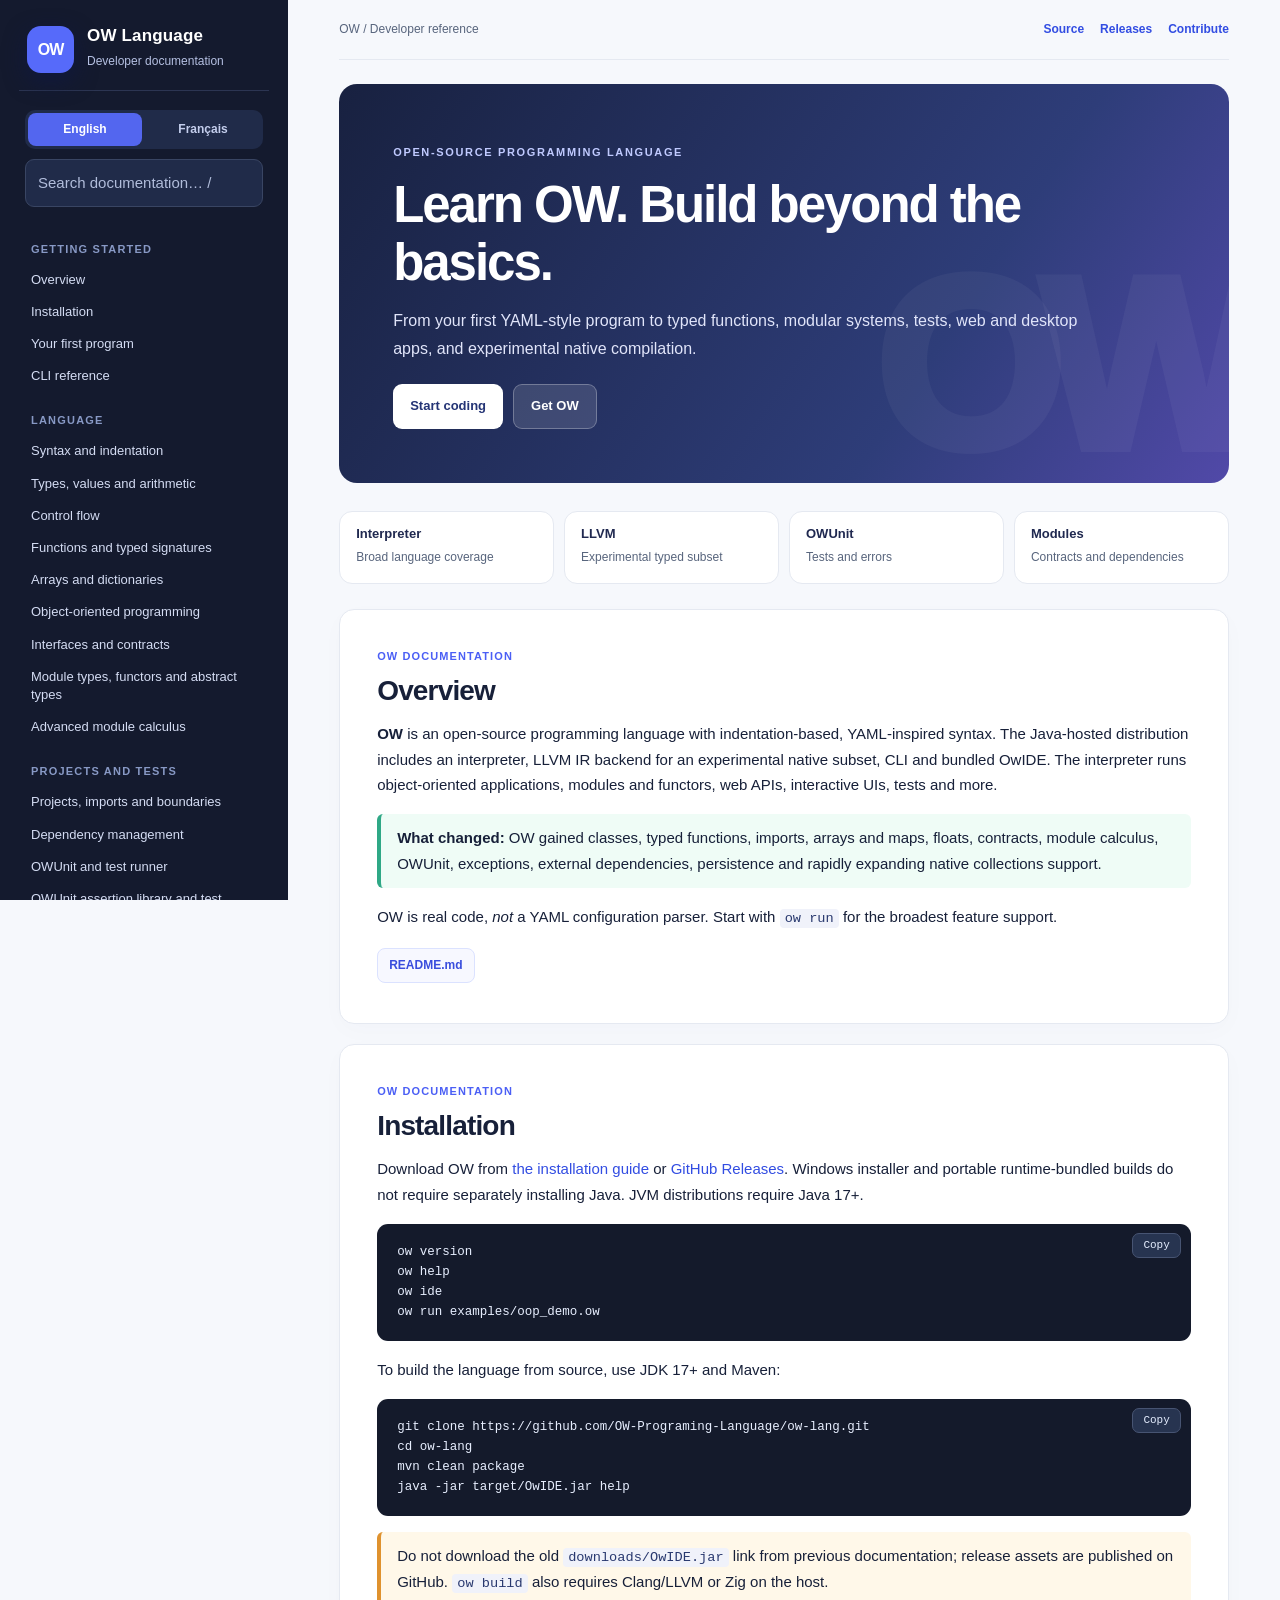
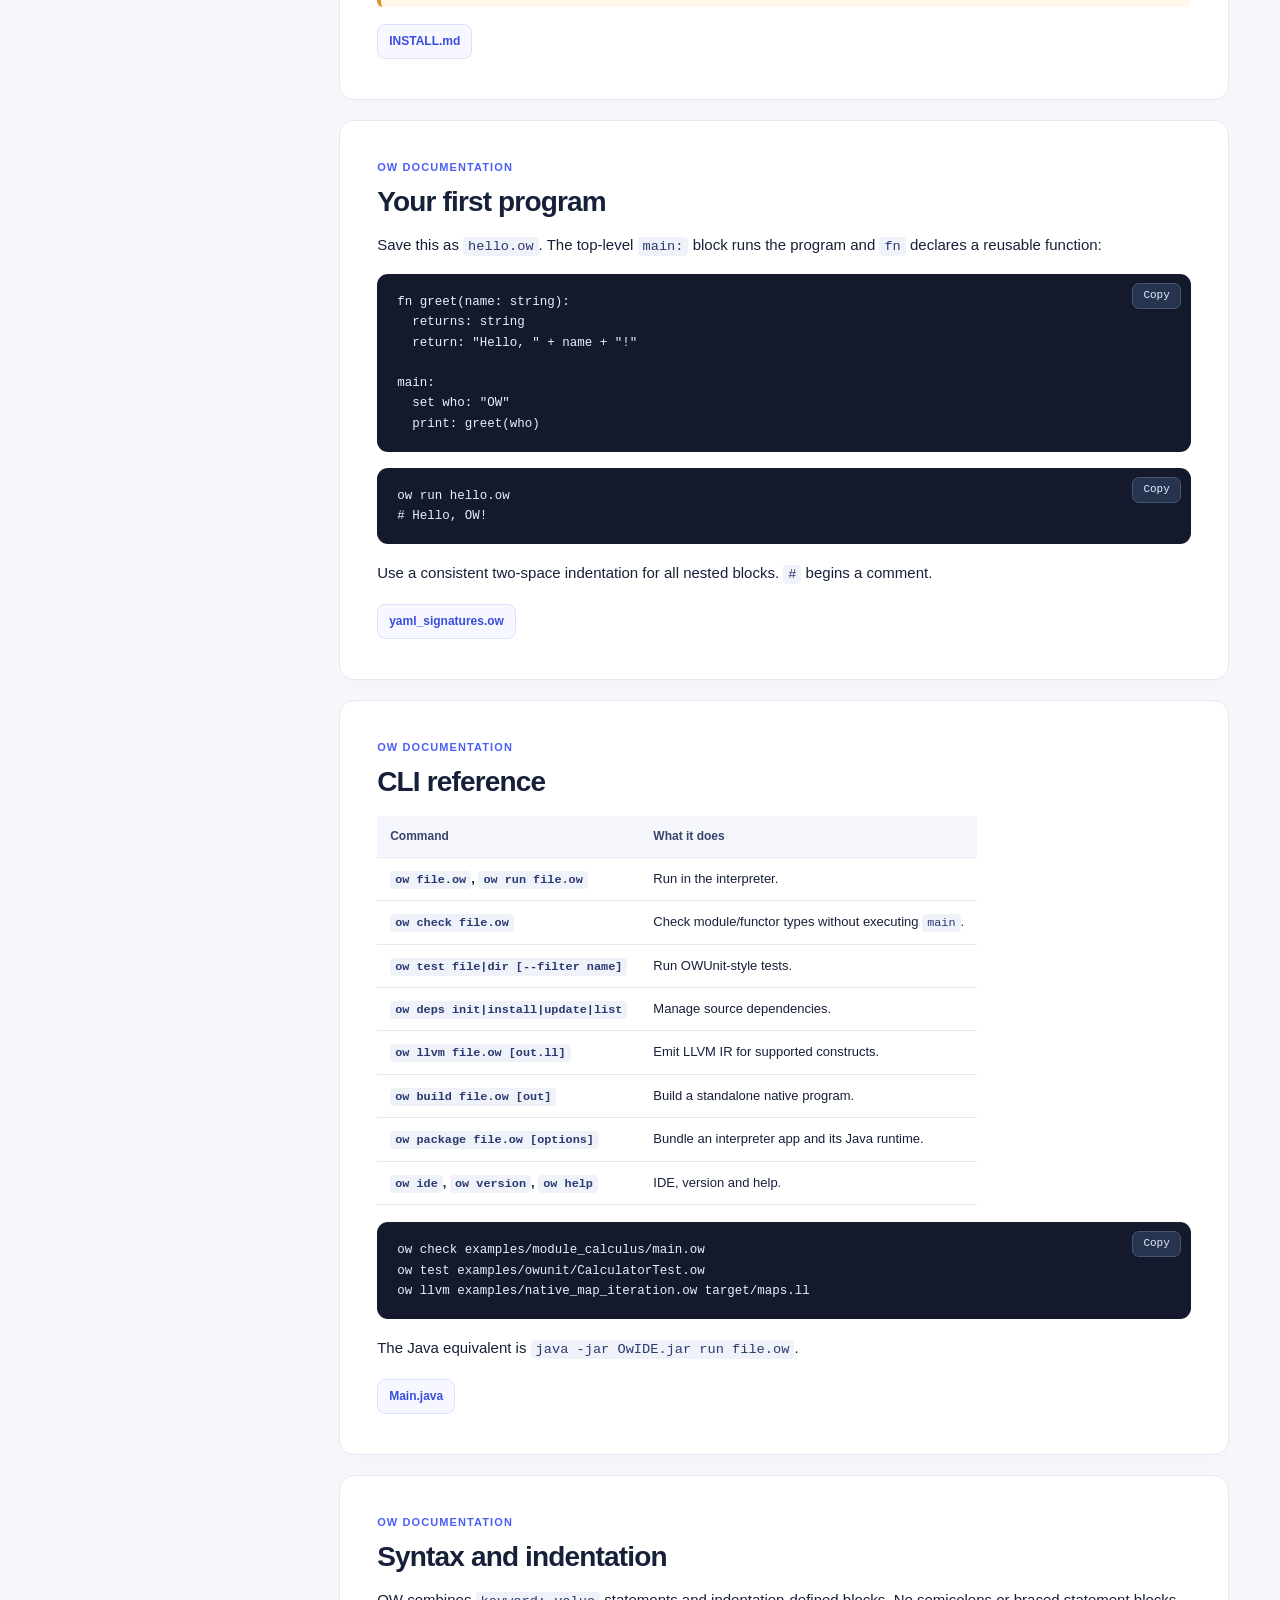
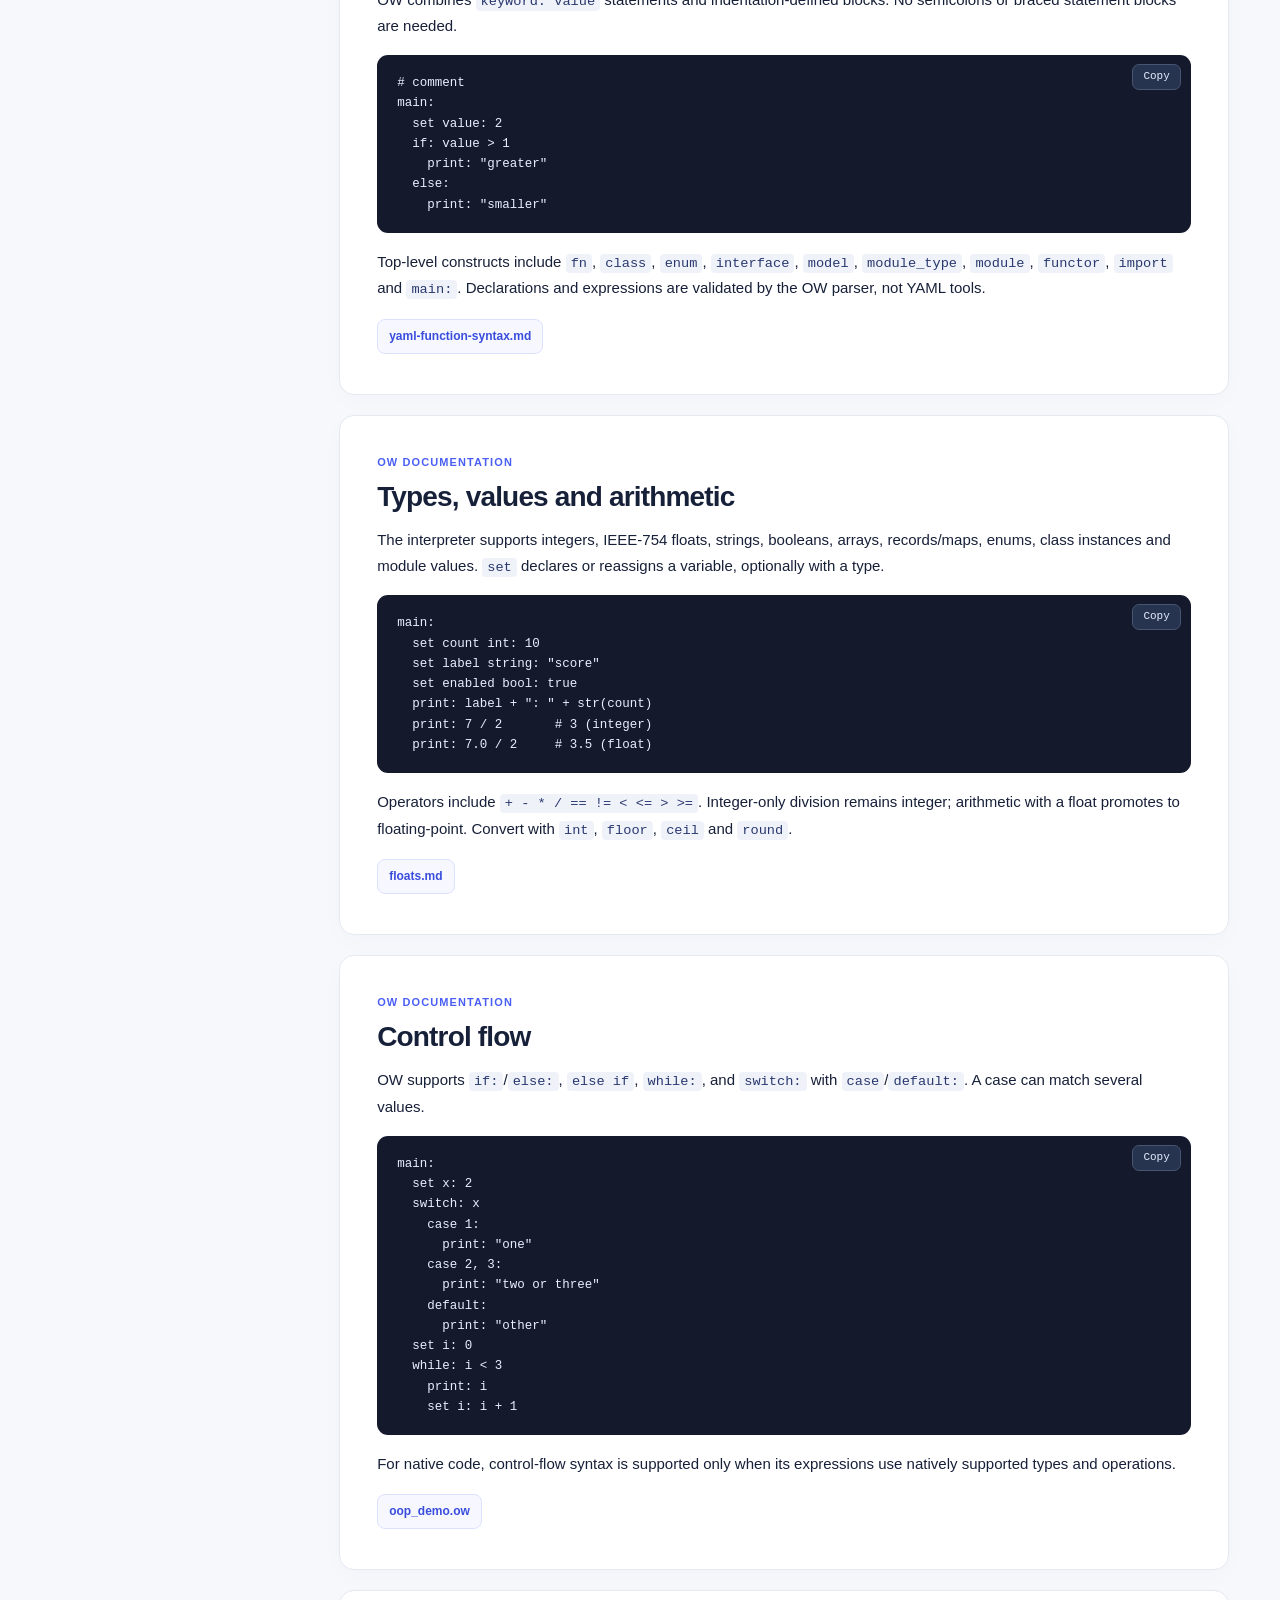
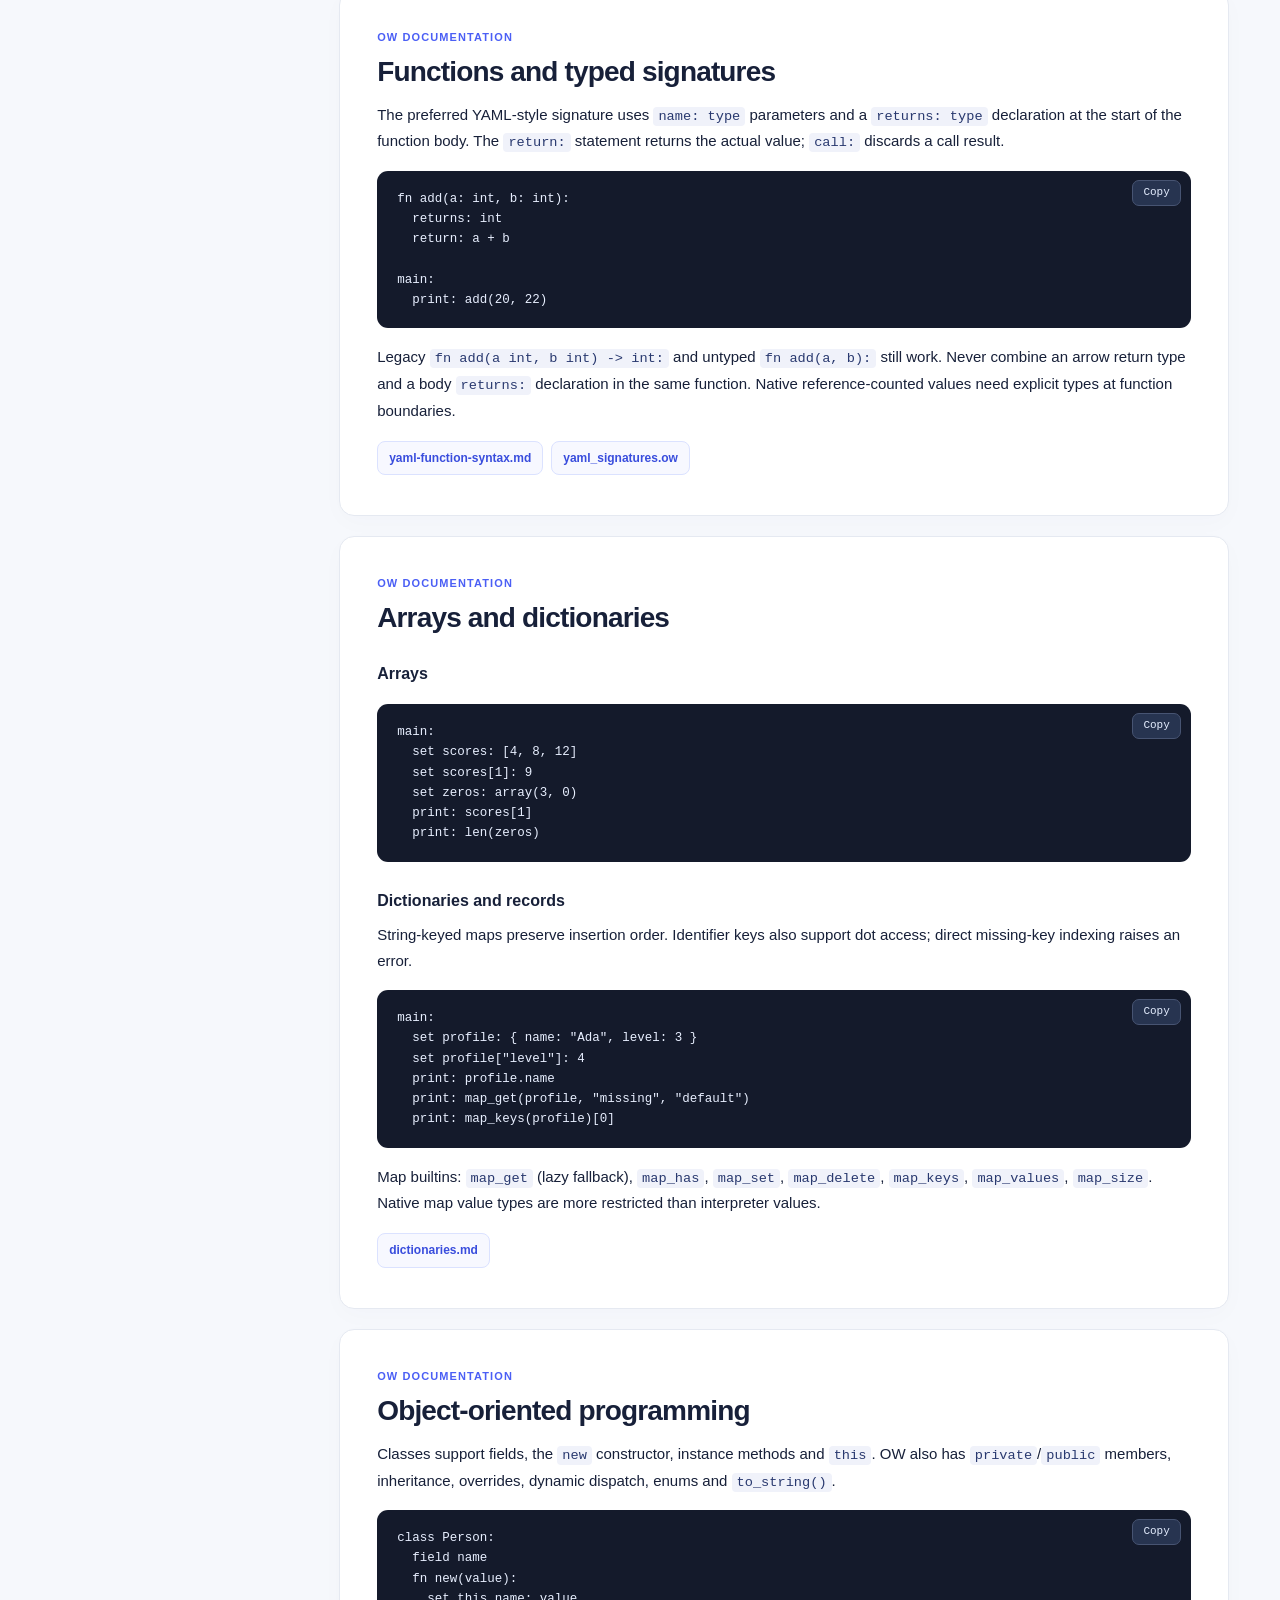
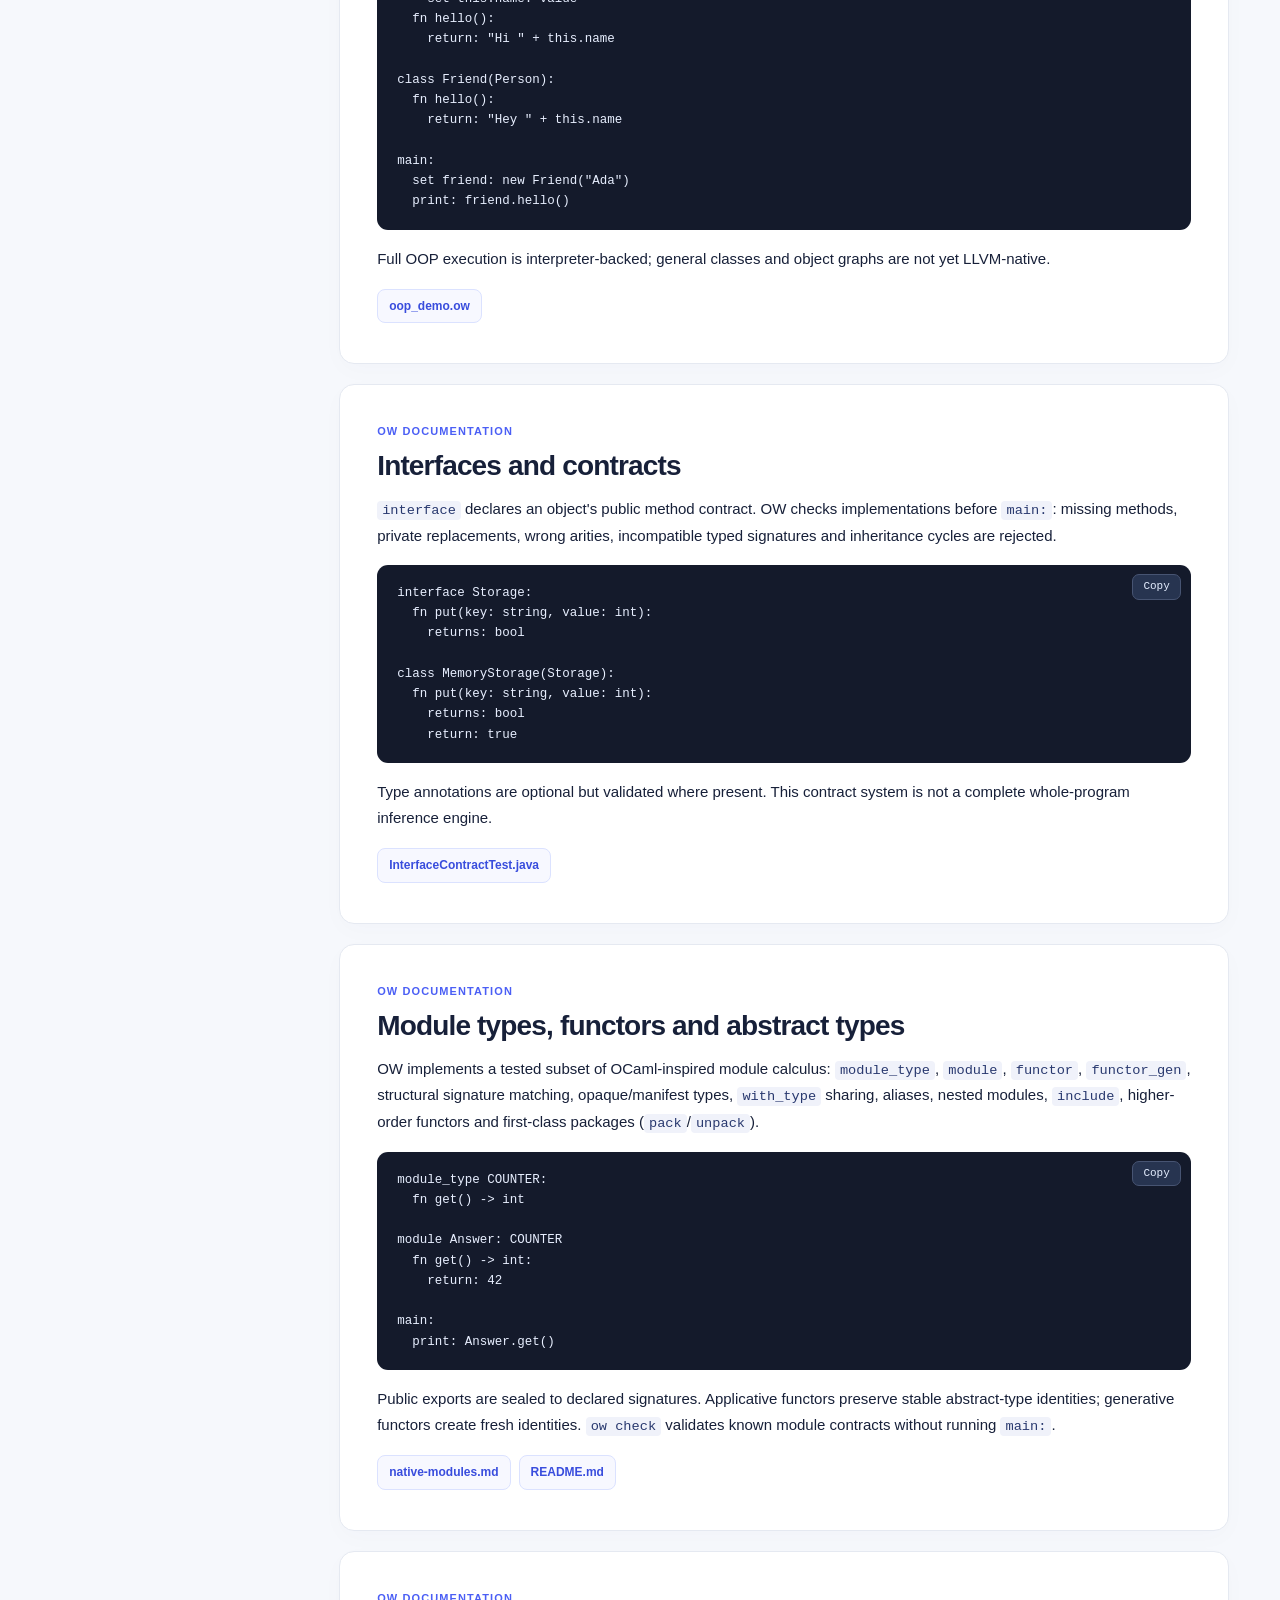
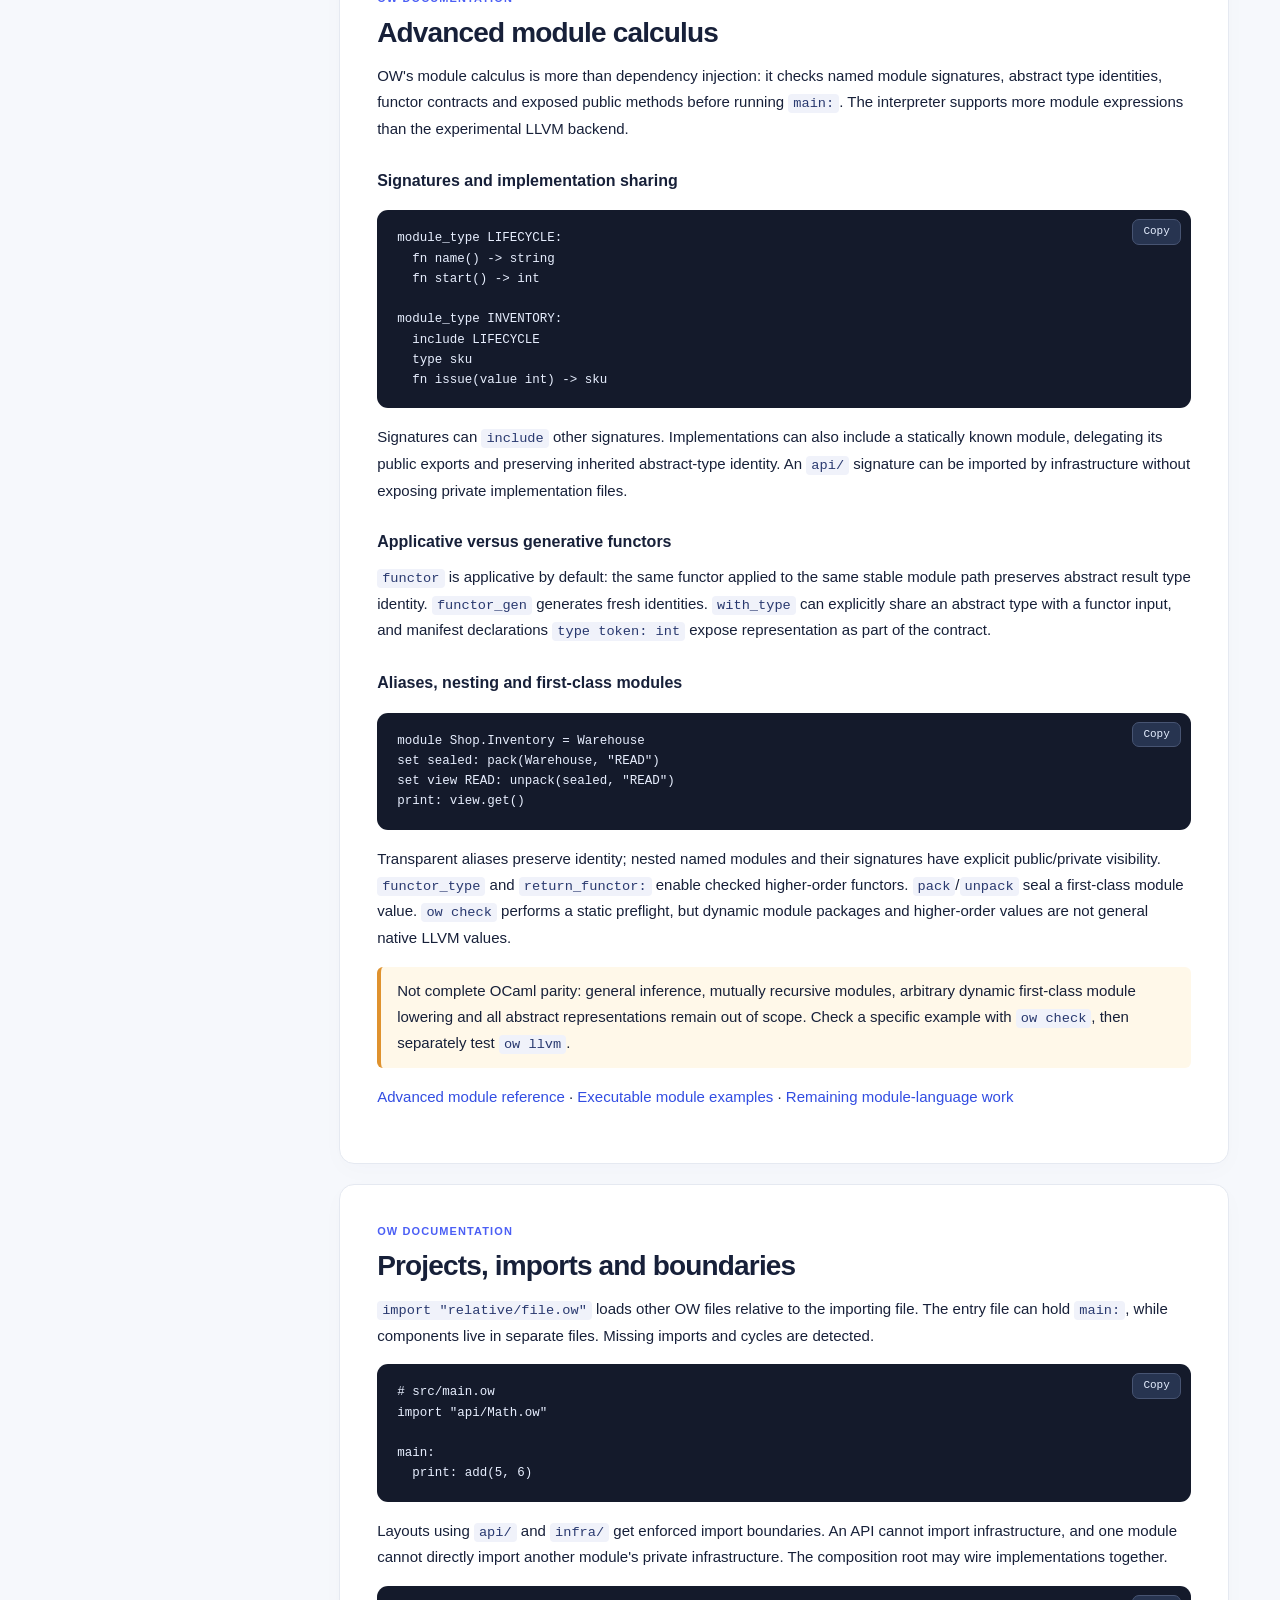
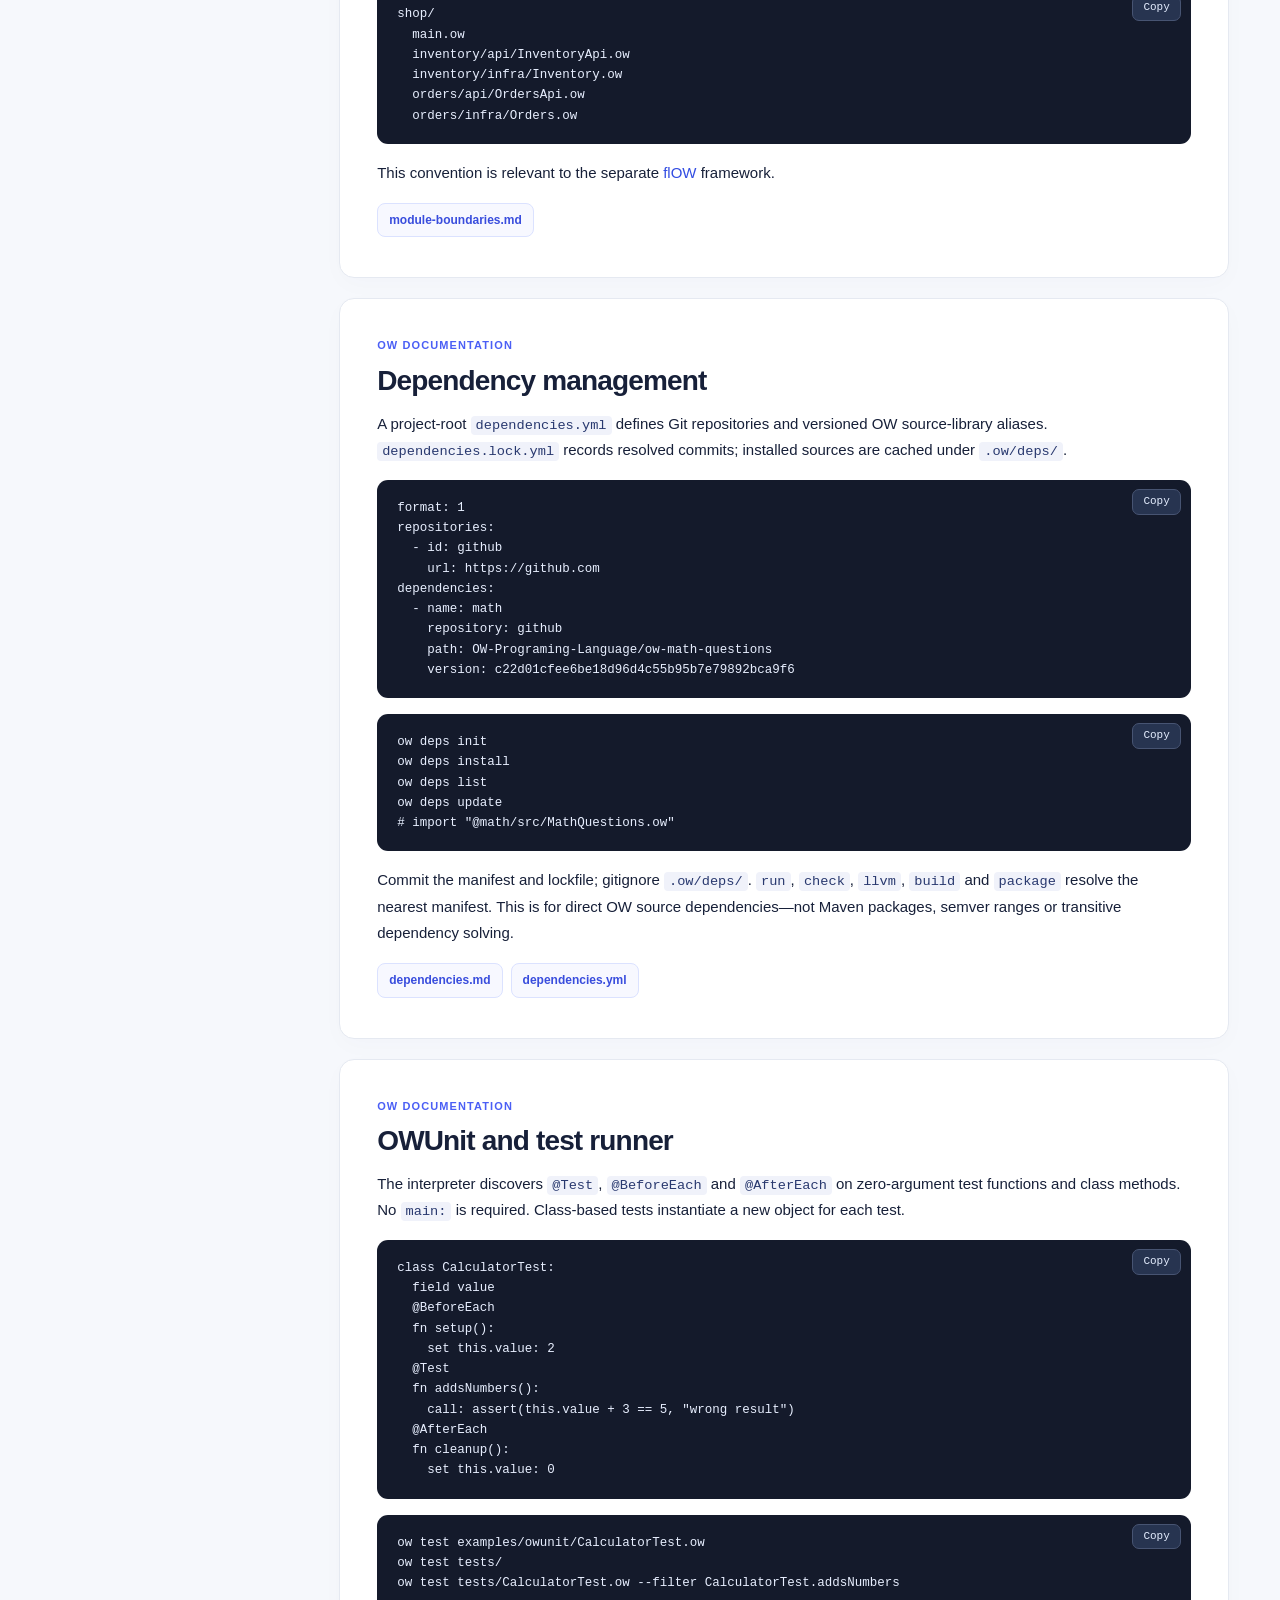
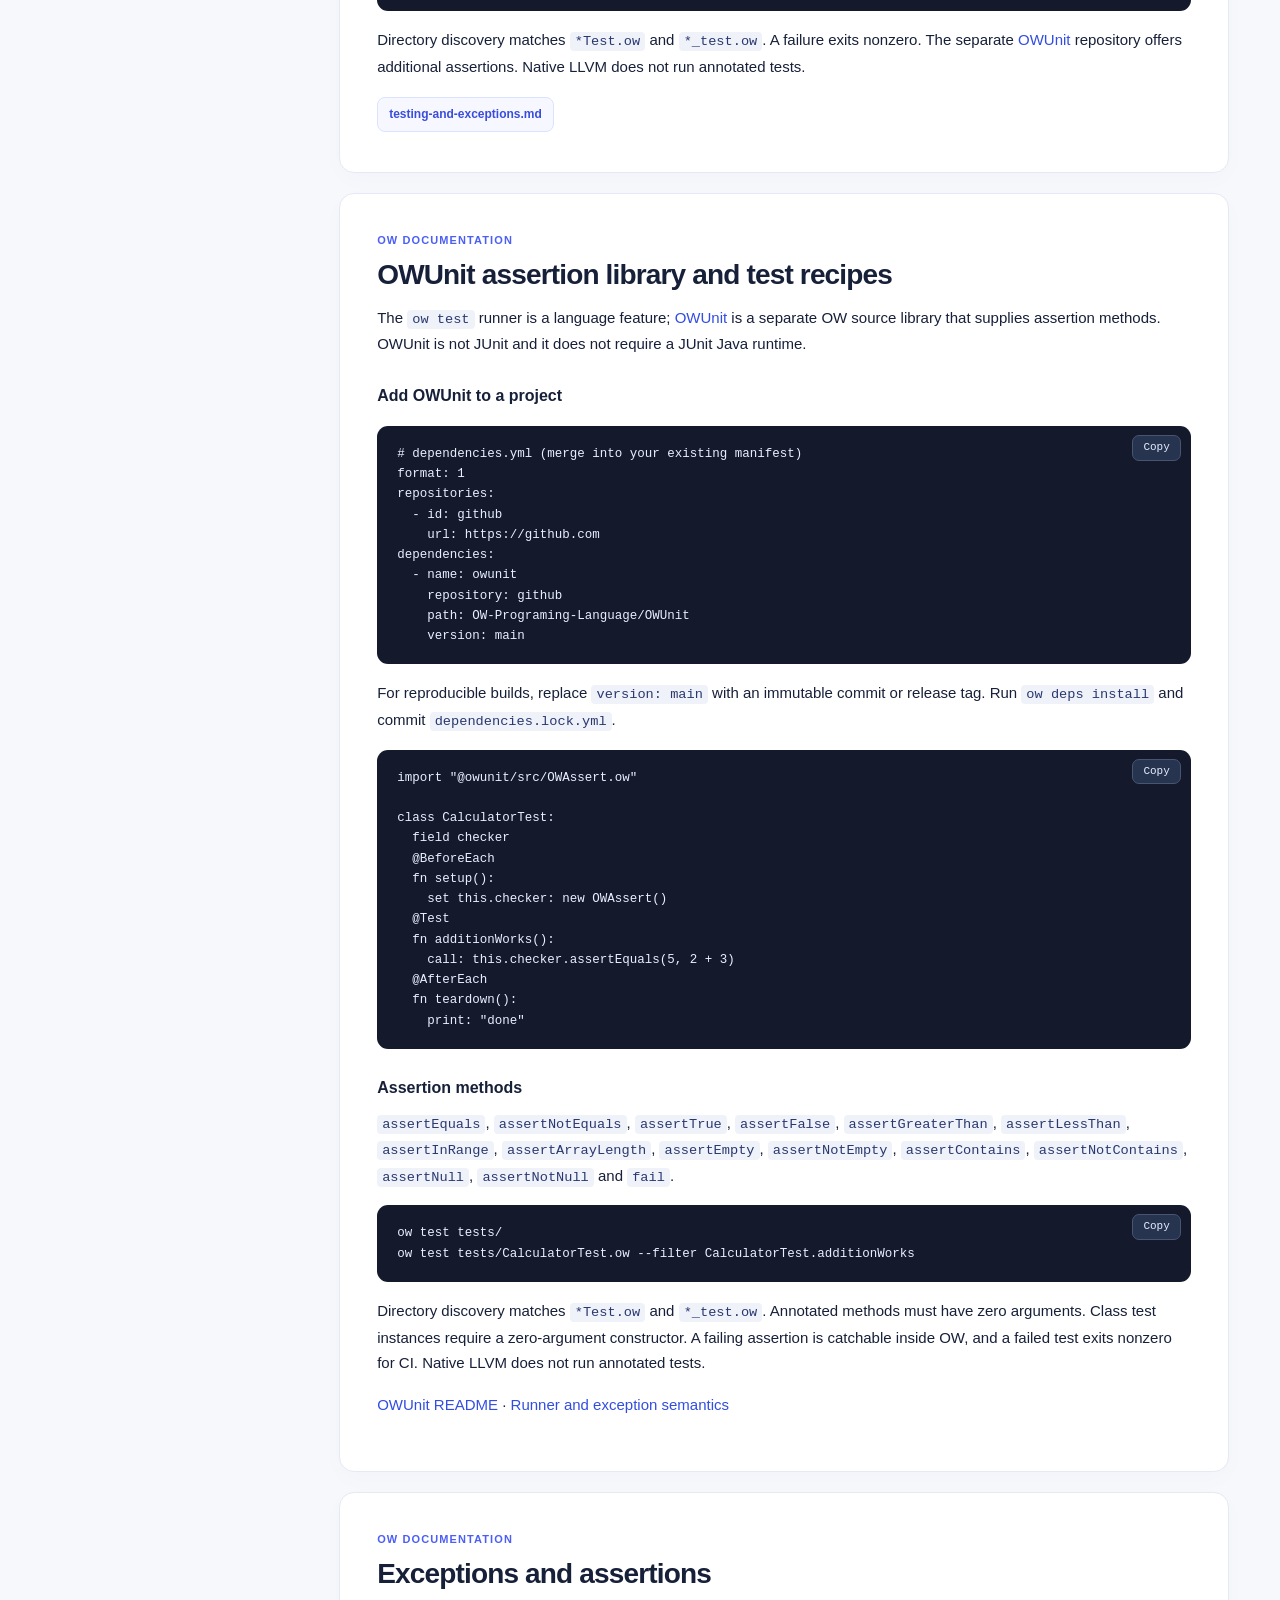
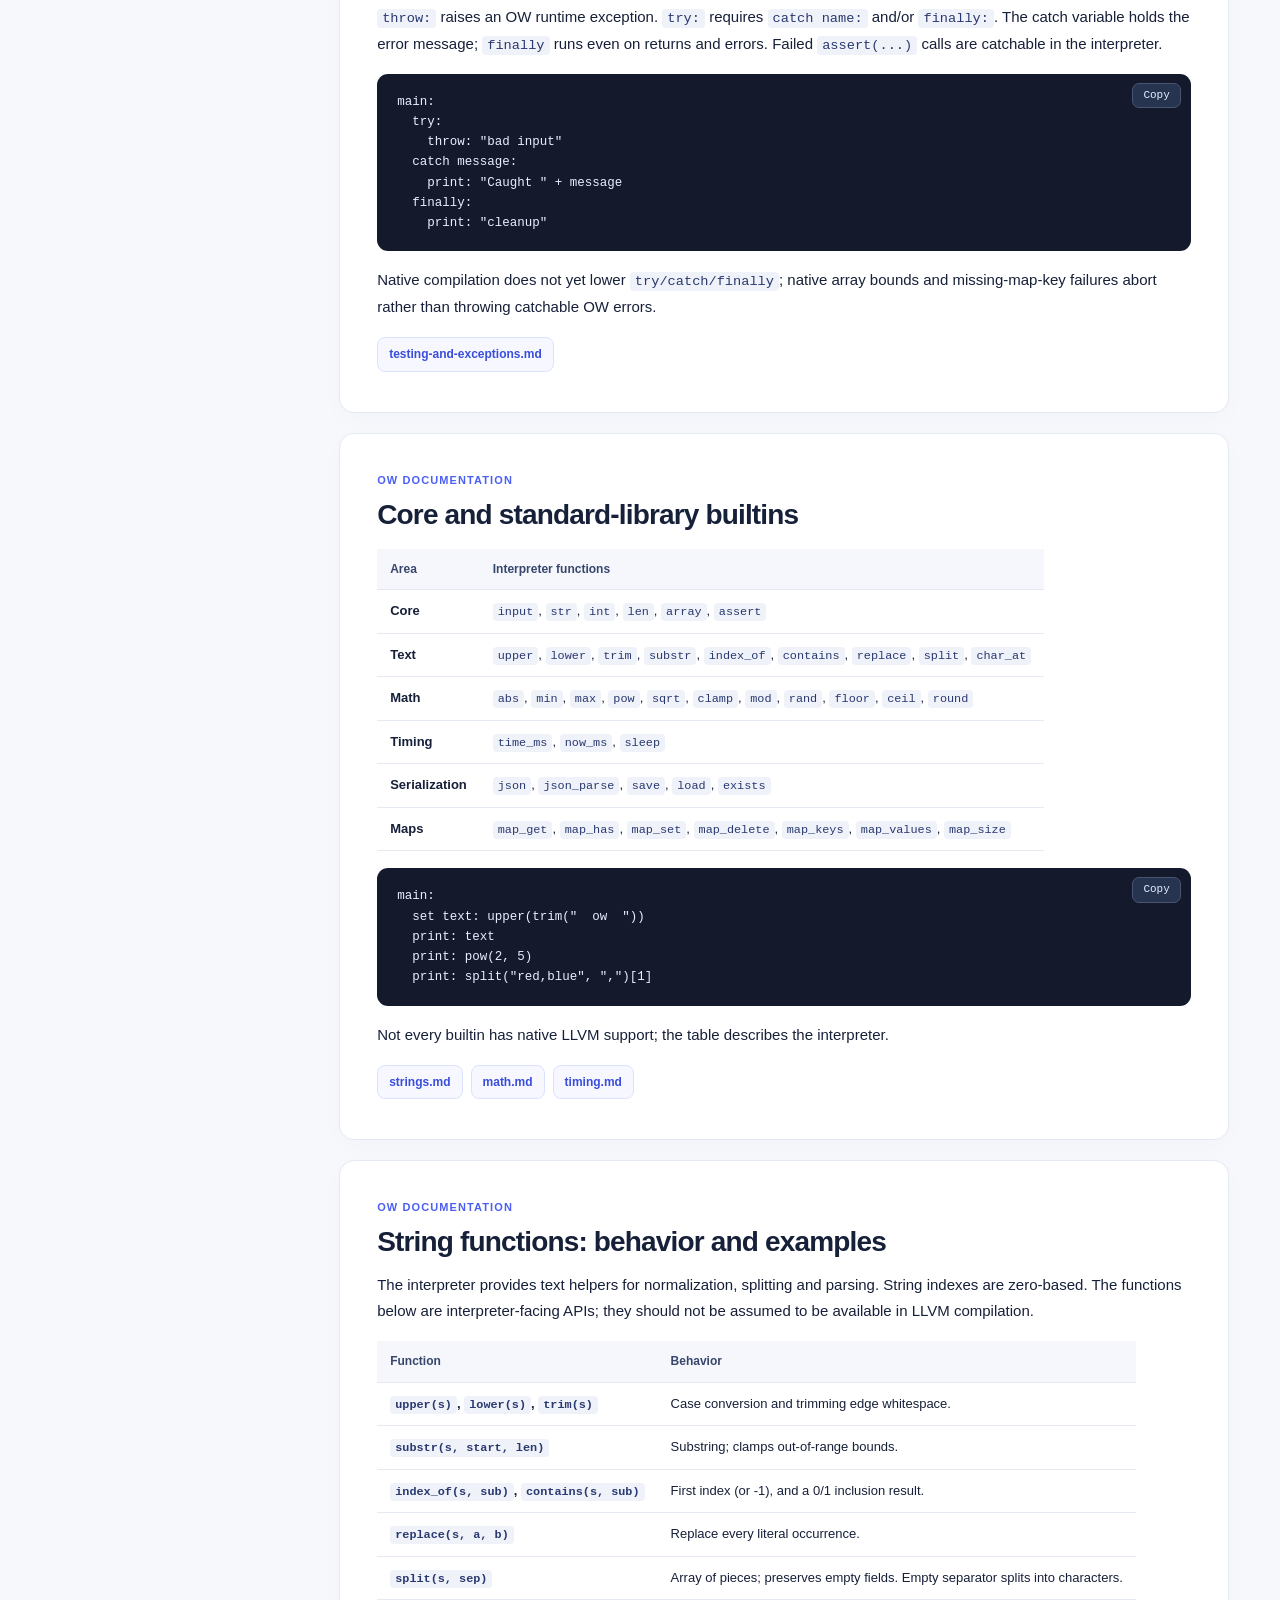
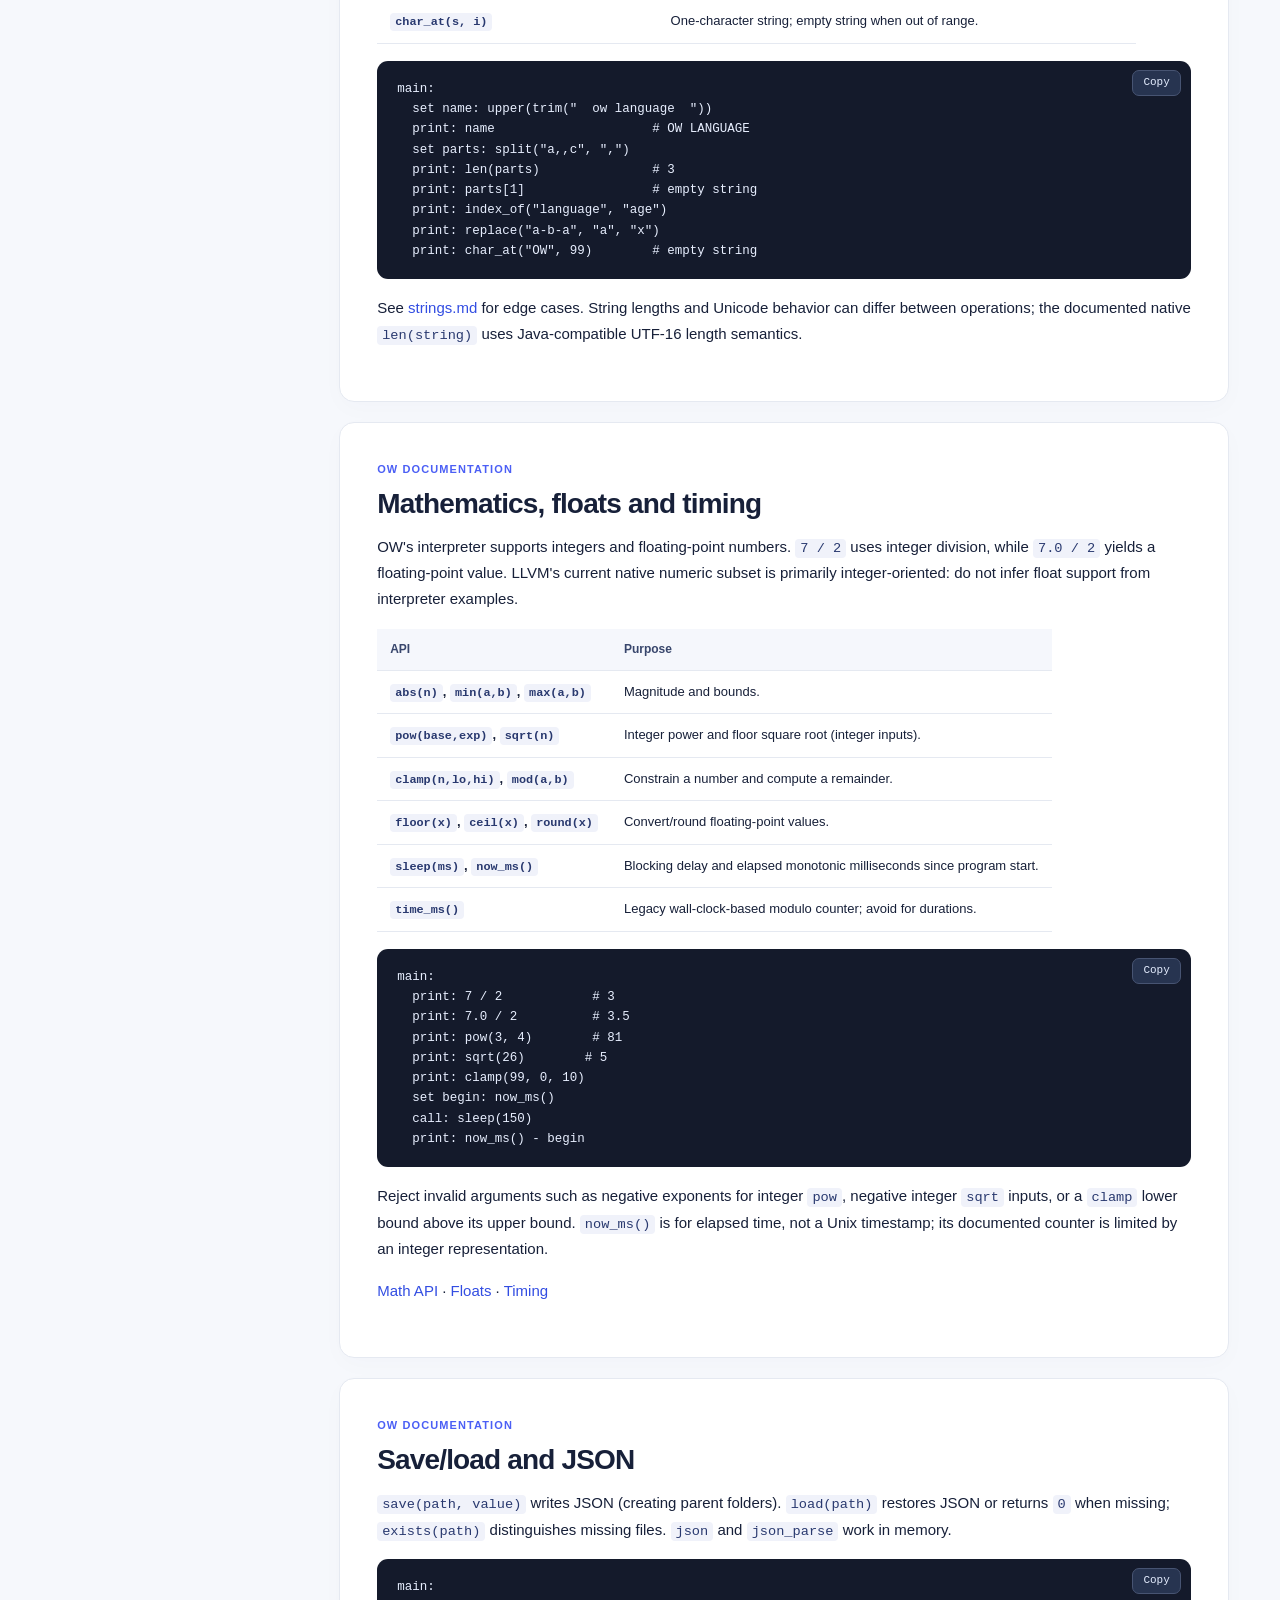
<file: index.html>
<!doctype html><html lang="en"><head><meta charset="utf-8"><meta name="viewport" content="width=device-width,initial-scale=1"><meta name="description" content="Complete OW programming language documentation: syntax, objects, modules, OWUnit, dependencies, UI and experimental LLVM native compilation."><title>OW Language — Complete Documentation</title><link rel="stylesheet" href="style.css"></head><body><div class="layout">
<aside class="sidebar" data-open="false"><a class="brand" href="#overview"><span class="brand-mark">OW</span><span><strong>OW Language</strong><small>Developer documentation</small></span></a><button type="button" id="mobile-toggle" class="mobile-toggle" aria-controls="docs-nav" aria-expanded="false">☰ Menu</button><div class="side-controls"><div class="lang-switch" aria-label="Language"><a class="active" href="index.html" lang="en" aria-current="page">English</a><a data-language-switch href="fr.html" lang="fr">Français</a></div><input type="search" class="search" id="docs-search" placeholder="Search documentation… /" aria-label="Search documentation" autocomplete="off"></div><nav id="docs-nav" aria-label="Documentation contents"><div class="nav-group"><h2>Getting started</h2><ul><li><a href="#overview">Overview</a></li><li><a href="#install">Installation</a></li><li><a href="#quickstart">Your first program</a></li><li><a href="#cli">CLI reference</a></li></ul></div><div class="nav-group"><h2>Language</h2><ul><li><a href="#syntax">Syntax and indentation</a></li><li><a href="#types">Types, values and arithmetic</a></li><li><a href="#control">Control flow</a></li><li><a href="#functions">Functions and typed signatures</a></li><li><a href="#collections">Arrays and dictionaries</a></li><li><a href="#oop">Object-oriented programming</a></li><li><a href="#interfaces">Interfaces and contracts</a></li><li><a href="#modules">Module types, functors and abstract types</a></li><li><a href="#module-advanced">Advanced module calculus</a></li></ul></div><div class="nav-group"><h2>Projects and tests</h2><ul><li><a href="#imports">Projects, imports and boundaries</a></li><li><a href="#dependencies">Dependency management</a></li><li><a href="#testing">OWUnit and test runner</a></li><li><a href="#owunit-assertions">OWUnit assertion library and test recipes</a></li><li><a href="#exceptions">Exceptions and assertions</a></li><li><a href="#builtins">Core and standard-library builtins</a></li><li><a href="#text-utils">String functions: behavior and examples</a></li><li><a href="#numbers-time">Mathematics, floats and timing</a></li></ul></div><div class="nav-group"><h2>Application runtime</h2><ul><li><a href="#files">Save/load and JSON</a></li><li><a href="#database">Built-in model tables</a></li><li><a href="#http">HTTP server and routes</a></li><li><a href="#runtime-spi">Runtime extensions and Java SPI</a></li><li><a href="#web-production">Running OW web services safely</a></li><li><a href="#ui">Web and native-window UI</a></li><li><a href="#ui-input">Images, input fields and UI callbacks</a></li><li><a href="#audio">Audio, mic and speech recognition</a></li></ul></div><div class="nav-group"><h2>LLVM native</h2><ul><li><a href="#native">LLVM native compilation overview</a></li><li><a href="#native-arrays">Native strings, arrays and ARC</a></li><li><a href="#native-maps">Native maps, nested values and iteration</a></li><li><a href="#native-details">Native ABI and collection compatibility details</a></li><li><a href="#native-modules">Native module/functor subset</a></li><li><a href="#packaging">Shipping OW applications</a></li></ul></div><div class="nav-group"><h2>More</h2><ul><li><a href="#ide">OwIDE and OWler-IDE</a></li><li><a href="#owler-workflow">OWler IDE: projects, dependencies and test runs</a></li><li><a href="#examples">Runnable examples</a></li><li><a href="#project-cookbook">Complete project recipes and source links</a></li><li><a href="#limits">Runtime compatibility matrix</a></li><li><a href="#troubleshooting">Troubleshooting</a></li><li><a href="#ecosystem">OW ecosystem</a></li><li><a href="#flow">flOW modular application framework</a></li><li><a href="#night">Night web framework and starter modules</a></li><li><a href="#cheatsheet">Cheat sheet</a></li></ul></div></nav><div class="side-footer">Maintained with <a href="https://github.com/OW-Programing-Language/ow-lang">ow-lang</a><p>Interpreted runtime is broader than native LLVM support.</p></div></aside>
<div class="content-shell"><div class="content"><div class="topline"><span>OW / Developer reference</span><span class="topline-links"><a href="https://github.com/OW-Programing-Language/ow-lang">Source</a><a href="https://github.com/OW-Programing-Language/ow-lang/releases">Releases</a><a href="https://github.com/OW-Programing-Language/owdocs">Contribute</a></span></div><header class="hero"><span class="eyebrow">Open-source programming language</span><h1>Learn OW. Build beyond the basics.</h1><p>From your first YAML-style program to typed functions, modular systems, tests, web and desktop apps, and experimental native compilation.</p><div class="actions"><a href="#quickstart" class="btn primary">Start coding</a><a href="https://github.com/OW-Programing-Language/ow-lang/releases" class="btn secondary">Get OW</a></div></header><div class="status-grid"><div class="status-box"><strong>Interpreter</strong><small>Broad language coverage</small></div><div class="status-box"><strong>LLVM</strong><small>Experimental typed subset</small></div><div class="status-box"><strong>OWUnit</strong><small>Tests and errors</small></div><div class="status-box"><strong>Modules</strong><small>Contracts and dependencies</small></div></div><div class="empty-results" id="empty-results" role="status">No matching topics. Try a different term.</div><main id="main-content"><section class="section" id="overview"><span class="kicker">OW documentation</span><h2>Overview</h2><p><strong>OW</strong> is an open-source programming language with indentation-based, YAML-inspired syntax. The Java-hosted distribution includes an interpreter, LLVM IR backend for an experimental native subset, CLI and bundled OwIDE. The interpreter runs object-oriented applications, modules and functors, web APIs, interactive UIs, tests and more.</p><div class="callout success"><strong>What changed:</strong> OW gained classes, typed functions, imports, arrays and maps, floats, contracts, module calculus, OWUnit, exceptions, external dependencies, persistence and rapidly expanding native collections support.</div><p>OW is real code, <em>not</em> a YAML configuration parser. Start with <code>ow run</code> for the broadest feature support.</p><div class="links"><a href="https://github.com/OW-Programing-Language/ow-lang/blob/main/README.md" target="_blank" rel="noopener noreferrer">README.md</a></div></section>
<section class="section" id="install"><span class="kicker">OW documentation</span><h2>Installation</h2><p>Download OW from <a href="https://github.com/OW-Programing-Language/ow-lang/blob/main/INSTALL.md" target="_blank" rel="noopener noreferrer">the installation guide</a> or <a href="https://github.com/OW-Programing-Language/ow-lang/releases">GitHub Releases</a>. Windows installer and portable runtime-bundled builds do not require separately installing Java. JVM distributions require Java 17+.</p><pre><code>ow version
ow help
ow ide
ow run examples/oop_demo.ow</code></pre><p>To build the language from source, use JDK 17+ and Maven:</p><pre><code>git clone https://github.com/OW-Programing-Language/ow-lang.git
cd ow-lang
mvn clean package
java -jar target/OwIDE.jar help</code></pre><div class="callout warning">Do not download the old <code>downloads/OwIDE.jar</code> link from previous documentation; release assets are published on GitHub. <code>ow build</code> also requires Clang/LLVM or Zig on the host.</div><div class="links"><a href="https://github.com/OW-Programing-Language/ow-lang/blob/main/INSTALL.md" target="_blank" rel="noopener noreferrer">INSTALL.md</a></div></section>
<section class="section" id="quickstart"><span class="kicker">OW documentation</span><h2>Your first program</h2><p>Save this as <code>hello.ow</code>. The top-level <code>main:</code> block runs the program and <code>fn</code> declares a reusable function:</p><pre><code>fn greet(name: string):
  returns: string
  return: "Hello, " + name + "!"

main:
  set who: "OW"
  print: greet(who)</code></pre><pre><code>ow run hello.ow
# Hello, OW!</code></pre><p>Use a consistent two-space indentation for all nested blocks. <code>#</code> begins a comment.</p><div class="links"><a href="https://github.com/OW-Programing-Language/ow-lang/blob/main/examples/yaml_signatures.ow" target="_blank" rel="noopener noreferrer">yaml_signatures.ow</a></div></section>
<section class="section" id="cli"><span class="kicker">OW documentation</span><h2>CLI reference</h2><table><tr><th>Command</th><th>What it does</th></tr><tr><td><code>ow file.ow</code>, <code>ow run file.ow</code></td><td>Run in the interpreter.</td></tr><tr><td><code>ow check file.ow</code></td><td>Check module/functor types without executing <code>main</code>.</td></tr><tr><td><code>ow test file|dir [--filter name]</code></td><td>Run OWUnit-style tests.</td></tr><tr><td><code>ow deps init|install|update|list</code></td><td>Manage source dependencies.</td></tr><tr><td><code>ow llvm file.ow [out.ll]</code></td><td>Emit LLVM IR for supported constructs.</td></tr><tr><td><code>ow build file.ow [out]</code></td><td>Build a standalone native program.</td></tr><tr><td><code>ow package file.ow [options]</code></td><td>Bundle an interpreter app and its Java runtime.</td></tr><tr><td><code>ow ide</code>, <code>ow version</code>, <code>ow help</code></td><td>IDE, version and help.</td></tr></table><pre><code>ow check examples/module_calculus/main.ow
ow test examples/owunit/CalculatorTest.ow
ow llvm examples/native_map_iteration.ow target/maps.ll</code></pre><p>The Java equivalent is <code>java -jar OwIDE.jar run file.ow</code>.</p><div class="links"><a href="https://github.com/OW-Programing-Language/ow-lang/blob/main/src/main/java/dev/oreo/Main.java" target="_blank" rel="noopener noreferrer">Main.java</a></div></section>
<section class="section" id="syntax"><span class="kicker">OW documentation</span><h2>Syntax and indentation</h2><p>OW combines <code>keyword: value</code> statements and indentation-defined blocks. No semicolons or braced statement blocks are needed.</p><pre><code># comment
main:
  set value: 2
  if: value &gt; 1
    print: "greater"
  else:
    print: "smaller"</code></pre><p>Top-level constructs include <code>fn</code>, <code>class</code>, <code>enum</code>, <code>interface</code>, <code>model</code>, <code>module_type</code>, <code>module</code>, <code>functor</code>, <code>import</code> and <code>main:</code>. Declarations and expressions are validated by the OW parser, not YAML tools.</p><div class="links"><a href="https://github.com/OW-Programing-Language/ow-lang/blob/main/docs/yaml-function-syntax.md" target="_blank" rel="noopener noreferrer">yaml-function-syntax.md</a></div></section>
<section class="section" id="types"><span class="kicker">OW documentation</span><h2>Types, values and arithmetic</h2><p>The interpreter supports integers, IEEE-754 floats, strings, booleans, arrays, records/maps, enums, class instances and module values. <code>set</code> declares or reassigns a variable, optionally with a type.</p><pre><code>main:
  set count int: 10
  set label string: "score"
  set enabled bool: true
  print: label + ": " + str(count)
  print: 7 / 2       # 3 (integer)
  print: 7.0 / 2     # 3.5 (float)</code></pre><p>Operators include <code>+ - * / == != &lt; &lt;= &gt; &gt;=</code>. Integer-only division remains integer; arithmetic with a float promotes to floating-point. Convert with <code>int</code>, <code>floor</code>, <code>ceil</code> and <code>round</code>.</p><div class="links"><a href="https://github.com/OW-Programing-Language/ow-lang/blob/main/docs/floats.md" target="_blank" rel="noopener noreferrer">floats.md</a></div></section>
<section class="section" id="control"><span class="kicker">OW documentation</span><h2>Control flow</h2><p>OW supports <code>if:</code>/<code>else:</code>, <code>else if</code>, <code>while:</code>, and <code>switch:</code> with <code>case</code>/<code>default:</code>. A case can match several values.</p><pre><code>main:
  set x: 2
  switch: x
    case 1:
      print: "one"
    case 2, 3:
      print: "two or three"
    default:
      print: "other"
  set i: 0
  while: i &lt; 3
    print: i
    set i: i + 1</code></pre><p>For native code, control-flow syntax is supported only when its expressions use natively supported types and operations.</p><div class="links"><a href="https://github.com/OW-Programing-Language/ow-lang/blob/main/examples/oop_demo.ow" target="_blank" rel="noopener noreferrer">oop_demo.ow</a></div></section>
<section class="section" id="functions"><span class="kicker">OW documentation</span><h2>Functions and typed signatures</h2><p>The preferred YAML-style signature uses <code>name: type</code> parameters and a <code>returns: type</code> declaration at the start of the function body. The <code>return:</code> statement returns the actual value; <code>call:</code> discards a call result.</p><pre><code>fn add(a: int, b: int):
  returns: int
  return: a + b

main:
  print: add(20, 22)</code></pre><p>Legacy <code>fn add(a int, b int) -&gt; int:</code> and untyped <code>fn add(a, b):</code> still work. Never combine an arrow return type and a body <code>returns:</code> declaration in the same function. Native reference-counted values need explicit types at function boundaries.</p><div class="links"><a href="https://github.com/OW-Programing-Language/ow-lang/blob/main/docs/yaml-function-syntax.md" target="_blank" rel="noopener noreferrer">yaml-function-syntax.md</a><a href="https://github.com/OW-Programing-Language/ow-lang/blob/main/examples/yaml_signatures.ow" target="_blank" rel="noopener noreferrer">yaml_signatures.ow</a></div></section>
<section class="section" id="collections"><span class="kicker">OW documentation</span><h2>Arrays and dictionaries</h2><h3>Arrays</h3><pre><code>main:
  set scores: [4, 8, 12]
  set scores[1]: 9
  set zeros: array(3, 0)
  print: scores[1]
  print: len(zeros)</code></pre><h3>Dictionaries and records</h3><p>String-keyed maps preserve insertion order. Identifier keys also support dot access; direct missing-key indexing raises an error.</p><pre><code>main:
  set profile: { name: "Ada", level: 3 }
  set profile["level"]: 4
  print: profile.name
  print: map_get(profile, "missing", "default")
  print: map_keys(profile)[0]</code></pre><p>Map builtins: <code>map_get</code> (lazy fallback), <code>map_has</code>, <code>map_set</code>, <code>map_delete</code>, <code>map_keys</code>, <code>map_values</code>, <code>map_size</code>. Native map value types are more restricted than interpreter values.</p><div class="links"><a href="https://github.com/OW-Programing-Language/ow-lang/blob/main/docs/dictionaries.md" target="_blank" rel="noopener noreferrer">dictionaries.md</a></div></section>
<section class="section" id="oop"><span class="kicker">OW documentation</span><h2>Object-oriented programming</h2><p>Classes support fields, the <code>new</code> constructor, instance methods and <code>this</code>. OW also has <code>private</code>/<code>public</code> members, inheritance, overrides, dynamic dispatch, enums and <code>to_string()</code>.</p><pre><code>class Person:
  field name
  fn new(value):
    set this.name: value
  fn hello():
    return: "Hi " + this.name

class Friend(Person):
  fn hello():
    return: "Hey " + this.name

main:
  set friend: new Friend("Ada")
  print: friend.hello()</code></pre><p>Full OOP execution is interpreter-backed; general classes and object graphs are not yet LLVM-native.</p><div class="links"><a href="https://github.com/OW-Programing-Language/ow-lang/blob/main/examples/oop_demo.ow" target="_blank" rel="noopener noreferrer">oop_demo.ow</a></div></section>
<section class="section" id="interfaces"><span class="kicker">OW documentation</span><h2>Interfaces and contracts</h2><p><code>interface</code> declares an object's public method contract. OW checks implementations before <code>main:</code>: missing methods, private replacements, wrong arities, incompatible typed signatures and inheritance cycles are rejected.</p><pre><code>interface Storage:
  fn put(key: string, value: int):
    returns: bool

class MemoryStorage(Storage):
  fn put(key: string, value: int):
    returns: bool
    return: true</code></pre><p>Type annotations are optional but validated where present. This contract system is not a complete whole-program inference engine.</p><div class="links"><a href="https://github.com/OW-Programing-Language/ow-lang/blob/main/src/test/java/dev/oreo/InterfaceContractTest.java" target="_blank" rel="noopener noreferrer">InterfaceContractTest.java</a></div></section>
<section class="section" id="modules"><span class="kicker">OW documentation</span><h2>Module types, functors and abstract types</h2><p>OW implements a tested subset of OCaml-inspired module calculus: <code>module_type</code>, <code>module</code>, <code>functor</code>, <code>functor_gen</code>, structural signature matching, opaque/manifest types, <code>with_type</code> sharing, aliases, nested modules, <code>include</code>, higher-order functors and first-class packages (<code>pack</code>/<code>unpack</code>).</p><pre><code>module_type COUNTER:
  fn get() -&gt; int

module Answer: COUNTER
  fn get() -&gt; int:
    return: 42

main:
  print: Answer.get()</code></pre><p>Public exports are sealed to declared signatures. Applicative functors preserve stable abstract-type identities; generative functors create fresh identities. <code>ow check</code> validates known module contracts without running <code>main:</code>.</p><div class="links"><a href="https://github.com/OW-Programing-Language/ow-lang/blob/main/docs/native-modules.md" target="_blank" rel="noopener noreferrer">native-modules.md</a><a href="https://github.com/OW-Programing-Language/ow-lang/blob/main/examples/module_calculus/README.md" target="_blank" rel="noopener noreferrer">README.md</a></div></section>
<section class="section" id="module-advanced"><span class="kicker">OW documentation</span><h2>Advanced module calculus</h2><p>OW's module calculus is more than dependency injection: it checks named module signatures, abstract type identities, functor contracts and exposed public methods before running <code>main:</code>. The interpreter supports more module expressions than the experimental LLVM backend.</p><h3>Signatures and implementation sharing</h3><pre><code>module_type LIFECYCLE:
  fn name() -&gt; string
  fn start() -&gt; int

module_type INVENTORY:
  include LIFECYCLE
  type sku
  fn issue(value int) -&gt; sku</code></pre><p>Signatures can <code>include</code> other signatures. Implementations can also include a statically known module, delegating its public exports and preserving inherited abstract-type identity. An <code>api/</code> signature can be imported by infrastructure without exposing private implementation files.</p><h3>Applicative versus generative functors</h3><p><code>functor</code> is applicative by default: the same functor applied to the same stable module path preserves abstract result type identity. <code>functor_gen</code> generates fresh identities. <code>with_type</code> can explicitly share an abstract type with a functor input, and manifest declarations <code>type token: int</code> expose representation as part of the contract.</p><h3>Aliases, nesting and first-class modules</h3><pre><code>module Shop.Inventory = Warehouse
set sealed: pack(Warehouse, "READ")
set view READ: unpack(sealed, "READ")
print: view.get()</code></pre><p>Transparent aliases preserve identity; nested named modules and their signatures have explicit public/private visibility. <code>functor_type</code> and <code>return_functor:</code> enable checked higher-order functors. <code>pack</code>/<code>unpack</code> seal a first-class module value. <code>ow check</code> performs a static preflight, but dynamic module packages and higher-order values are not general native LLVM values.</p><div class="callout warning">Not complete OCaml parity: general inference, mutually recursive modules, arbitrary dynamic first-class module lowering and all abstract representations remain out of scope. Check a specific example with <code>ow check</code>, then separately test <code>ow llvm</code>.</div><p><a href="https://github.com/OW-Programing-Language/ow-lang/blob/main/docs/native-modules.md">Advanced module reference</a> · <a href="https://github.com/OW-Programing-Language/ow-lang/tree/main/examples/module_calculus">Executable module examples</a> · <a href="https://github.com/OW-Programing-Language/ow-lang/issues/16">Remaining module-language work</a></p></section>
<section class="section" id="imports"><span class="kicker">OW documentation</span><h2>Projects, imports and boundaries</h2><p><code>import "relative/file.ow"</code> loads other OW files relative to the importing file. The entry file can hold <code>main:</code>, while components live in separate files. Missing imports and cycles are detected.</p><pre><code># src/main.ow
import "api/Math.ow"

main:
  print: add(5, 6)</code></pre><p>Layouts using <code>api/</code> and <code>infra/</code> get enforced import boundaries. An API cannot import infrastructure, and one module cannot directly import another module's private infrastructure. The composition root may wire implementations together.</p><pre><code>shop/
  main.ow
  inventory/api/InventoryApi.ow
  inventory/infra/Inventory.ow
  orders/api/OrdersApi.ow
  orders/infra/Orders.ow</code></pre><p>This convention is relevant to the separate <a href="https://github.com/OW-Programing-Language/flOW---OW-Modular-Framework">flOW</a> framework.</p><div class="links"><a href="https://github.com/OW-Programing-Language/ow-lang/blob/main/docs/module-boundaries.md" target="_blank" rel="noopener noreferrer">module-boundaries.md</a></div></section>
<section class="section" id="dependencies"><span class="kicker">OW documentation</span><h2>Dependency management</h2><p>A project-root <code>dependencies.yml</code> defines Git repositories and versioned OW source-library aliases. <code>dependencies.lock.yml</code> records resolved commits; installed sources are cached under <code>.ow/deps/</code>.</p><pre><code>format: 1
repositories:
  - id: github
    url: https://github.com
dependencies:
  - name: math
    repository: github
    path: OW-Programing-Language/ow-math-questions
    version: c22d01cfee6be18d96d4c55b95b7e79892bca9f6</code></pre><pre><code>ow deps init
ow deps install
ow deps list
ow deps update
# import "@math/src/MathQuestions.ow"</code></pre><p>Commit the manifest and lockfile; gitignore <code>.ow/deps/</code>. <code>run</code>, <code>check</code>, <code>llvm</code>, <code>build</code> and <code>package</code> resolve the nearest manifest. This is for direct OW source dependencies—not Maven packages, semver ranges or transitive dependency solving.</p><div class="links"><a href="https://github.com/OW-Programing-Language/ow-lang/blob/main/docs/dependencies.md" target="_blank" rel="noopener noreferrer">dependencies.md</a><a href="https://github.com/OW-Programing-Language/ow-lang/blob/main/examples/dependencies-demo/dependencies.yml" target="_blank" rel="noopener noreferrer">dependencies.yml</a></div></section>
<section class="section" id="testing"><span class="kicker">OW documentation</span><h2>OWUnit and test runner</h2><p>The interpreter discovers <code>@Test</code>, <code>@BeforeEach</code> and <code>@AfterEach</code> on zero-argument test functions and class methods. No <code>main:</code> is required. Class-based tests instantiate a new object for each test.</p><pre><code>class CalculatorTest:
  field value
  @BeforeEach
  fn setup():
    set this.value: 2
  @Test
  fn addsNumbers():
    call: assert(this.value + 3 == 5, "wrong result")
  @AfterEach
  fn cleanup():
    set this.value: 0</code></pre><pre><code>ow test examples/owunit/CalculatorTest.ow
ow test tests/
ow test tests/CalculatorTest.ow --filter CalculatorTest.addsNumbers</code></pre><p>Directory discovery matches <code>*Test.ow</code> and <code>*_test.ow</code>. A failure exits nonzero. The separate <a href="https://github.com/OW-Programing-Language/OWUnit">OWUnit</a> repository offers additional assertions. Native LLVM does not run annotated tests.</p><div class="links"><a href="https://github.com/OW-Programing-Language/ow-lang/blob/main/docs/testing-and-exceptions.md" target="_blank" rel="noopener noreferrer">testing-and-exceptions.md</a></div></section>
<section class="section" id="owunit-assertions"><span class="kicker">OW documentation</span><h2>OWUnit assertion library and test recipes</h2><p>The <code>ow test</code> runner is a language feature; <a href="https://github.com/OW-Programing-Language/OWUnit">OWUnit</a> is a separate OW source library that supplies assertion methods. OWUnit is not JUnit and it does not require a JUnit Java runtime.</p><h3>Add OWUnit to a project</h3><pre><code># dependencies.yml (merge into your existing manifest)
format: 1
repositories:
  - id: github
    url: https://github.com
dependencies:
  - name: owunit
    repository: github
    path: OW-Programing-Language/OWUnit
    version: main</code></pre><p>For reproducible builds, replace <code>version: main</code> with an immutable commit or release tag. Run <code>ow deps install</code> and commit <code>dependencies.lock.yml</code>.</p><pre><code>import "@owunit/src/OWAssert.ow"

class CalculatorTest:
  field checker
  @BeforeEach
  fn setup():
    set this.checker: new OWAssert()
  @Test
  fn additionWorks():
    call: this.checker.assertEquals(5, 2 + 3)
  @AfterEach
  fn teardown():
    print: "done"</code></pre><h3>Assertion methods</h3><p><code>assertEquals</code>, <code>assertNotEquals</code>, <code>assertTrue</code>, <code>assertFalse</code>, <code>assertGreaterThan</code>, <code>assertLessThan</code>, <code>assertInRange</code>, <code>assertArrayLength</code>, <code>assertEmpty</code>, <code>assertNotEmpty</code>, <code>assertContains</code>, <code>assertNotContains</code>, <code>assertNull</code>, <code>assertNotNull</code> and <code>fail</code>.</p><pre><code>ow test tests/
ow test tests/CalculatorTest.ow --filter CalculatorTest.additionWorks</code></pre><p>Directory discovery matches <code>*Test.ow</code> and <code>*_test.ow</code>. Annotated methods must have zero arguments. Class test instances require a zero-argument constructor. A failing assertion is catchable inside OW, and a failed test exits nonzero for CI. Native LLVM does not run annotated tests.</p><p><a href="https://github.com/OW-Programing-Language/OWUnit/blob/main/README.md">OWUnit README</a> · <a href="https://github.com/OW-Programing-Language/ow-lang/blob/main/docs/testing-and-exceptions.md">Runner and exception semantics</a></p></section>
<section class="section" id="exceptions"><span class="kicker">OW documentation</span><h2>Exceptions and assertions</h2><p><code>throw:</code> raises an OW runtime exception. <code>try:</code> requires <code>catch name:</code> and/or <code>finally:</code>. The catch variable holds the error message; <code>finally</code> runs even on returns and errors. Failed <code>assert(...)</code> calls are catchable in the interpreter.</p><pre><code>main:
  try:
    throw: "bad input"
  catch message:
    print: "Caught " + message
  finally:
    print: "cleanup"</code></pre><p>Native compilation does not yet lower <code>try/catch/finally</code>; native array bounds and missing-map-key failures abort rather than throwing catchable OW errors.</p><div class="links"><a href="https://github.com/OW-Programing-Language/ow-lang/blob/main/docs/testing-and-exceptions.md" target="_blank" rel="noopener noreferrer">testing-and-exceptions.md</a></div></section>
<section class="section" id="builtins"><span class="kicker">OW documentation</span><h2>Core and standard-library builtins</h2><table><tr><th>Area</th><th>Interpreter functions</th></tr><tr><td>Core</td><td><code>input</code>, <code>str</code>, <code>int</code>, <code>len</code>, <code>array</code>, <code>assert</code></td></tr><tr><td>Text</td><td><code>upper</code>, <code>lower</code>, <code>trim</code>, <code>substr</code>, <code>index_of</code>, <code>contains</code>, <code>replace</code>, <code>split</code>, <code>char_at</code></td></tr><tr><td>Math</td><td><code>abs</code>, <code>min</code>, <code>max</code>, <code>pow</code>, <code>sqrt</code>, <code>clamp</code>, <code>mod</code>, <code>rand</code>, <code>floor</code>, <code>ceil</code>, <code>round</code></td></tr><tr><td>Timing</td><td><code>time_ms</code>, <code>now_ms</code>, <code>sleep</code></td></tr><tr><td>Serialization</td><td><code>json</code>, <code>json_parse</code>, <code>save</code>, <code>load</code>, <code>exists</code></td></tr><tr><td>Maps</td><td><code>map_get</code>, <code>map_has</code>, <code>map_set</code>, <code>map_delete</code>, <code>map_keys</code>, <code>map_values</code>, <code>map_size</code></td></tr></table><pre><code>main:
  set text: upper(trim("  ow  "))
  print: text
  print: pow(2, 5)
  print: split("red,blue", ",")[1]</code></pre><p>Not every builtin has native LLVM support; the table describes the interpreter.</p><div class="links"><a href="https://github.com/OW-Programing-Language/ow-lang/blob/main/docs/strings.md" target="_blank" rel="noopener noreferrer">strings.md</a><a href="https://github.com/OW-Programing-Language/ow-lang/blob/main/docs/math.md" target="_blank" rel="noopener noreferrer">math.md</a><a href="https://github.com/OW-Programing-Language/ow-lang/blob/main/docs/timing.md" target="_blank" rel="noopener noreferrer">timing.md</a></div></section>
<section class="section" id="text-utils"><span class="kicker">OW documentation</span><h2>String functions: behavior and examples</h2><p>The interpreter provides text helpers for normalization, splitting and parsing. String indexes are zero-based. The functions below are interpreter-facing APIs; they should not be assumed to be available in LLVM compilation.</p><table><tr><th>Function</th><th>Behavior</th></tr><tr><td><code>upper(s)</code>, <code>lower(s)</code>, <code>trim(s)</code></td><td>Case conversion and trimming edge whitespace.</td></tr><tr><td><code>substr(s, start, len)</code></td><td>Substring; clamps out-of-range bounds.</td></tr><tr><td><code>index_of(s, sub)</code>, <code>contains(s, sub)</code></td><td>First index (or -1), and a 0/1 inclusion result.</td></tr><tr><td><code>replace(s, a, b)</code></td><td>Replace every literal occurrence.</td></tr><tr><td><code>split(s, sep)</code></td><td>Array of pieces; preserves empty fields. Empty separator splits into characters.</td></tr><tr><td><code>char_at(s, i)</code></td><td>One-character string; empty string when out of range.</td></tr></table><pre><code>main:
  set name: upper(trim("  ow language  "))
  print: name                     # OW LANGUAGE
  set parts: split("a,,c", ",")
  print: len(parts)               # 3
  print: parts[1]                 # empty string
  print: index_of("language", "age")
  print: replace("a-b-a", "a", "x")
  print: char_at("OW", 99)        # empty string</code></pre><p>See <a href="https://github.com/OW-Programing-Language/ow-lang/blob/main/docs/strings.md">strings.md</a> for edge cases. String lengths and Unicode behavior can differ between operations; the documented native <code>len(string)</code> uses Java-compatible UTF-16 length semantics.</p></section>
<section class="section" id="numbers-time"><span class="kicker">OW documentation</span><h2>Mathematics, floats and timing</h2><p>OW's interpreter supports integers and floating-point numbers. <code>7 / 2</code> uses integer division, while <code>7.0 / 2</code> yields a floating-point value. LLVM's current native numeric subset is primarily integer-oriented: do not infer float support from interpreter examples.</p><table><tr><th>API</th><th>Purpose</th></tr><tr><td><code>abs(n)</code>, <code>min(a,b)</code>, <code>max(a,b)</code></td><td>Magnitude and bounds.</td></tr><tr><td><code>pow(base,exp)</code>, <code>sqrt(n)</code></td><td>Integer power and floor square root (integer inputs).</td></tr><tr><td><code>clamp(n,lo,hi)</code>, <code>mod(a,b)</code></td><td>Constrain a number and compute a remainder.</td></tr><tr><td><code>floor(x)</code>, <code>ceil(x)</code>, <code>round(x)</code></td><td>Convert/round floating-point values.</td></tr><tr><td><code>sleep(ms)</code>, <code>now_ms()</code></td><td>Blocking delay and elapsed monotonic milliseconds since program start.</td></tr><tr><td><code>time_ms()</code></td><td>Legacy wall-clock-based modulo counter; avoid for durations.</td></tr></table><pre><code>main:
  print: 7 / 2            # 3
  print: 7.0 / 2          # 3.5
  print: pow(3, 4)        # 81
  print: sqrt(26)        # 5
  print: clamp(99, 0, 10)
  set begin: now_ms()
  call: sleep(150)
  print: now_ms() - begin</code></pre><p>Reject invalid arguments such as negative exponents for integer <code>pow</code>, negative integer <code>sqrt</code> inputs, or a <code>clamp</code> lower bound above its upper bound. <code>now_ms()</code> is for elapsed time, not a Unix timestamp; its documented counter is limited by an integer representation.</p><p><a href="https://github.com/OW-Programing-Language/ow-lang/blob/main/docs/math.md">Math API</a> · <a href="https://github.com/OW-Programing-Language/ow-lang/blob/main/docs/floats.md">Floats</a> · <a href="https://github.com/OW-Programing-Language/ow-lang/blob/main/docs/timing.md">Timing</a></p></section>
<section class="section" id="files"><span class="kicker">OW documentation</span><h2>Save/load and JSON</h2><p><code>save(path, value)</code> writes JSON (creating parent folders). <code>load(path)</code> restores JSON or returns <code>0</code> when missing; <code>exists(path)</code> distinguishes missing files. <code>json</code> and <code>json_parse</code> work in memory.</p><pre><code>main:
  set path: "save/player.json"
  if: exists(path)
    set player: load(path)
    print: player.name
  else:
    call: save(path, { name: "Ada", level: 1 })</code></pre><p>Paths are relative to the working directory in normal runs and to packaged resource locations according to packaging rules.</p><div class="links"><a href="https://github.com/OW-Programing-Language/ow-lang/blob/main/docs/save-load.md" target="_blank" rel="noopener noreferrer">save-load.md</a></div></section>
<section class="section" id="database"><span class="kicker">OW documentation</span><h2>Built-in model tables</h2><p>A <code>model</code> declaration creates an auto-persisted table in <code>ow-data.json</code>, without an external SQL server. Customize its path with <code>OW_DB_PATH</code> or <code>ow.db.path</code>.</p><pre><code>model Task:
  title string
  done bool

main:
  save Task: {title: "Write docs", done: false}
  set open: find Task where done == false
  print: len(open)
  delete Task where done == true</code></pre><p><code>find Model</code> reads all records; <code>find Model where condition</code> filters; <code>save Model:</code> inserts with automatic IDs; <code>delete Model</code> removes rows.</p><div class="links"><a href="https://github.com/OW-Programing-Language/ow-lang/blob/main/examples/db_demo.ow" target="_blank" rel="noopener noreferrer">db_demo.ow</a></div></section>
<section class="section" id="http"><span class="kicker">OW documentation</span><h2>HTTP server and routes</h2><p>The interpreter can serve HTTP routes without an external server framework. Combine <code>route</code>, <code>respond:</code> and <code>serve:</code> for JSON or text APIs.</p><pre><code>main:
  route "GET /health":
    respond: {ok: true}
  route "GET /hello/:name":
    respond: {greeting: param("name")}
  serve: 8080</code></pre><p>Helpers include <code>param</code>, <code>query</code>, <code>body</code>, <code>body_json</code> and <code>response(status, payload)</code>. The request also exposes a <code>req</code> record. Explore <a href="https://github.com/OW-Programing-Language/night">Night</a> for a separate higher-level OW web framework.</p><div class="links"><a href="https://github.com/OW-Programing-Language/ow-lang/blob/main/examples/api_demo.ow" target="_blank" rel="noopener noreferrer">api_demo.ow</a></div></section>
<section class="section" id="runtime-spi"><span class="kicker">OW documentation</span><h2>Runtime extensions and Java SPI</h2><p>OW has an optional runtime extension mechanism for functionality supplied by external Java JARs. It is an interpreter/runtime capability, not a promise of native LLVM support. A provider implements <code>dev.oreo.RuntimeExtension</code> and registers itself at <code>META-INF/services/dev.oreo.RuntimeExtension</code>.</p><p>The OW builtin <code>extension("provider.operation", ...)</code> dispatches to a supporting provider. Zero or multiple matching providers are treated as runtime errors rather than silently guessing. Providers can also observe or reject HTTP requests using <code>beforeRequest</code> and <code>afterRequest</code> hooks.</p><pre><code># From a shell with the OW runtime JAR and optional Night platform:
java -cp 'OwIDE.jar:night-platform.jar' dev.oreo.Main run app.ow

# app.ow
main:
  call: extension("night.security.enable")
  route "GET /":
    respond: "protected"
  serve: 8080</code></pre><div class="callout warning">The example classpath syntax is for macOS/Linux; Windows uses a semicolon separator. The extension provider and its configuration must exist for the operation to work. Adding a Java JAR to the classpath does not make its APIs automatically callable as OW source syntax.</div><p>OW's embedded HTTP server currently uses a single worker and a documented 1 MiB request-body limit. For Internet-facing deployments use a reverse proxy and enforce TLS, timeouts and request limits. The extension SPI is not, by itself, an authentication framework.</p><p><a href="https://github.com/OW-Programing-Language/ow-lang/blob/main/docs/runtime-extensions.md">RuntimeExtension SPI contract</a> · <a href="https://github.com/OW-Programing-Language/night/blob/main/docs/production.md">Night platform example</a></p></section>
<section class="section" id="web-production"><span class="kicker">OW documentation</span><h2>Running OW web services safely</h2><p>The built-in <code>route</code> / <code>serve</code> server is useful for prototypes and local APIs. Treat public deployment as a separate engineering task: a simple OW HTTP handler does not provide TLS, authentication, session handling or production limits automatically.</p><h3>Route and response example</h3><pre><code>main:
  route "GET /health":
    respond: {ok: true}

  route "POST /echo":
    set data: body_json()
    respond: response(201, data)

  serve: 8080</code></pre><h3>Before exposing it to the Internet</h3><ul><li>Place a hardened reverse proxy in front for HTTPS, slow-client protection and request/connection limits.</li><li>Keep secrets in environment/configuration rather than source; authenticate and authorize protected routes before executing business logic.</li><li>Account for the current single-worker server and 1 MiB request-body limit; validate input and bound computational work.</li><li>Monitor request/error behavior and use realistic deployment tests. A green unit-test suite is not equivalent to a security audit.</li></ul><p>For server applications that need JDBC, migrations, bearer/JWT security, metrics or an outbox, see the optional Night platform. Its 0.2 candidate is not production-certified.</p><p><a href="https://github.com/OW-Programing-Language/ow-lang/blob/main/docs/runtime-extensions.md">Runtime and HTTP limitations</a> · <a href="https://github.com/OW-Programing-Language/night/blob/main/docs/deployment.md">Night deployment guide</a> · <a href="https://github.com/OW-Programing-Language/night/blob/main/docs/security-threat-model.md">Security threat model</a></p></section>
<section class="section" id="ui"><span class="kicker">OW documentation</span><h2>Web and native-window UI</h2><p>OW renders a shared widget tree in a browser (<code>ui_run</code> or <code>ui_run_web</code>) or desktop window (<code>ui_run_native</code>). Buttons and input fields dispatch to functions or instance methods.</p><pre><code>fn view():
  return: ui_col([
    ui_heading("Counter"),
    ui_text("Count " + str(count)),
    ui_button("+1", "increment")
  ])
fn increment():
  set count: count + 1
main:
  set count int: 0
  call: ui_run("view", "OW Counter")</code></pre><p>Widgets include <code>ui_heading</code>, <code>ui_text</code>, <code>ui_button</code>, <code>ui_input</code>, <code>ui_image</code>, <code>ui_bar</code>, <code>ui_space</code>, <code>ui_card</code>, <code>ui_backdrop</code>, <code>ui_row</code>, <code>ui_col</code>, <code>ui_grid</code> and <code>ui_disc</code>. Use <code>ui_stop</code> to stop the UI.</p><p>Set <code>OW_UI_MODE</code> to select a backend; <code>OW_UI_NO_BROWSER=1</code> prevents browser auto-launch.</p><div class="links"><a href="https://github.com/OW-Programing-Language/ow-lang/blob/main/docs/ui-image-input.md" target="_blank" rel="noopener noreferrer">ui-image-input.md</a><a href="https://github.com/OW-Programing-Language/ow-lang/blob/main/examples/connect4_ui.ow" target="_blank" rel="noopener noreferrer">connect4_ui.ow</a></div></section>
<section class="section" id="ui-input"><span class="kicker">OW documentation</span><h2>Images, input fields and UI callbacks</h2><p>The interpreter's <code>ui_image(path)</code> and <code>ui_input(value, handler)</code> are supported by the browser UI and native desktop renderer. Images resolve relative to the process working directory. An input handler receives the submitted text as a string when the user presses Enter.</p><pre><code>class App:
  field word
  fn new():
    set this.word: ""
  fn on_word(value):
    set this.word: value
  fn view():
    return: ui_col([
      ui_heading("Image and input"),
      ui_image("assets/logo.png"),
      ui_input(this.word, "app.on_word"),
      ui_text(this.word)
    ])

main:
  set app: new App()
  call: ui_run("app.view", "OW Demo")</code></pre><p>Instance callbacks use a dotted global-object method name such as <code>app.on_word</code>. Convert a submitted number with <code>int(value)</code>. Web input submissions cause a rerender; the browser renderer maintains focus while the user types. On native windows, <code>ui_input</code> is a desktop text field.</p><div class="callout">Bundled resources depend on your working directory and the packaging rules. Use <code>assets/</code> for images and test paths in both <code>ow run</code> and the packaged application. Image format support can differ by renderer.</div><p><a href="https://github.com/OW-Programing-Language/ow-lang/blob/main/docs/ui-image-input.md">UI input and image guide</a> · <a href="https://github.com/OW-Programing-Language/ow-lang/blob/main/examples/connect4_ui.ow">Working UI example</a></p></section>
<section class="section" id="audio"><span class="kicker">OW documentation</span><h2>Audio, mic and speech recognition</h2><table><tr><th>Built-in</th><th>Function</th></tr><tr><td><code>audio_play(path)</code></td><td>Play a one-shot sound.</td></tr><tr><td><code>audio_music(path)</code></td><td>Loop background music.</td></tr><tr><td><code>audio_stop()</code></td><td>Stop background music.</td></tr><tr><td><code>mic_level(ms)</code></td><td>Peak microphone loudness (0–100).</td></tr><tr><td><code>mic_transcribe(model, ms)</code></td><td>Offline Vosk speech recognition.</td></tr></table><pre><code>main:
  call: audio_play("assets/click.wav")
  print: mic_level(300)</code></pre><p>The JVM decodes WAV, AIFF and AU; speech models must be downloaded separately and provided by path. Device permissions and operating-system audio support apply. Interpreter only.</p><div class="links"><a href="https://github.com/OW-Programing-Language/ow-lang/blob/main/docs/audio-and-mic.md" target="_blank" rel="noopener noreferrer">audio-and-mic.md</a></div></section>
<section class="section" id="native"><span class="kicker">OW documentation</span><h2>LLVM native compilation overview</h2><p><code>ow llvm</code> emits LLVM IR and <code>ow build</code> compiles supported constructs to a standalone executable without a JVM. The <em>compiler</em> itself still requires Java. This is an <strong>experimental, incomplete subset</strong>, not full OW interpreter parity.</p><pre><code>ow llvm examples/native_dynamic_strings.ow target/strings.ll
clang target/strings.ll -o target/strings
./target/strings</code></pre><p>Native support includes procedural integer operations, typed function boundaries, UTF-8 strings, reference-counted integer/string arrays, specialized string-key dictionaries, nested native maps, ordered map snapshots and statically resolvable integer-only module/functor calls.</p><div class="callout warning">General classes, object graphs, floats, OWUnit, try/catch, database models, HTTP and UI runtimes remain interpreter-only. Unsupported operations must not be assumed to compile natively.</div><div class="links"><a href="https://github.com/OW-Programing-Language/ow-lang/blob/main/docs/native-arrays.md" target="_blank" rel="noopener noreferrer">native-arrays.md</a><a href="https://github.com/OW-Programing-Language/ow-lang/blob/main/docs/native-strings.md" target="_blank" rel="noopener noreferrer">native-strings.md</a></div></section>
<section class="section" id="native-arrays"><span class="kicker">OW documentation</span><h2>Native strings, arrays and ARC</h2><p>Native string values can be UTF-8 literals or dynamic <code>string + string</code> concatenations. Comparisons are content-based; <code>len(string)</code> counts UTF-16 code units like the Java interpreter. Embedded NULs are unsupported.</p><pre><code>fn make(size: int):
  returns: string_array
  return: array(size, "Hello " + "OW")

main:
  set names: make(3)
  print: names[0]
  print: len(names)</code></pre><p><code>array</code> (i32 integer arrays) and <code>string_array</code> support indexed mutation, dynamic construction, typed arguments/returns and ARC ownership. String arrays release child strings when their last owner exits. <code>[]</code> is an empty integer array; use <code>array(0, "")</code> for an empty native string array.</p><p>Reference counters are currently single-threaded, the ABI is experimental and bounds errors abort in native programs.</p><div class="links"><a href="https://github.com/OW-Programing-Language/ow-lang/blob/main/docs/native-array-memory.md" target="_blank" rel="noopener noreferrer">native-array-memory.md</a><a href="https://github.com/OW-Programing-Language/ow-lang/blob/main/docs/native-array-functions.md" target="_blank" rel="noopener noreferrer">native-array-functions.md</a><a href="https://github.com/OW-Programing-Language/ow-lang/blob/main/docs/native-string-arrays.md" target="_blank" rel="noopener noreferrer">native-string-arrays.md</a><a href="https://github.com/OW-Programing-Language/ow-lang/blob/main/docs/native-dynamic-strings.md" target="_blank" rel="noopener noreferrer">native-dynamic-strings.md</a></div></section>
<section class="section" id="native-maps"><span class="kicker">OW documentation</span><h2>Native maps, nested values and iteration</h2><p>Native dictionaries specialize string-keyed values as <code>int_map</code>, <code>string_map</code> or <code>mixed_map</code> (tagged integer, string and nested-map values). A resizing UTF-8 hash table provides average O(1) lookup.</p><pre><code>main:
  set cfg: {name: "OW", version: 6}
  set keys: map_keys(cfg)
  set values: map_values(cfg)
  print: keys[0]
  print: cfg["name"]</code></pre><p><code>map_keys</code>/<code>map_values</code> create <strong>owned, insertion-ordered snapshots</strong>. Updating a key preserves its position; deleting and reinserting moves it to the end. <code>mixed_map</code> value snapshots use <code>mixed_array</code>.</p><p>Nested maps are managed by ARC with cycle prevention. Native maps do not yet cover arbitrary classes, floats, null, arrays as map values or full JSON lowering. Invalid native lookups may abort.</p><div class="links"><a href="https://github.com/OW-Programing-Language/ow-lang/blob/main/docs/native-map-iteration.md" target="_blank" rel="noopener noreferrer">native-map-iteration.md</a><a href="https://github.com/OW-Programing-Language/ow-lang/blob/main/docs/native-nested-maps.md" target="_blank" rel="noopener noreferrer">native-nested-maps.md</a><a href="https://github.com/OW-Programing-Language/ow-lang/blob/main/docs/native-hash-dictionaries.md" target="_blank" rel="noopener noreferrer">native-hash-dictionaries.md</a></div></section>
<section class="section" id="native-details"><span class="kicker">OW documentation</span><h2>Native ABI and collection compatibility details</h2><p>Native LLVM output runs without a JVM, but it compiles a typed subset. Some representations have explicit ownership rules and are evolving between revisions. A program that passes <code>ow check</code> or <code>ow run</code> can still be unsupported by <code>ow llvm</code>.</p><table><tr><th>Representation</th><th>Supported experimental behavior</th><th>Important limit</th></tr><tr><td><code>array</code> (i32)</td><td>Literal, allocation, indexed read/write, <code>len</code>, typed function boundaries and reference counting.</td><td>No general nested or mixed arbitrary-object arrays.</td></tr><tr><td><code>string_array</code></td><td>Dynamic UTF-8 string elements, copy/alias behavior and owned references.</td><td>No general objects as elements; native string rules differ from arbitrary JVM values.</td></tr><tr><td><code>int_map</code>, <code>string_map</code></td><td>String-key lookup/update/delete, resizing hash table and ordered enumeration.</td><td>Value types are homogeneous and explicit at native function boundaries.</td></tr><tr><td><code>mixed_map</code></td><td>Tagged integer/string/nested-map values, dynamic access and reference-counted children.</td><td>No general object, float, array-as-map-value or native JSON support.</td></tr><tr><td><code>mixed_array</code></td><td>Owned snapshots from <code>map_values</code>, indexed reads and typed boundaries.</td><td>Not a general-purpose arbitrary heterogeneous array literal/runtime.</td></tr></table><h3>Map snapshots and insertion order</h3><pre><code>main:
  set settings: {language: "OW", major: 1}
  set names: map_keys(settings)
  set values: map_values(settings)
  print: names[0]
  print: values[1]</code></pre><p><code>map_keys</code> and <code>map_values</code> return snapshots. Updating a key retains its original position; deletion and reinsertion move the key to the end. Nested maps have cycle guards. The native map implementation uses a resizing UTF-8 hash table with expected O(1) lookup and O(n) worst case.</p><div class="callout warning">Native reference counts are non-atomic. No general garbage collector or exception unwinding exists for arbitrary object graphs. ABI/layout changes mean older generated binaries may need recompilation. AddressSanitizer/LeakSanitizer tests cover examples; that does not make every program production-ready.</div><p><a href="https://github.com/OW-Programing-Language/ow-lang/blob/main/docs/native-array-memory.md">Array ownership</a> · <a href="https://github.com/OW-Programing-Language/ow-lang/blob/main/docs/native-string-arrays.md">String arrays</a> · <a href="https://github.com/OW-Programing-Language/ow-lang/blob/main/docs/native-map-iteration.md">Ordered snapshots</a> · <a href="https://github.com/OW-Programing-Language/ow-lang/blob/main/docs/native-nested-maps.md">Nested maps</a></p></section>
<section class="section" id="native-modules"><span class="kicker">OW documentation</span><h2>Native module/functor subset</h2><p>The LLVM backend can lower some statically resolved integer module and functor calls, including documented qualified, opaque and packed static cases. It is not a general OCaml-compatible module compiler.</p><pre><code>ow check examples/module_calculus/native_llvm.ow
ow llvm examples/module_calculus/native_llvm.ow target/native-modules.ll</code></pre><p><code>ow check</code> passing does not guarantee that <code>ow llvm</code> can compile a file: dynamically computed first-class modules and arbitrary higher-order functors remain interpreter-first.</p><div class="links"><a href="https://github.com/OW-Programing-Language/ow-lang/blob/main/docs/native-modules.md" target="_blank" rel="noopener noreferrer">native-modules.md</a><a href="https://github.com/OW-Programing-Language/ow-lang/blob/main/examples/module_calculus/native_llvm.ow" target="_blank" rel="noopener noreferrer">native_llvm.ow</a></div></section>
<section class="section" id="packaging"><span class="kicker">OW documentation</span><h2>Shipping OW applications</h2><table><tr><th>Command</th><th>Result</th></tr><tr><td><code>ow run</code></td><td>Interpreter, full documented runtime.</td></tr><tr><td><code>ow build</code></td><td>Standalone native binary, LLVM subset only.</td></tr><tr><td><code>ow package</code></td><td>Bundle interpreted app with its own Java runtime.</td></tr></table><pre><code>ow package src/main.ow --name MyGame --type gui --out dist
ow package src/main.ow --name MyAPI --type web --out dist
ow package src/main.ow --name MyTool --type console --out dist</code></pre><p>App packaging uses JDK <code>jpackage</code> and may include source dependencies, assets and models; distribute the <em>entire app folder</em>. A full JDK is needed to package, and Windows MSI generation may require WiX.</p><div class="links"><a href="https://github.com/OW-Programing-Language/ow-lang/blob/main/INSTALL.md" target="_blank" rel="noopener noreferrer">INSTALL.md</a></div></section>
<section class="section" id="ide"><span class="kicker">OW documentation</span><h2>OwIDE and OWler-IDE</h2><p>Bundled <strong>OwIDE</strong> is a Java desktop editor with project browsing, run/build actions and web/native UI launch controls. Use <code>ow ide</code> or the desktop launcher supplied in Releases.</p><p><a href="https://github.com/OW-Programing-Language/OWler-IDE">OWler-IDE</a> is a <strong>separate</strong> Tauri/Rust/React IDE project. Its features, installers and release maturity should be checked in that repository; do not confuse its capabilities with the bundled Java OwIDE.</p><div class="links"><a href="https://github.com/OW-Programing-Language/ow-lang/blob/main/src/main/java/dev/oreo/Ide.java" target="_blank" rel="noopener noreferrer">Ide.java</a></div></section>
<section class="section" id="owler-workflow"><span class="kicker">OW documentation</span><h2>OWler IDE: projects, dependencies and test runs</h2><p><a href="https://github.com/OW-Programing-Language/OWler-IDE">OWler IDE</a> is a separate source project built with Tauri 2, Rust, React and Monaco. Its editor integrates OW CLI actions, dependencies and test discovery. It is not the same as the Java-based OwIDE included in <code>ow-lang</code>.</p><h3>Daily workflow</h3><ol><li>Create or open an OW project; new projects include starter source, a <code>dependencies.yml</code> and an OWUnit test fixture.</li><li>Use the editor actions for <code>ow check</code>, <code>ow run</code>, <code>ow llvm</code> or <code>ow build</code>. LLVM IR is written to <code>build/owler/</code>.</li><li>Right-click the root <code>dependencies.yml</code> and choose <strong>Reload Dependencies</strong> to run the resolver update, refresh the lockfile and reload project files.</li><li>Run a test with a green gutter icon next to <code>@Test</code>, or use the Tests tool window to run a complete file/folder and inspect failures.</li><li>Use <strong>Reload Project</strong> after external edits by an AI CLI; unsaved editor changes should not be silently overwritten.</li></ol><pre><code># Commands OWler delegates to the installed/bundled OW toolchain
ow deps update
ow check src/main.ow
ow test tests/
ow test tests/CalculatorTest.ow --filter CalculatorTest.additionWorks
ow llvm src/main.ow build/owler/main.ll</code></pre><div class="callout warning">The OWler repository documents an expanded editor and installer pipeline, but does not currently claim a verified production-ready Windows installation. Consult its build checks and release checklist before distributing installers. OWUnit tests run in the interpreter, not the LLVM backend.</div><p><a href="https://github.com/OW-Programing-Language/OWler-IDE/blob/main/README.md">OWler features and status</a> · <a href="https://github.com/OW-Programing-Language/OWler-IDE/blob/main/docs/OW-COMPILER-COMPATIBILITY.md">Compiler compatibility</a></p></section>
<section class="section" id="examples"><span class="kicker">OW documentation</span><h2>Runnable examples</h2><table><tr><th>Example</th><th>Topics</th></tr><tr><td><a href="https://github.com/OW-Programing-Language/ow-lang/blob/main/examples/oop_demo.ow" target="_blank" rel="noopener noreferrer">OOP demo</a></td><td>Classes, interfaces, inheritance, enums, switch.</td></tr><tr><td><a href="https://github.com/OW-Programing-Language/ow-lang/blob/main/examples/yaml_signatures.ow" target="_blank" rel="noopener noreferrer">YAML signatures</a></td><td>Typed functions.</td></tr><tr><td><a href="https://github.com/OW-Programing-Language/ow-lang/blob/main/examples/module_calculus/advanced_module_calculus.ow" target="_blank" rel="noopener noreferrer">Advanced modules</a></td><td>Modules, functors and packages.</td></tr><tr><td><a href="https://github.com/OW-Programing-Language/ow-lang/blob/main/examples/owunit/CalculatorTest.ow" target="_blank" rel="noopener noreferrer">OWUnit example</a></td><td>Tests and errors.</td></tr><tr><td><a href="https://github.com/OW-Programing-Language/ow-lang/blob/main/examples/native_map_iteration.ow" target="_blank" rel="noopener noreferrer">Native maps</a></td><td>Ordered map snapshots.</td></tr><tr><td><a href="https://github.com/OW-Programing-Language/ow-lang/blob/main/examples/native_nested_maps.ow" target="_blank" rel="noopener noreferrer">Nested native maps</a></td><td>Native ownership.</td></tr><tr><td><a href="https://github.com/OW-Programing-Language/ow-lang/blob/main/examples/connect4_ui.ow" target="_blank" rel="noopener noreferrer">Connect 4 UI</a></td><td>Browser interaction.</td></tr><tr><td><a href="https://github.com/OW-Programing-Language/ow-lang/blob/main/examples/dependencies-demo/main.ow" target="_blank" rel="noopener noreferrer">Dependencies demo</a></td><td>Versioned OW imports.</td></tr></table><p>For exact syntax, consult these executable fixtures and their corresponding technical guides.</p></section>
<section class="section" id="project-cookbook"><span class="kicker">OW documentation</span><h2>Complete project recipes and source links</h2><p>Start from real programs and expand one concept at a time. These are checked-in source examples rather than pseudocode.</p><table><tr><th>Goal</th><th>Where to begin</th><th>Runtime</th></tr><tr><td>Learn typed YAML function syntax</td><td><a href="https://github.com/OW-Programing-Language/ow-lang/blob/main/examples/yaml_signatures.ow">yaml_signatures.ow</a></td><td>Interpreter; selected native functions</td></tr><tr><td>Classes, inheritance, polymorphism</td><td><a href="https://github.com/OW-Programing-Language/ow-lang/blob/main/examples/oop_demo.ow">oop_demo.ow</a></td><td>Interpreter</td></tr><tr><td>Multi-file typed modules and functors</td><td><a href="https://github.com/OW-Programing-Language/ow-lang/tree/main/examples/module_calculus">module_calculus</a></td><td>Interpreter; static LLVM subset</td></tr><tr><td>Automated OWUnit test fixture</td><td><a href="https://github.com/OW-Programing-Language/ow-lang/blob/main/examples/owunit/CalculatorTest.ow">CalculatorTest.ow</a></td><td>Interpreter test runner</td></tr><tr><td>HTTP JSON endpoint</td><td><a href="https://github.com/OW-Programing-Language/ow-lang/blob/main/examples/api_demo.ow">api_demo.ow</a></td><td>Interpreter server</td></tr><tr><td>Interactive game UI</td><td><a href="https://github.com/OW-Programing-Language/ow-lang/blob/main/examples/connect4_ui.ow">connect4_ui.ow</a></td><td>Interpreter UI</td></tr><tr><td>Native dynamic UTF-8 strings</td><td><a href="https://github.com/OW-Programing-Language/ow-lang/blob/main/examples/native_dynamic_strings.ow">native_dynamic_strings.ow</a></td><td>Experimental LLVM</td></tr><tr><td>Native ordered maps</td><td><a href="https://github.com/OW-Programing-Language/ow-lang/blob/main/examples/native_map_iteration.ow">native_map_iteration.ow</a></td><td>Experimental LLVM</td></tr><tr><td>External OW source dependencies</td><td><a href="https://github.com/OW-Programing-Language/ow-lang/tree/main/examples/dependencies-demo">dependencies-demo</a></td><td>Dependency resolver</td></tr><tr><td>Real modular flOW application</td><td><a href="https://github.com/OW-Programing-Language/flOW---OW-Modular-Framework/tree/main/examples/flow2_shop">flow2_shop</a></td><td>Interpreter and native modules</td></tr><tr><td>Night secured SQL backend</td><td><a href="https://github.com/OW-Programing-Language/night/tree/main/examples/production">Night production example</a></td><td>Interpreter + platform JAR</td></tr></table><p>Suggested progression: <code>ow run</code> the working example, change one line, use <code>ow check</code> for module signatures, then attempt <code>ow llvm</code> only if the relevant native guide describes the constructs you used.</p></section>
<section class="section" id="limits"><span class="kicker">OW documentation</span><h2>Runtime compatibility matrix</h2><table><tr><th>Feature</th><th>Interpreter</th><th>LLVM native</th></tr><tr><td>Classes, interfaces, inheritance</td><td>Yes</td><td>General objects: no</td></tr><tr><td>Floats</td><td>Yes</td><td>Not in supported subset</td></tr><tr><td>Integer/string arrays</td><td>Yes</td><td>Typed subset</td></tr><tr><td>Maps and nested dictionaries</td><td>Yes</td><td>Documented value types</td></tr><tr><td>Module types and functors</td><td>Yes (tested subset)</td><td>Some static integer calls</td></tr><tr><td>OWUnit, try/catch/finally</td><td>Yes</td><td>No</td></tr><tr><td>Models, HTTP, UI, audio</td><td>Yes</td><td>No</td></tr><tr><td>External source dependencies</td><td>Yes</td><td>When imported code is compilable</td></tr></table><p>Native collection ABIs are experimental and change between compiler milestones. Reference counts are non-atomic and cycles in native nested maps are rejected rather than collected. Rebuild old binaries after native ABI changes.</p><div class="links"><a href="https://github.com/OW-Programing-Language/ow-lang/blob/main/docs/native-modules.md" target="_blank" rel="noopener noreferrer">native-modules.md</a><a href="https://github.com/OW-Programing-Language/ow-lang/blob/main/docs/native-nested-maps.md" target="_blank" rel="noopener noreferrer">native-nested-maps.md</a></div></section>
<section class="section" id="troubleshooting"><span class="kicker">OW documentation</span><h2>Troubleshooting</h2><ul><li><strong><code>ow</code> not found:</strong> add the release <code>bin/</code> to <code>PATH</code>, or run the JAR.</li><li><strong>Java class version error:</strong> use Java 17+ or the runtime-bundled installer.</li><li><strong>Native compiler missing:</strong> install LLVM/Clang or Zig; <code>ow run</code> does not need them.</li><li><strong>Native unsupported type:</strong> try the interpreter and check the precise native feature page.</li><li><strong>Unresolved <code>@alias</code>:</strong> run <code>ow deps install</code>, inspect the manifest and lockfile.</li><li><strong>Test not discovered:</strong> filename must end with <code>Test.ow</code> or <code>_test.ow</code>.</li><li><strong>Import boundary failure:</strong> depend on public <code>api/</code>, not another module's <code>infra/</code>.</li><li><strong>Speech model missing:</strong> download a Vosk model and provide its directory explicitly.</li></ul><p>When filing a bug, share a minimal source example and identify which of <code>ow run</code>, <code>ow check</code> or <code>ow llvm</code> fails.</p><div class="links"><a href="https://github.com/OW-Programing-Language/ow-lang/blob/main/INSTALL.md" target="_blank" rel="noopener noreferrer">INSTALL.md</a></div></section>
<section class="section" id="ecosystem"><span class="kicker">OW documentation</span><h2>OW ecosystem</h2><p>These are distinct open-source repositories, not built-in features automatically shipped in every OW release.</p><ul><li><a href="https://github.com/OW-Programing-Language/ow-lang">ow-lang</a> — language, CLI, compiler, OwIDE.</li><li><a href="https://github.com/OW-Programing-Language/OWUnit">OWUnit</a> — assertions library.</li><li><a href="https://github.com/OW-Programing-Language/flOW---OW-Modular-Framework">flOW</a> — modular framework.</li><li><a href="https://github.com/OW-Programing-Language/night">Night</a> — higher-level web framework.</li><li><a href="https://github.com/OW-Programing-Language/OWler-IDE">OWler-IDE</a> — Tauri desktop IDE.</li><li><a href="https://github.com/OW-Programing-Language/owdocs">owdocs</a> — this site.</li></ul><p>For remaining module calculus work, follow <a href="https://github.com/OW-Programing-Language/ow-lang/issues/16">language issue #16</a>.</p></section>
<section class="section" id="flow"><span class="kicker">OW documentation</span><h2>flOW modular application framework</h2><p><a href="https://github.com/OW-Programing-Language/flOW---OW-Modular-Framework">flOW</a> is a separate framework combining native OW signatures/functors with a Spring Modulith-inspired runtime for services, dependencies, events and module lifecycle. It does not add new syntax to the OW compiler.</p><h3>Native module bridge</h3><pre><code>set orders ORDERS: MakeOrders(Warehouse)
set app: new App()
call: app.use_native_as(orders, "ORDERS")
call: app.use_native_as(Warehouse, "INVENTORY")
call: assert(app.boot() == 1)
set inventory INVENTORY: app.service("inventory")
call: app.emit("order.placed", 5)
call: app.stop()</code></pre><p><code>use_native</code> and <code>use_native_as</code> register genuine typed module values with a runtime adapter, retaining checked exports on retrieval from the service registry. <code>use</code> also supports older class-based modules. Native event payloads currently use integer values and string event names.</p><h3>Lifecycle rules</h3><ul><li><code>boot()</code> starts providers in dependency order; <code>stop()</code> reverses startup order.</li><li><code>disable(name)</code> prevents stopping a provider while active dependents require it; <code>enable(name)</code> reactivates only when dependencies are running.</li><li><code>reload(name)</code> applies to a running module. <code>emit</code> dispatches only to enabled/running modules.</li><li>A negative <code>start</code> result aborts boot and rolls back successful starts.</li></ul><div class="callout warning">Current runtime limits are 64 modules, 128 typed requirements and 64 service entries per registry; failed boot requires a fresh App instance. The bridge runs in the interpreter: LLVM does not generally lower lifecycle adapter values.</div><p><a href="https://github.com/OW-Programing-Language/flOW---OW-Modular-Framework/tree/main/examples/flow2_shop">Recommended flOW v2 shop</a> · <a href="https://github.com/OW-Programing-Language/flOW---OW-Modular-Framework/blob/main/docs/ARCHITECTURE.md">Architecture and limits</a></p></section>
<section class="section" id="night"><span class="kicker">OW documentation</span><h2>Night web framework and starter modules</h2><p><a href="https://github.com/OW-Programing-Language/night">Night</a> builds modular OW web applications using the OW runtime, native OW module contracts and an optional Java ServiceLoader platform. Its inspiration is Spring Boot and Spring Modulith; it is <strong>not</strong> Spring Boot, and Java/Spring libraries are not automatically interoperable from OW.</p><h3>Implemented Night 0.2 candidate capabilities</h3><table><tr><th>Area</th><th>Current capability</th></tr><tr><td>Core / Web</td><td>Typed module lifecycle, OW HTTP routes and JSON response helpers.</td></tr><tr><td>Security</td><td>Fail-closed bearer auth, route RBAC, security headers; experimental JWT/JWKS resource server and bcrypt credential primitives.</td></tr><tr><td>Data</td><td>JDBC/HikariCP for PostgreSQL/H2, Flyway migrations, explicit transactions and outbox support.</td></tr><tr><td>Operations</td><td>Health/readiness, limited HTTP metrics, config, local TTL cache and Redis string cache.</td></tr><tr><td>Integrations</td><td>Allowlisted HTTPS client, OpenAPI metadata, TLS SMTP, leased PostgreSQL scheduling and a TLS RabbitMQ adapter.</td></tr></table><h3>Quickstart sources</h3><pre><code># Night repository, after preparing OW runtime and optional platform
mvn -f ow-lang/pom.xml install
mvn -f platform/pom.xml package

# Example with Night platform on the Java classpath
java -cp 'ow-lang/target/OwIDE.jar:platform/target/night-platform-0.2.0-SNAPSHOT.jar' \
  dev.oreo.Main run examples/production/main.ow</code></pre><p>Requires the documented database and auth environment configuration; consult the linked production guide before starting. The simple bookstore example is available without the optional platform.</p><div class="callout warning">Night 0.2 is an integration-tested, production-oriented candidate, <strong>not a certified Spring Boot replacement</strong>. Full OIDC/OAuth2, ORM, Kafka/Streams, WebSockets, GraphQL, nonblocking server parity and complete production audits remain future work. Native LLVM does not package a general Night runtime.</div><p><a href="https://github.com/OW-Programing-Language/night/blob/main/docs/starters.md">Implemented versus planned starters</a> · <a href="https://github.com/OW-Programing-Language/night/blob/main/docs/production.md">Production setup</a> · <a href="https://github.com/OW-Programing-Language/night/blob/main/docs/deployment.md">Docker, systemd and Kubernetes</a></p></section>
<section class="section" id="cheatsheet"><span class="kicker">OW documentation</span><h2>Cheat sheet</h2><pre><code>fn add(a: int, b: int):
  returns: int
  return: a + b

main:
  set values: [1, 2, 3]
  set values[0]: 5
  set cfg: {mode: "dev", count: 2}
  if: map_has(cfg, "mode")
    print: cfg.mode
  print: add(values[0], cfg.count)

# ow run app.ow
# ow check app.ow
# ow test tests/
# ow deps install
# ow llvm app.ow out.ll
# ow build app.ow out.exe
# ow package app.ow --name MyApp --type gui</code></pre><p>Search this page with the sidebar input (<code>/</code> to focus). Each section links to the source repository documentation and examples.</p></section><footer class="site-footer">OW programming language · <a href="https://github.com/OW-Programing-Language/ow-lang/blob/main/LICENSE">MIT license</a> · The interpreter is the reference for full runtime semantics.</footer></main></div></div></div><script src="docs.js" defer></script></body></html>
</file>
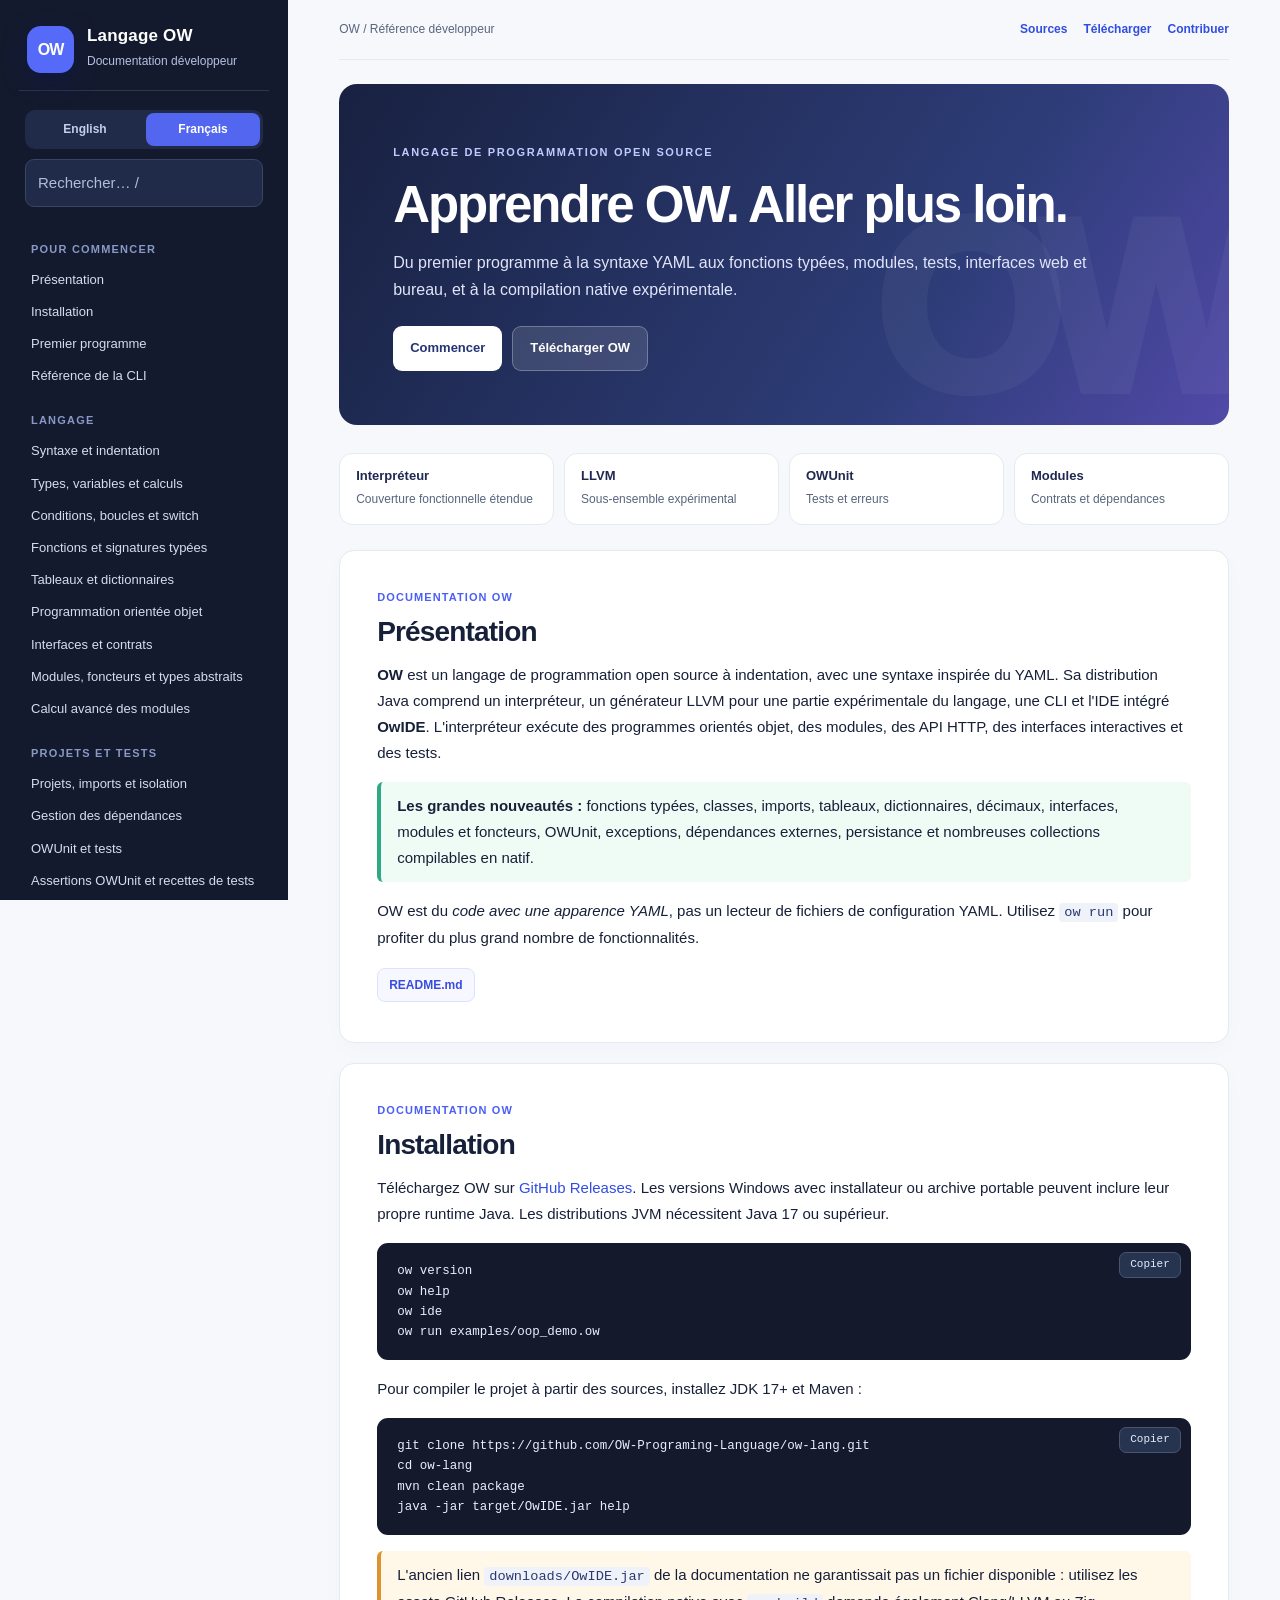
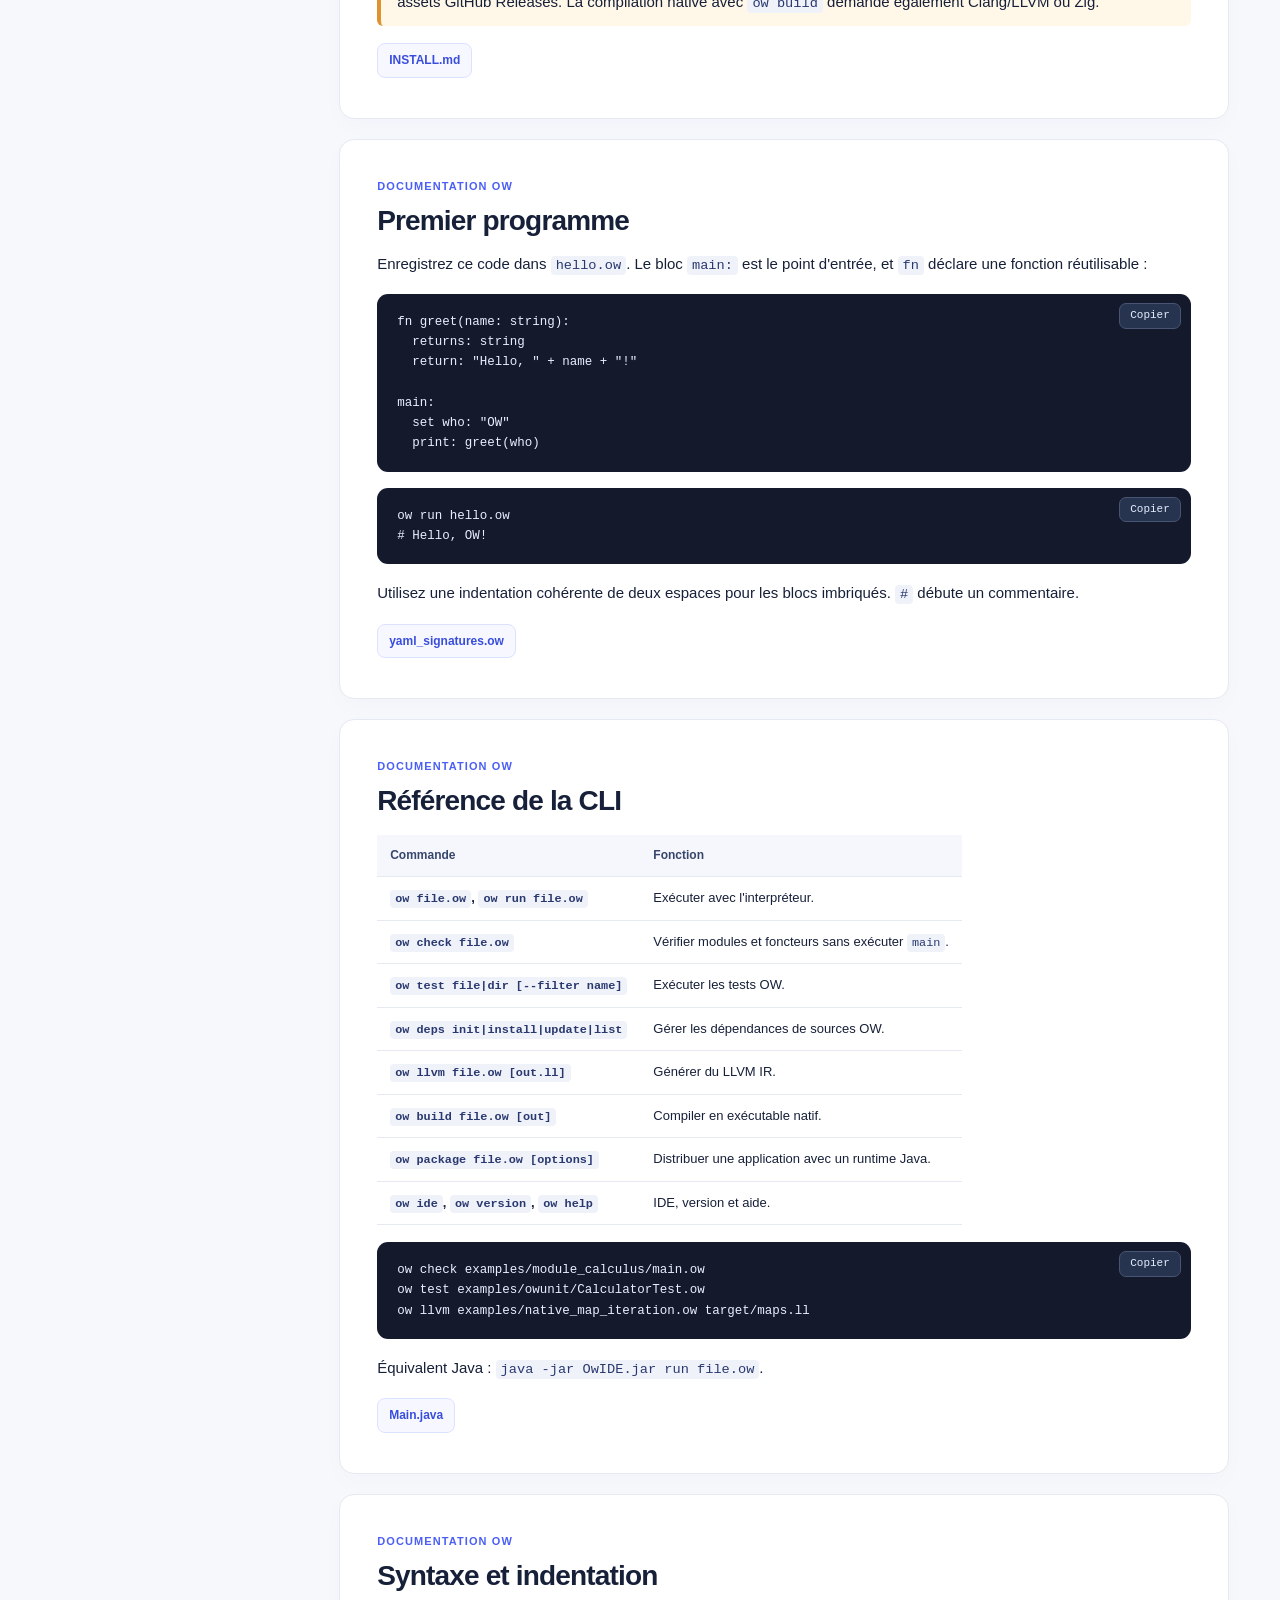
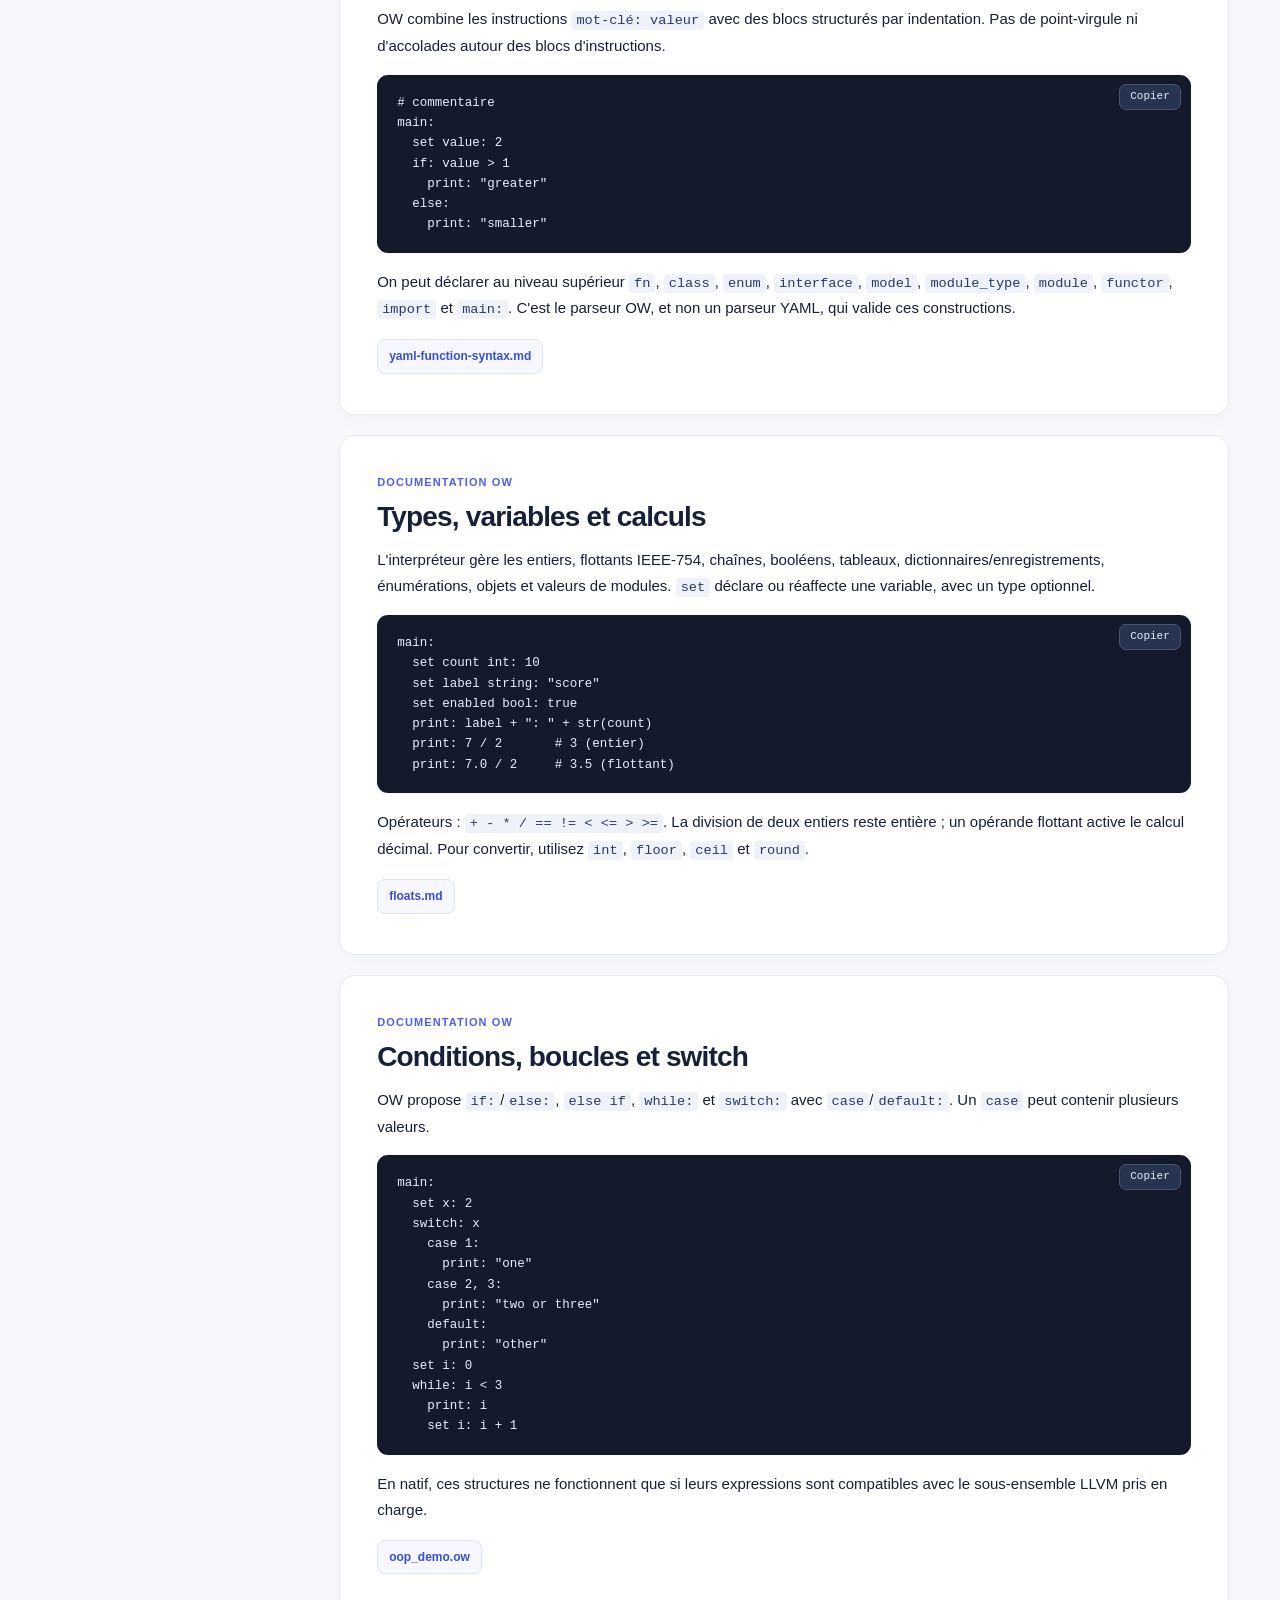
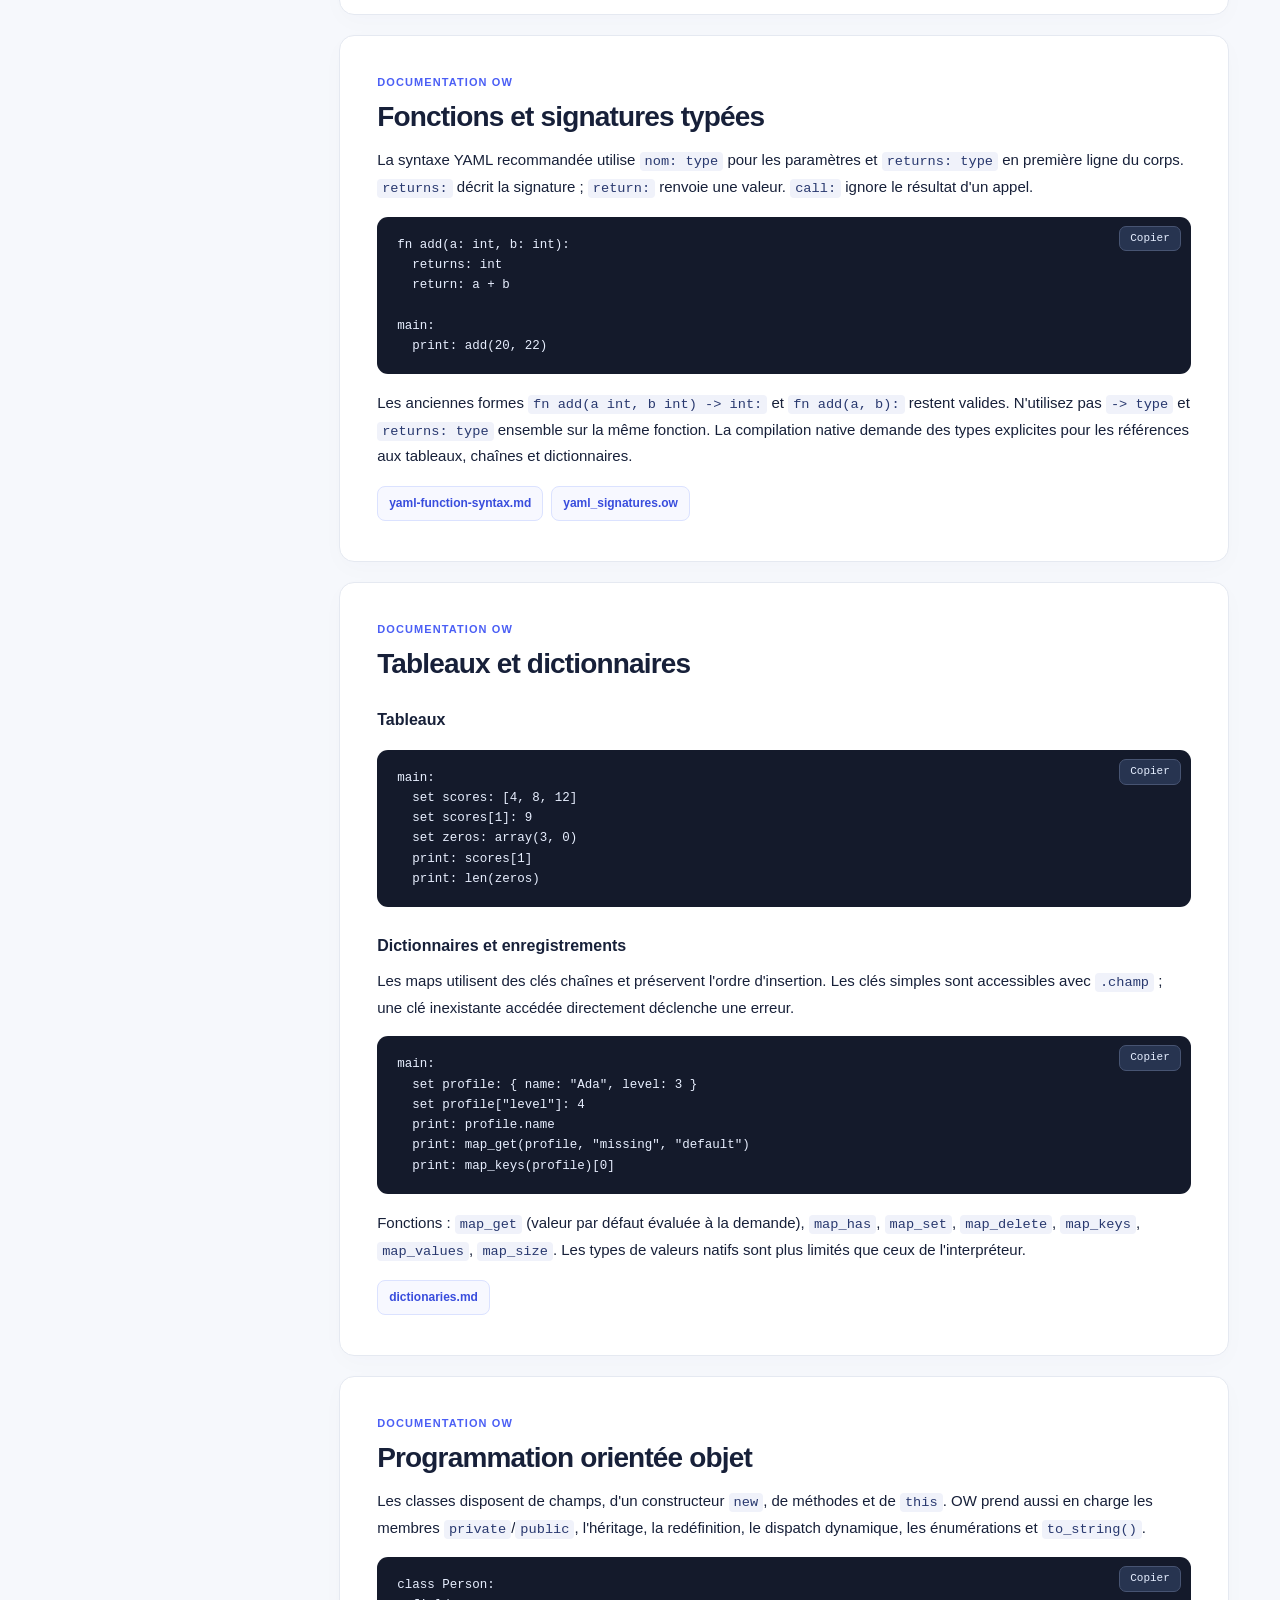
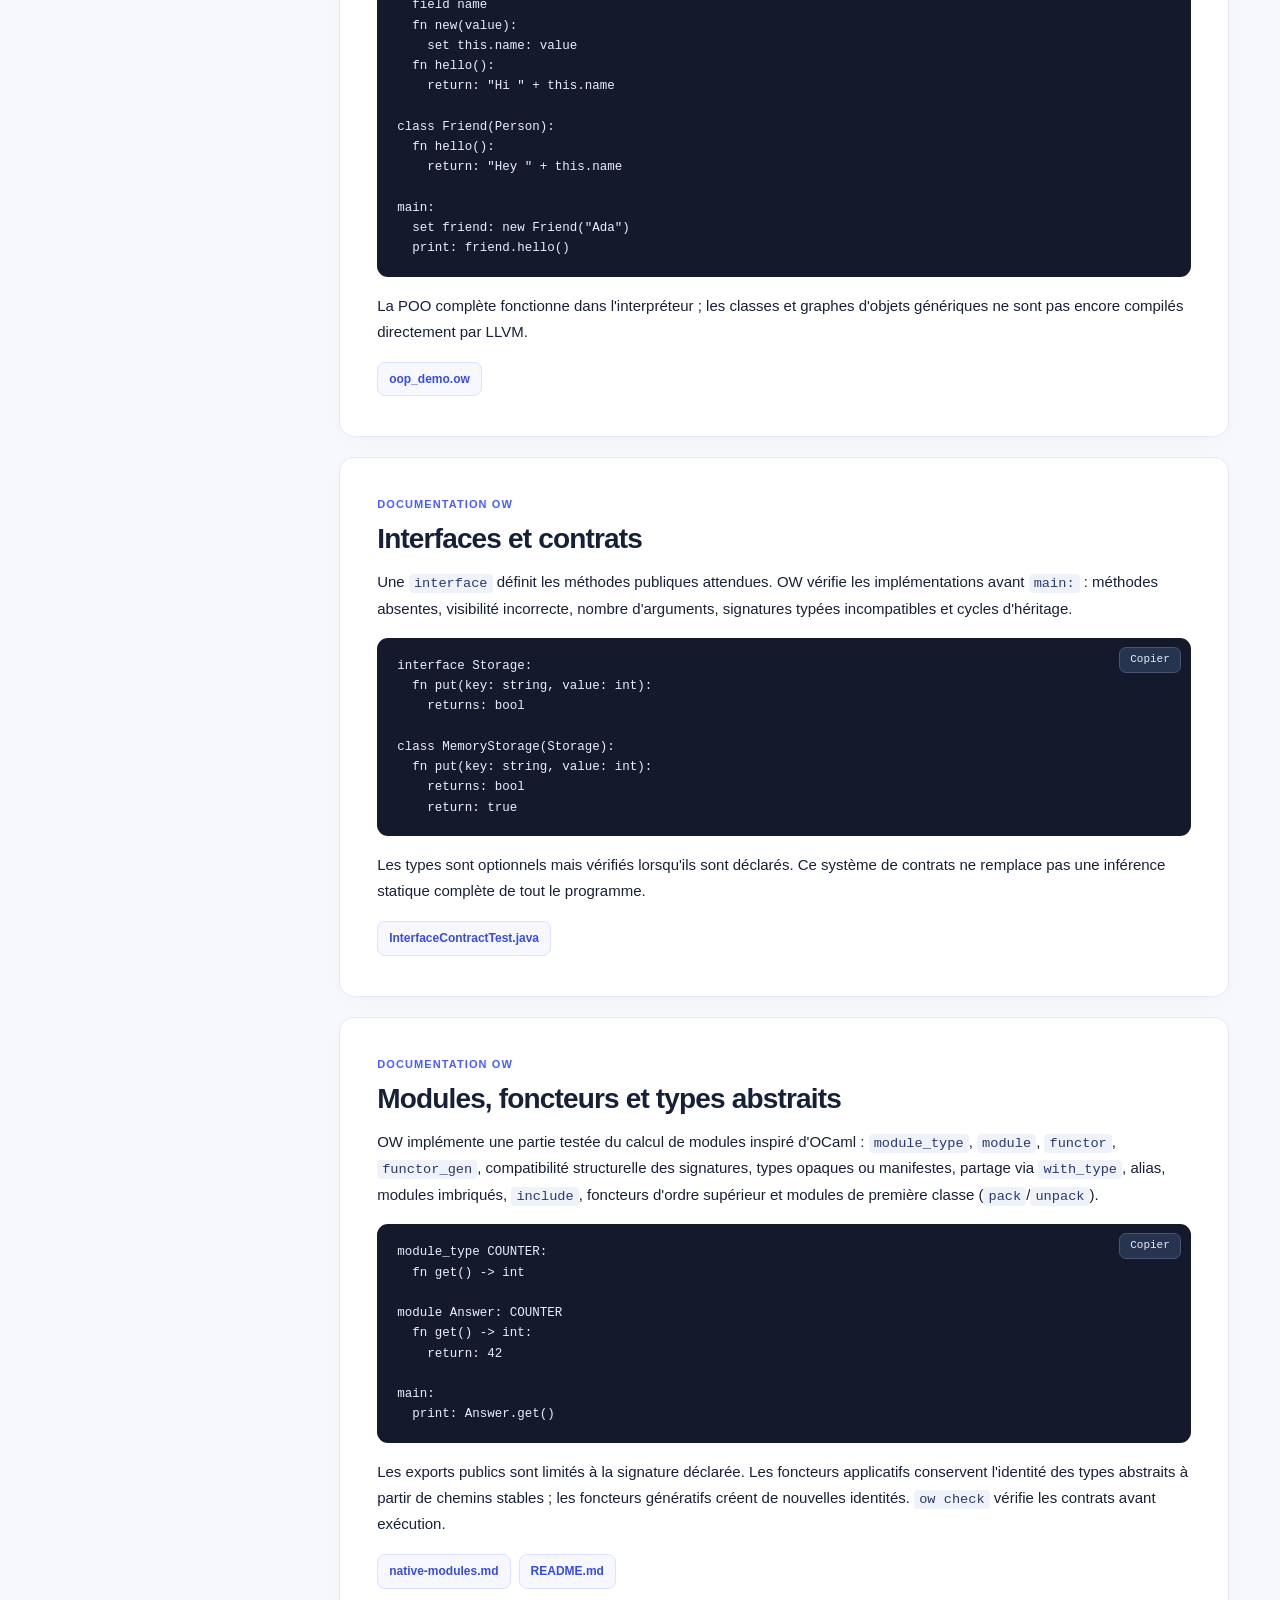
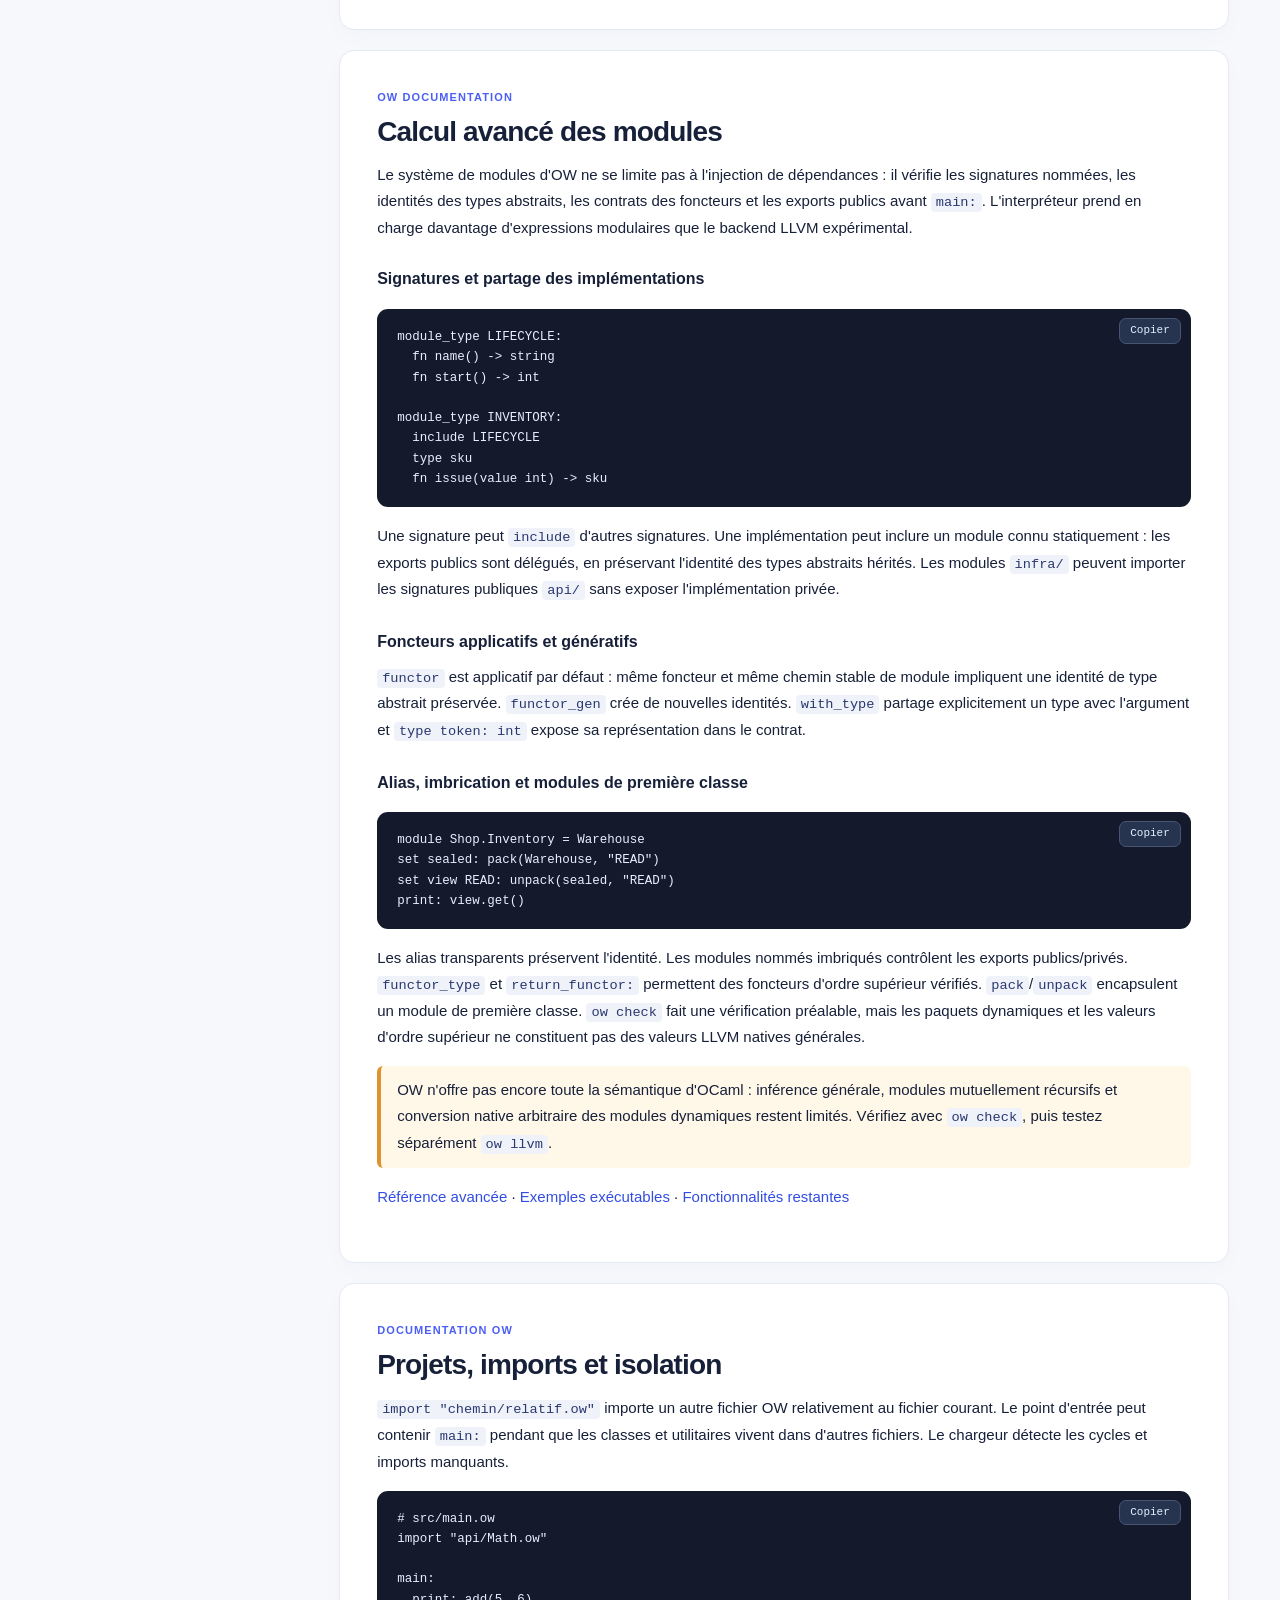
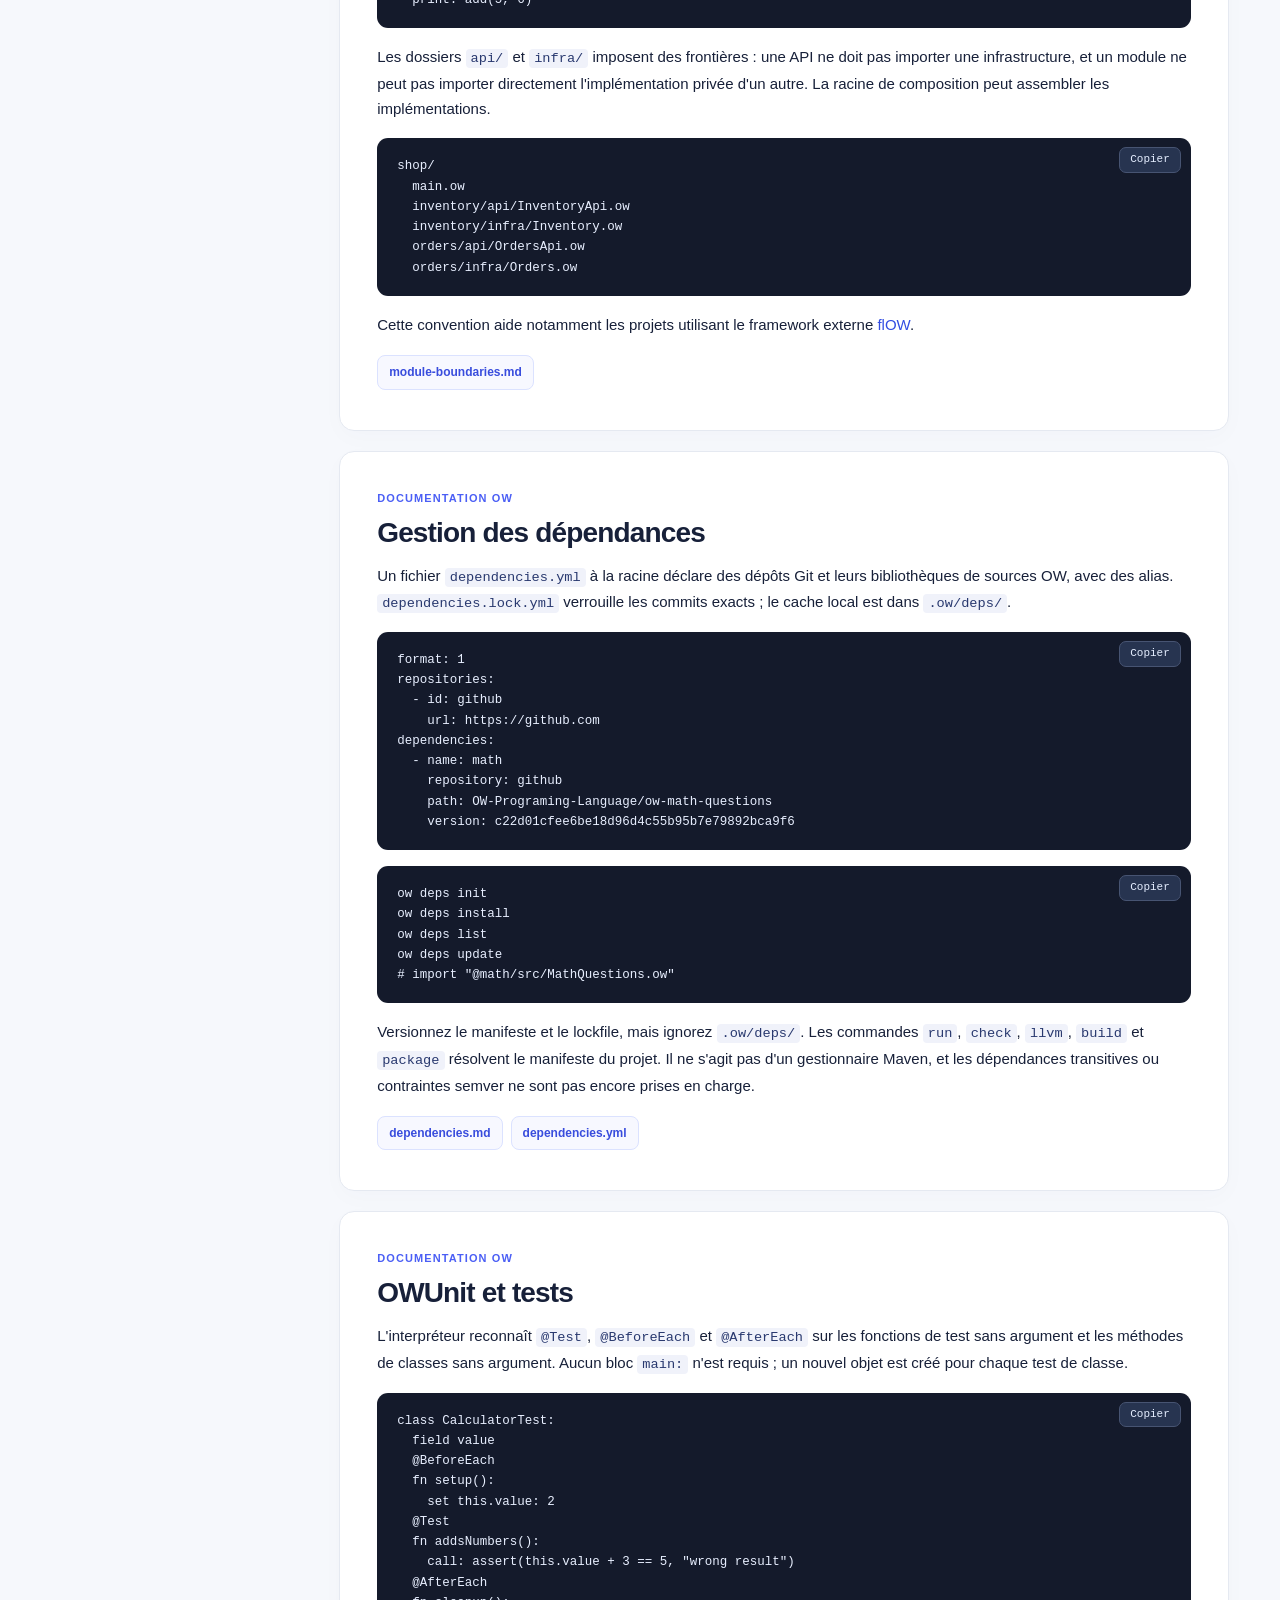
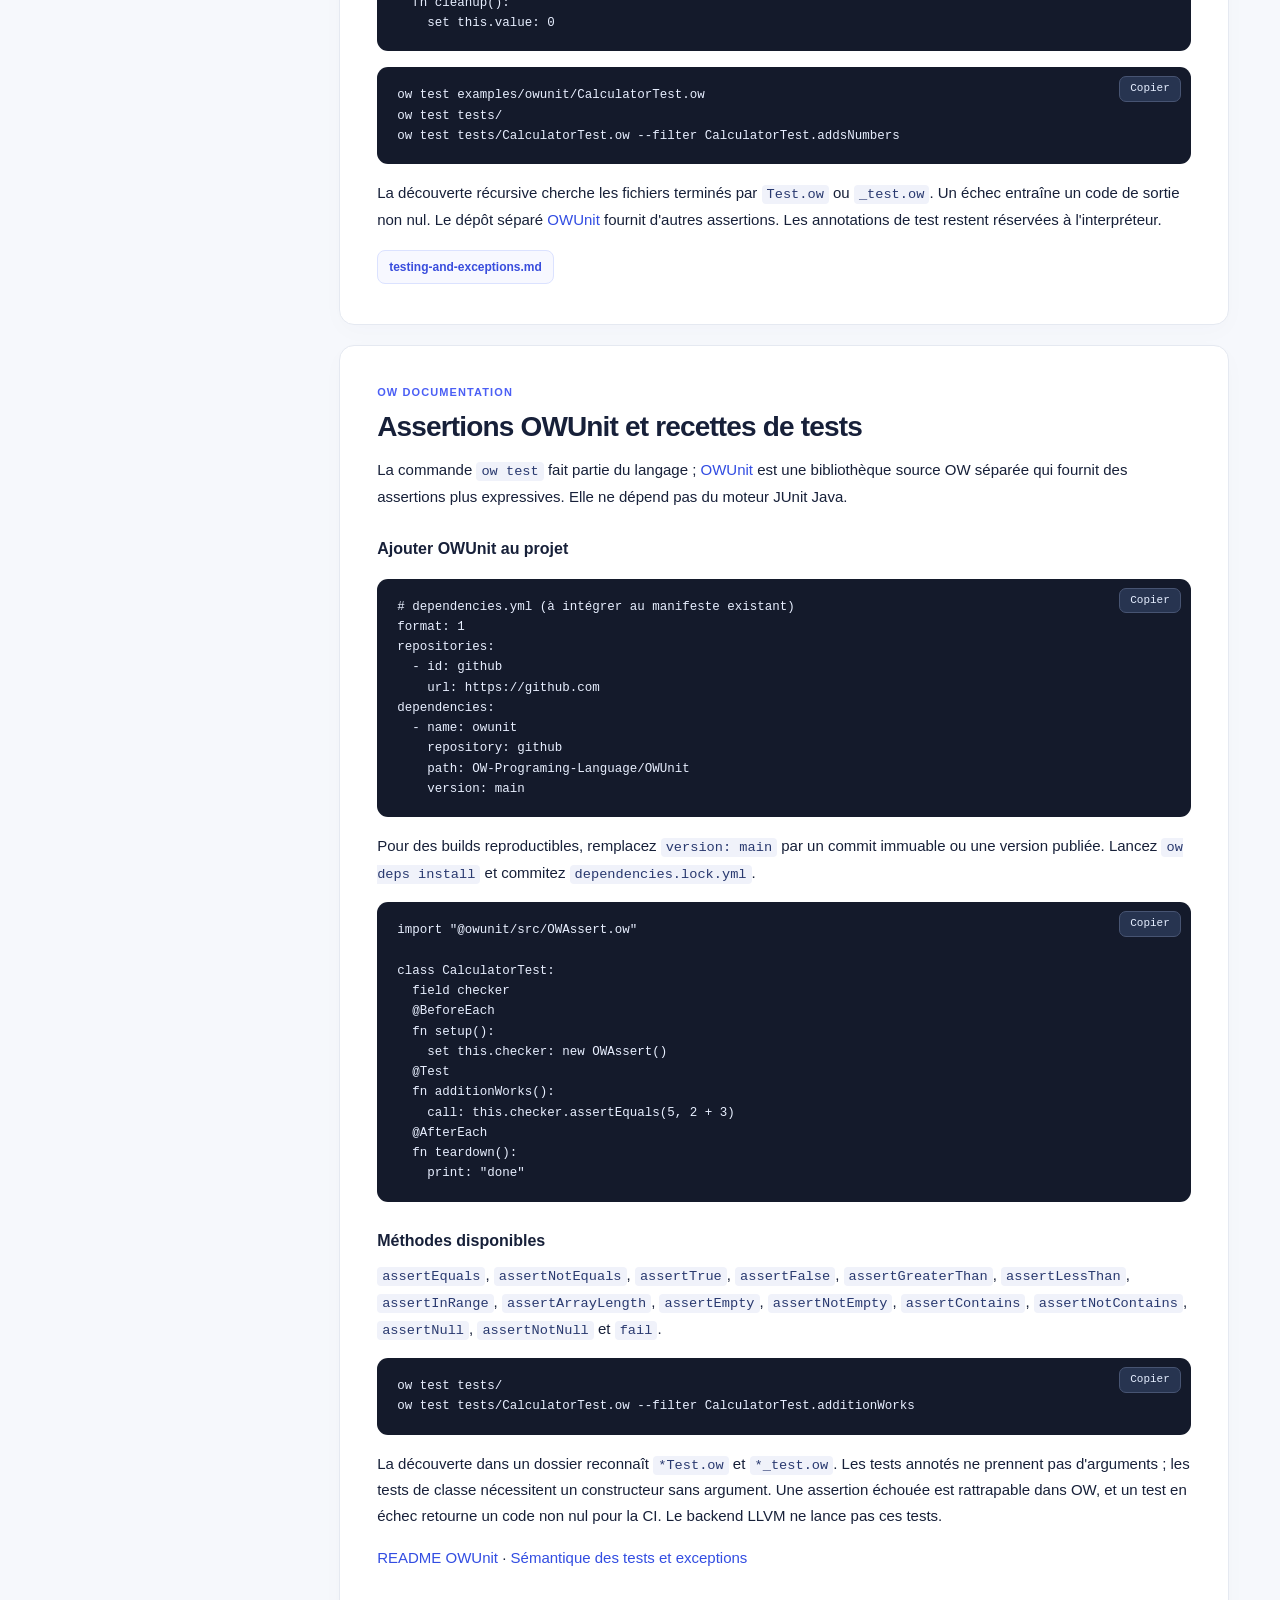
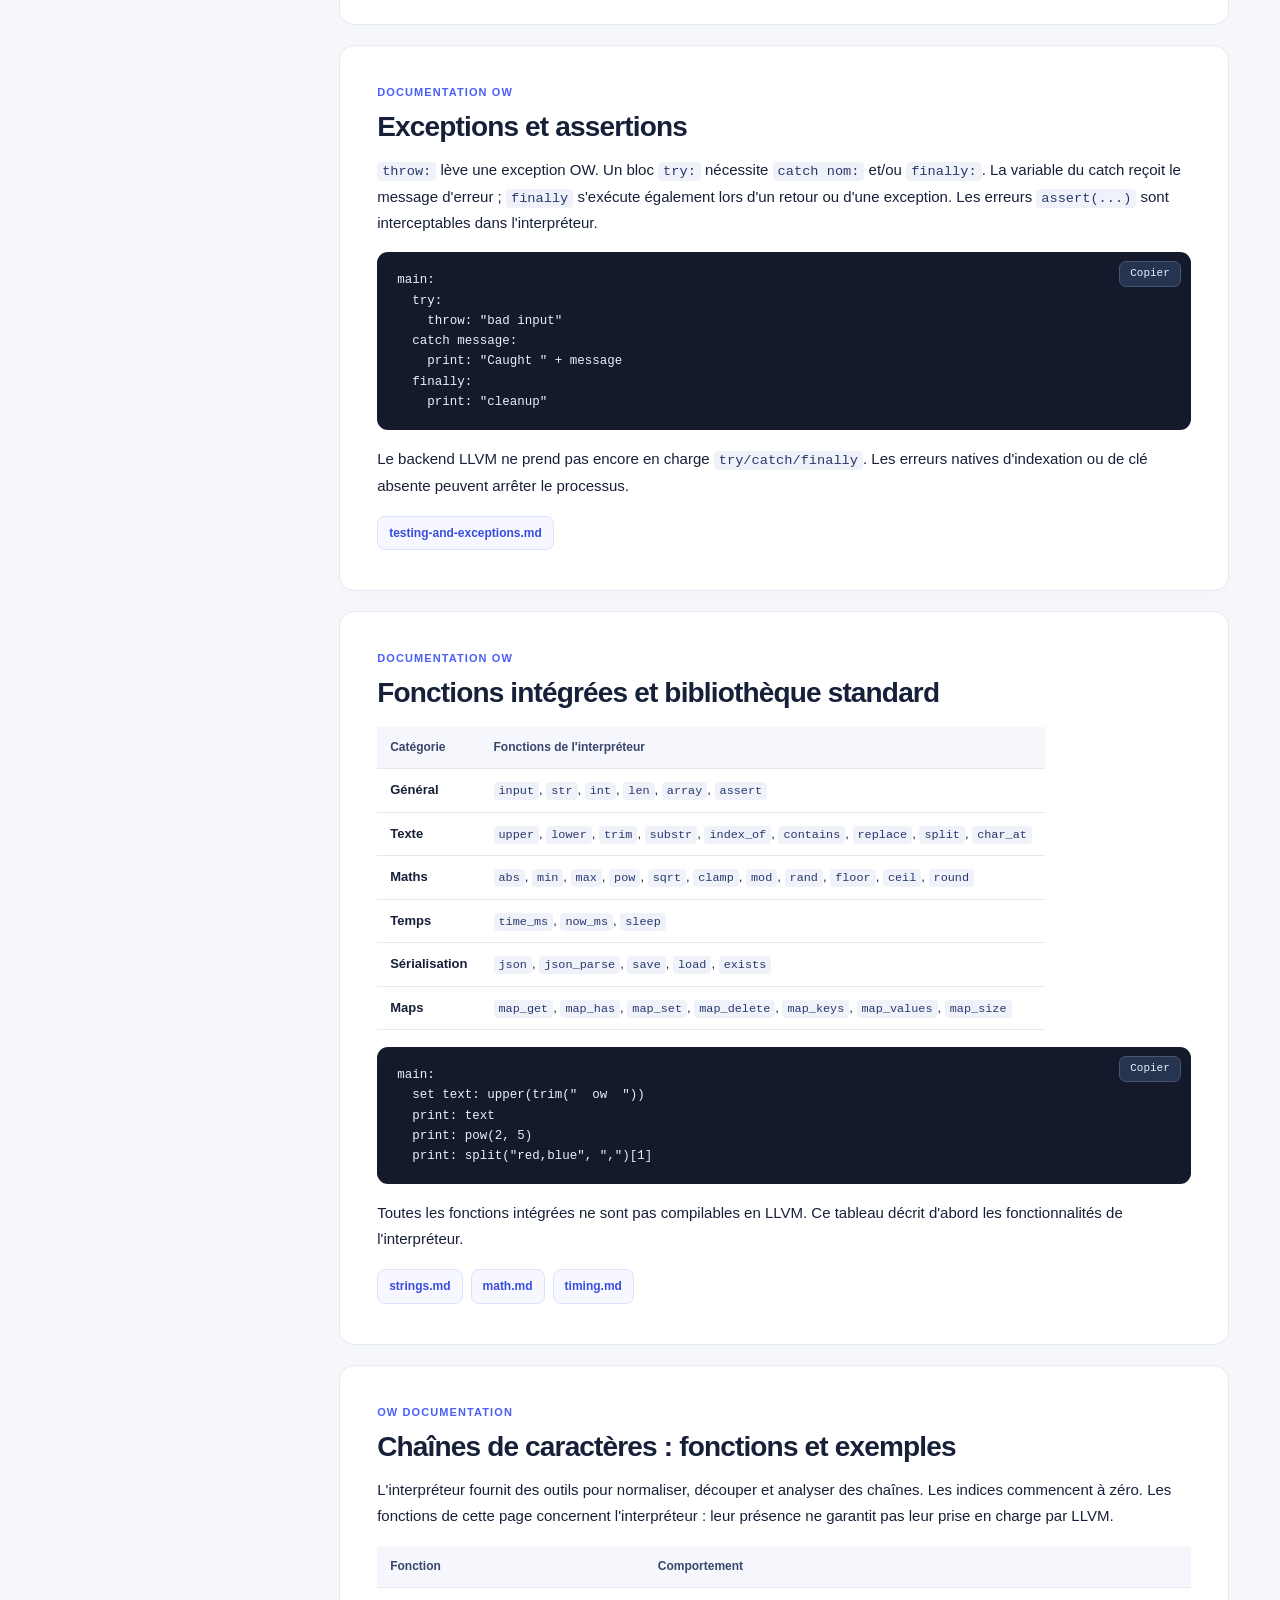
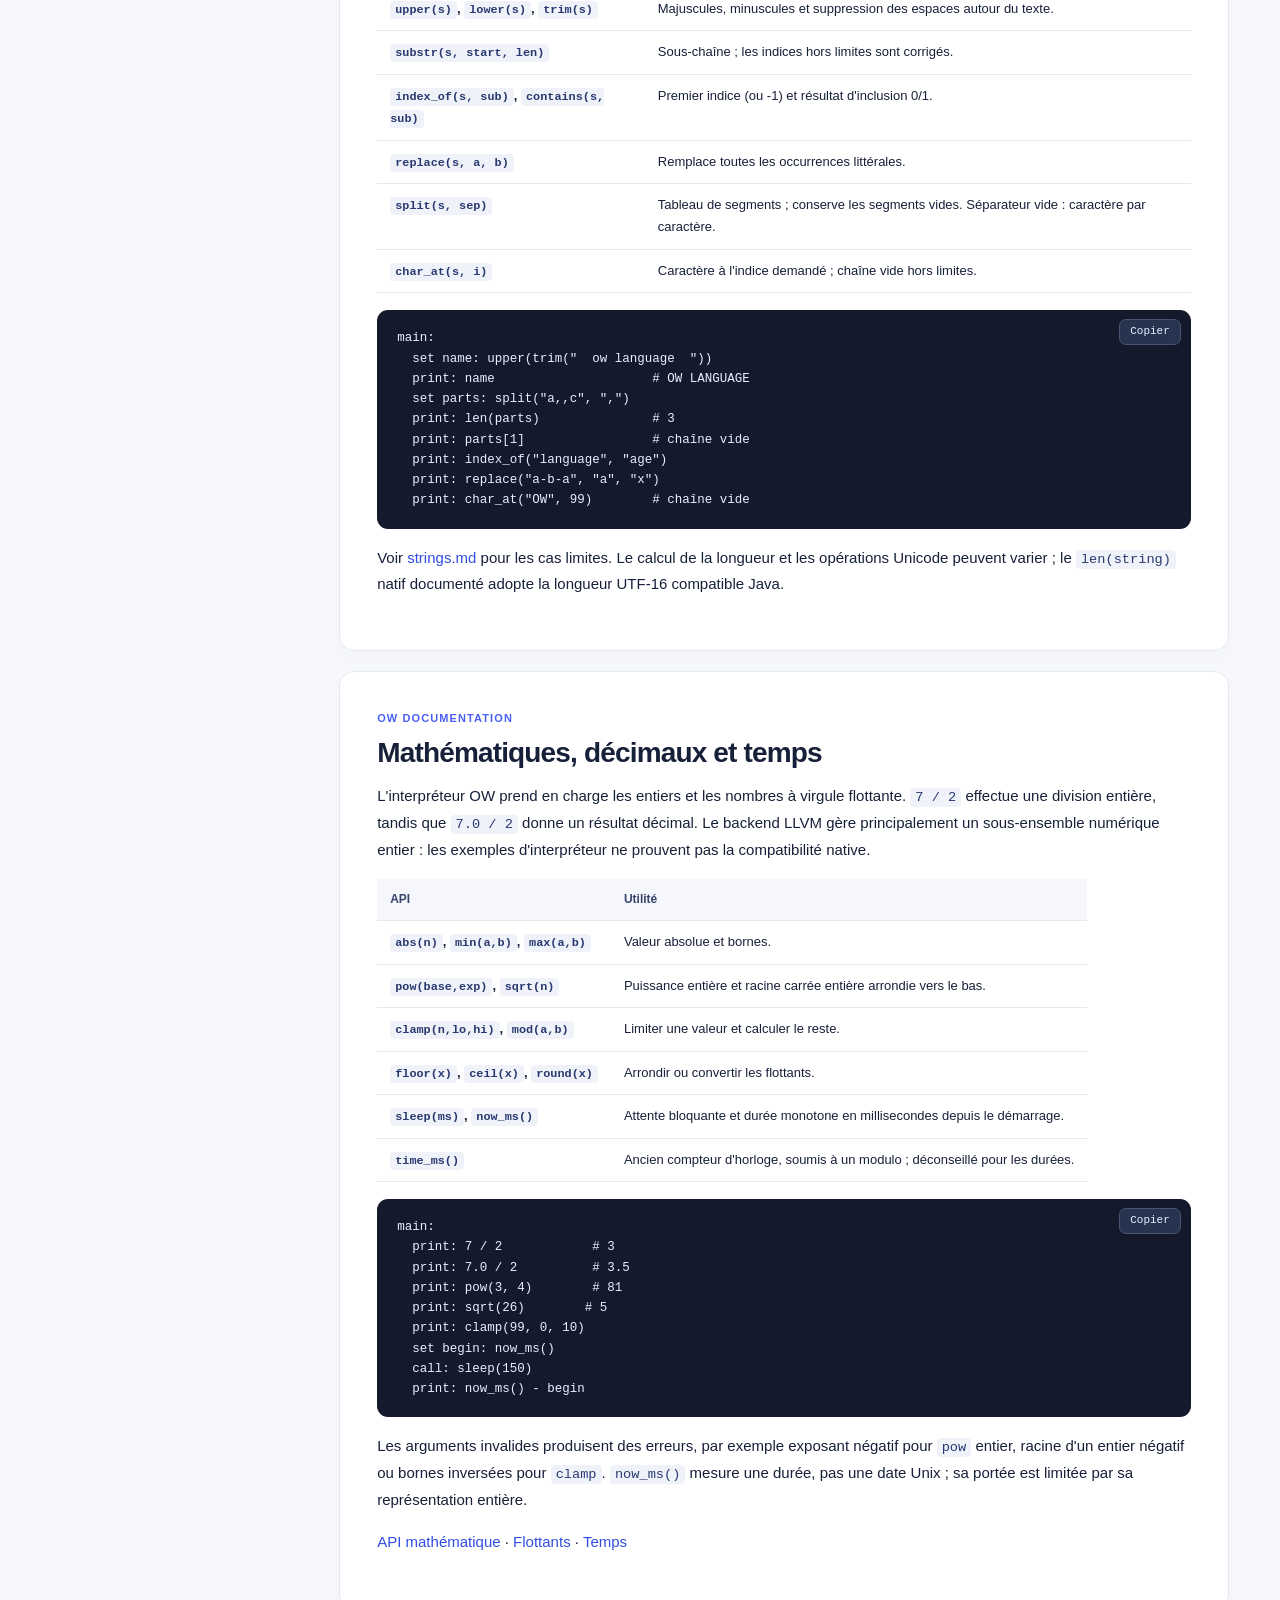
<file: fr.html>
<!doctype html><html lang="fr"><head><meta charset="utf-8"><meta name="viewport" content="width=device-width,initial-scale=1"><meta name="description" content="Documentation complète du langage OW : syntaxe, objets, modules, OWUnit, dépendances, interfaces et compilation native LLVM expérimentale."><title>Langage OW — Documentation complète</title><link rel="stylesheet" href="style.css"></head><body><div class="layout">
<aside class="sidebar" data-open="false"><a class="brand" href="#overview"><span class="brand-mark">OW</span><span><strong>Langage OW</strong><small>Documentation développeur</small></span></a><button type="button" id="mobile-toggle" class="mobile-toggle" aria-controls="docs-nav" aria-expanded="false">☰ Menu</button><div class="side-controls"><div class="lang-switch" aria-label="Langue"><a data-language-switch href="index.html" lang="en">English</a><a class="active" href="fr.html" lang="fr" aria-current="page">Français</a></div><input type="search" class="search" id="docs-search" placeholder="Rechercher… /" aria-label="Rechercher dans la documentation" autocomplete="off"></div><nav id="docs-nav" aria-label="Sommaire de la documentation"><div class="nav-group"><h2>Pour commencer</h2><ul><li><a href="#overview">Présentation</a></li><li><a href="#install">Installation</a></li><li><a href="#quickstart">Premier programme</a></li><li><a href="#cli">Référence de la CLI</a></li></ul></div><div class="nav-group"><h2>Langage</h2><ul><li><a href="#syntax">Syntaxe et indentation</a></li><li><a href="#types">Types, variables et calculs</a></li><li><a href="#control">Conditions, boucles et switch</a></li><li><a href="#functions">Fonctions et signatures typées</a></li><li><a href="#collections">Tableaux et dictionnaires</a></li><li><a href="#oop">Programmation orientée objet</a></li><li><a href="#interfaces">Interfaces et contrats</a></li><li><a href="#modules">Modules, foncteurs et types abstraits</a></li><li><a href="#module-advanced">Calcul avancé des modules</a></li></ul></div><div class="nav-group"><h2>Projets et tests</h2><ul><li><a href="#imports">Projets, imports et isolation</a></li><li><a href="#dependencies">Gestion des dépendances</a></li><li><a href="#testing">OWUnit et tests</a></li><li><a href="#owunit-assertions">Assertions OWUnit et recettes de tests</a></li><li><a href="#exceptions">Exceptions et assertions</a></li><li><a href="#builtins">Fonctions intégrées et bibliothèque standard</a></li><li><a href="#text-utils">Chaînes de caractères : fonctions et exemples</a></li><li><a href="#numbers-time">Mathématiques, décimaux et temps</a></li></ul></div><div class="nav-group"><h2>Applications</h2><ul><li><a href="#files">Sauvegarde et JSON</a></li><li><a href="#database">Tables de données intégrées</a></li><li><a href="#http">Serveur HTTP et routes</a></li><li><a href="#runtime-spi">Extensions runtime et SPI Java</a></li><li><a href="#web-production">Déployer les services web OW avec prudence</a></li><li><a href="#ui">Interfaces web et fenêtres natives</a></li><li><a href="#ui-input">Images, champs de saisie et callbacks</a></li><li><a href="#audio">Audio, micro et reconnaissance vocale</a></li></ul></div><div class="nav-group"><h2>LLVM natif</h2><ul><li><a href="#native">Présentation de la compilation native LLVM</a></li><li><a href="#native-arrays">Chaînes, tableaux natifs et gestion mémoire</a></li><li><a href="#native-maps">Dictionnaires natifs et parcours ordonné</a></li><li><a href="#native-details">Détails des ABI et collections natives</a></li><li><a href="#native-modules">Modules et foncteurs en natif</a></li><li><a href="#packaging">Distribuer une application OW</a></li></ul></div><div class="nav-group"><h2>Pour aller plus loin</h2><ul><li><a href="#ide">OwIDE et OWler-IDE</a></li><li><a href="#owler-workflow">OWler IDE : projets, dépendances et tests</a></li><li><a href="#examples">Exemples exécutables</a></li><li><a href="#project-cookbook">Recettes de projets et exemples sources</a></li><li><a href="#limits">Compatibilité et limites</a></li><li><a href="#troubleshooting">Résolution des problèmes</a></li><li><a href="#ecosystem">Écosystème OW</a></li><li><a href="#flow">flOW : framework d'applications modulaires</a></li><li><a href="#night">Night : framework web et modules starters</a></li><li><a href="#cheatsheet">Aide-mémoire</a></li></ul></div></nav><div class="side-footer">Documentation liée à <a href="https://github.com/OW-Programing-Language/ow-lang">ow-lang</a><p>L'interpréteur possède plus de fonctionnalités que le backend LLVM.</p></div></aside>
<div class="content-shell"><div class="content"><div class="topline"><span>OW / Référence développeur</span><span class="topline-links"><a href="https://github.com/OW-Programing-Language/ow-lang">Sources</a><a href="https://github.com/OW-Programing-Language/ow-lang/releases">Télécharger</a><a href="https://github.com/OW-Programing-Language/owdocs">Contribuer</a></span></div><header class="hero"><span class="eyebrow">Langage de programmation open source</span><h1>Apprendre OW. Aller plus loin.</h1><p>Du premier programme à la syntaxe YAML aux fonctions typées, modules, tests, interfaces web et bureau, et à la compilation native expérimentale.</p><div class="actions"><a href="#quickstart" class="btn primary">Commencer</a><a href="https://github.com/OW-Programing-Language/ow-lang/releases" class="btn secondary">Télécharger OW</a></div></header><div class="status-grid"><div class="status-box"><strong>Interpréteur</strong><small>Couverture fonctionnelle étendue</small></div><div class="status-box"><strong>LLVM</strong><small>Sous-ensemble expérimental</small></div><div class="status-box"><strong>OWUnit</strong><small>Tests et erreurs</small></div><div class="status-box"><strong>Modules</strong><small>Contrats et dépendances</small></div></div><div class="empty-results" id="empty-results" role="status">Aucun sujet trouvé. Essayez un autre terme.</div><main id="main-content"><section class="section" id="overview"><span class="kicker">Documentation OW</span><h2>Présentation</h2><p><strong>OW</strong> est un langage de programmation open source à indentation, avec une syntaxe inspirée du YAML. Sa distribution Java comprend un interpréteur, un générateur LLVM pour une partie expérimentale du langage, une CLI et l'IDE intégré <strong>OwIDE</strong>. L'interpréteur exécute des programmes orientés objet, des modules, des API HTTP, des interfaces interactives et des tests.</p><div class="callout success"><strong>Les grandes nouveautés :</strong> fonctions typées, classes, imports, tableaux, dictionnaires, décimaux, interfaces, modules et foncteurs, OWUnit, exceptions, dépendances externes, persistance et nombreuses collections compilables en natif.</div><p>OW est du <em>code avec une apparence YAML</em>, pas un lecteur de fichiers de configuration YAML. Utilisez <code>ow run</code> pour profiter du plus grand nombre de fonctionnalités.</p><div class="links"><a href="https://github.com/OW-Programing-Language/ow-lang/blob/main/README.md" target="_blank" rel="noopener noreferrer">README.md</a></div></section>
<section class="section" id="install"><span class="kicker">Documentation OW</span><h2>Installation</h2><p>Téléchargez OW sur <a href="https://github.com/OW-Programing-Language/ow-lang/releases">GitHub Releases</a>. Les versions Windows avec installateur ou archive portable peuvent inclure leur propre runtime Java. Les distributions JVM nécessitent Java 17 ou supérieur.</p><pre><code>ow version
ow help
ow ide
ow run examples/oop_demo.ow</code></pre><p>Pour compiler le projet à partir des sources, installez JDK 17+ et Maven :</p><pre><code>git clone https://github.com/OW-Programing-Language/ow-lang.git
cd ow-lang
mvn clean package
java -jar target/OwIDE.jar help</code></pre><div class="callout warning">L'ancien lien <code>downloads/OwIDE.jar</code> de la documentation ne garantissait pas un fichier disponible : utilisez les assets GitHub Releases. La compilation native avec <code>ow build</code> demande également Clang/LLVM ou Zig.</div><div class="links"><a href="https://github.com/OW-Programing-Language/ow-lang/blob/main/INSTALL.md" target="_blank" rel="noopener noreferrer">INSTALL.md</a></div></section>
<section class="section" id="quickstart"><span class="kicker">Documentation OW</span><h2>Premier programme</h2><p>Enregistrez ce code dans <code>hello.ow</code>. Le bloc <code>main:</code> est le point d'entrée, et <code>fn</code> déclare une fonction réutilisable :</p><pre><code>fn greet(name: string):
  returns: string
  return: "Hello, " + name + "!"

main:
  set who: "OW"
  print: greet(who)</code></pre><pre><code>ow run hello.ow
# Hello, OW!</code></pre><p>Utilisez une indentation cohérente de deux espaces pour les blocs imbriqués. <code>#</code> débute un commentaire.</p><div class="links"><a href="https://github.com/OW-Programing-Language/ow-lang/blob/main/examples/yaml_signatures.ow" target="_blank" rel="noopener noreferrer">yaml_signatures.ow</a></div></section>
<section class="section" id="cli"><span class="kicker">Documentation OW</span><h2>Référence de la CLI</h2><table><tr><th>Commande</th><th>Fonction</th></tr><tr><td><code>ow file.ow</code>, <code>ow run file.ow</code></td><td>Exécuter avec l'interpréteur.</td></tr><tr><td><code>ow check file.ow</code></td><td>Vérifier modules et foncteurs sans exécuter <code>main</code>.</td></tr><tr><td><code>ow test file|dir [--filter name]</code></td><td>Exécuter les tests OW.</td></tr><tr><td><code>ow deps init|install|update|list</code></td><td>Gérer les dépendances de sources OW.</td></tr><tr><td><code>ow llvm file.ow [out.ll]</code></td><td>Générer du LLVM IR.</td></tr><tr><td><code>ow build file.ow [out]</code></td><td>Compiler en exécutable natif.</td></tr><tr><td><code>ow package file.ow [options]</code></td><td>Distribuer une application avec un runtime Java.</td></tr><tr><td><code>ow ide</code>, <code>ow version</code>, <code>ow help</code></td><td>IDE, version et aide.</td></tr></table><pre><code>ow check examples/module_calculus/main.ow
ow test examples/owunit/CalculatorTest.ow
ow llvm examples/native_map_iteration.ow target/maps.ll</code></pre><p>Équivalent Java : <code>java -jar OwIDE.jar run file.ow</code>.</p><div class="links"><a href="https://github.com/OW-Programing-Language/ow-lang/blob/main/src/main/java/dev/oreo/Main.java" target="_blank" rel="noopener noreferrer">Main.java</a></div></section>
<section class="section" id="syntax"><span class="kicker">Documentation OW</span><h2>Syntaxe et indentation</h2><p>OW combine les instructions <code>mot-clé: valeur</code> avec des blocs structurés par indentation. Pas de point-virgule ni d'accolades autour des blocs d'instructions.</p><pre><code># commentaire
main:
  set value: 2
  if: value &gt; 1
    print: "greater"
  else:
    print: "smaller"</code></pre><p>On peut déclarer au niveau supérieur <code>fn</code>, <code>class</code>, <code>enum</code>, <code>interface</code>, <code>model</code>, <code>module_type</code>, <code>module</code>, <code>functor</code>, <code>import</code> et <code>main:</code>. C'est le parseur OW, et non un parseur YAML, qui valide ces constructions.</p><div class="links"><a href="https://github.com/OW-Programing-Language/ow-lang/blob/main/docs/yaml-function-syntax.md" target="_blank" rel="noopener noreferrer">yaml-function-syntax.md</a></div></section>
<section class="section" id="types"><span class="kicker">Documentation OW</span><h2>Types, variables et calculs</h2><p>L'interpréteur gère les entiers, flottants IEEE-754, chaînes, booléens, tableaux, dictionnaires/enregistrements, énumérations, objets et valeurs de modules. <code>set</code> déclare ou réaffecte une variable, avec un type optionnel.</p><pre><code>main:
  set count int: 10
  set label string: "score"
  set enabled bool: true
  print: label + ": " + str(count)
  print: 7 / 2       # 3 (entier)
  print: 7.0 / 2     # 3.5 (flottant)</code></pre><p>Opérateurs : <code>+ - * / == != &lt; &lt;= &gt; &gt;=</code>. La division de deux entiers reste entière ; un opérande flottant active le calcul décimal. Pour convertir, utilisez <code>int</code>, <code>floor</code>, <code>ceil</code> et <code>round</code>.</p><div class="links"><a href="https://github.com/OW-Programing-Language/ow-lang/blob/main/docs/floats.md" target="_blank" rel="noopener noreferrer">floats.md</a></div></section>
<section class="section" id="control"><span class="kicker">Documentation OW</span><h2>Conditions, boucles et switch</h2><p>OW propose <code>if:</code>/<code>else:</code>, <code>else if</code>, <code>while:</code> et <code>switch:</code> avec <code>case</code>/<code>default:</code>. Un <code>case</code> peut contenir plusieurs valeurs.</p><pre><code>main:
  set x: 2
  switch: x
    case 1:
      print: "one"
    case 2, 3:
      print: "two or three"
    default:
      print: "other"
  set i: 0
  while: i &lt; 3
    print: i
    set i: i + 1</code></pre><p>En natif, ces structures ne fonctionnent que si leurs expressions sont compatibles avec le sous-ensemble LLVM pris en charge.</p><div class="links"><a href="https://github.com/OW-Programing-Language/ow-lang/blob/main/examples/oop_demo.ow" target="_blank" rel="noopener noreferrer">oop_demo.ow</a></div></section>
<section class="section" id="functions"><span class="kicker">Documentation OW</span><h2>Fonctions et signatures typées</h2><p>La syntaxe YAML recommandée utilise <code>nom: type</code> pour les paramètres et <code>returns: type</code> en première ligne du corps. <code>returns:</code> décrit la signature ; <code>return:</code> renvoie une valeur. <code>call:</code> ignore le résultat d'un appel.</p><pre><code>fn add(a: int, b: int):
  returns: int
  return: a + b

main:
  print: add(20, 22)</code></pre><p>Les anciennes formes <code>fn add(a int, b int) -&gt; int:</code> et <code>fn add(a, b):</code> restent valides. N'utilisez pas <code>-&gt; type</code> et <code>returns: type</code> ensemble sur la même fonction. La compilation native demande des types explicites pour les références aux tableaux, chaînes et dictionnaires.</p><div class="links"><a href="https://github.com/OW-Programing-Language/ow-lang/blob/main/docs/yaml-function-syntax.md" target="_blank" rel="noopener noreferrer">yaml-function-syntax.md</a><a href="https://github.com/OW-Programing-Language/ow-lang/blob/main/examples/yaml_signatures.ow" target="_blank" rel="noopener noreferrer">yaml_signatures.ow</a></div></section>
<section class="section" id="collections"><span class="kicker">Documentation OW</span><h2>Tableaux et dictionnaires</h2><h3>Tableaux</h3><pre><code>main:
  set scores: [4, 8, 12]
  set scores[1]: 9
  set zeros: array(3, 0)
  print: scores[1]
  print: len(zeros)</code></pre><h3>Dictionnaires et enregistrements</h3><p>Les maps utilisent des clés chaînes et préservent l'ordre d'insertion. Les clés simples sont accessibles avec <code>.champ</code> ; une clé inexistante accédée directement déclenche une erreur.</p><pre><code>main:
  set profile: { name: "Ada", level: 3 }
  set profile["level"]: 4
  print: profile.name
  print: map_get(profile, "missing", "default")
  print: map_keys(profile)[0]</code></pre><p>Fonctions : <code>map_get</code> (valeur par défaut évaluée à la demande), <code>map_has</code>, <code>map_set</code>, <code>map_delete</code>, <code>map_keys</code>, <code>map_values</code>, <code>map_size</code>. Les types de valeurs natifs sont plus limités que ceux de l'interpréteur.</p><div class="links"><a href="https://github.com/OW-Programing-Language/ow-lang/blob/main/docs/dictionaries.md" target="_blank" rel="noopener noreferrer">dictionaries.md</a></div></section>
<section class="section" id="oop"><span class="kicker">Documentation OW</span><h2>Programmation orientée objet</h2><p>Les classes disposent de champs, d'un constructeur <code>new</code>, de méthodes et de <code>this</code>. OW prend aussi en charge les membres <code>private</code>/<code>public</code>, l'héritage, la redéfinition, le dispatch dynamique, les énumérations et <code>to_string()</code>.</p><pre><code>class Person:
  field name
  fn new(value):
    set this.name: value
  fn hello():
    return: "Hi " + this.name

class Friend(Person):
  fn hello():
    return: "Hey " + this.name

main:
  set friend: new Friend("Ada")
  print: friend.hello()</code></pre><p>La POO complète fonctionne dans l'interpréteur ; les classes et graphes d'objets génériques ne sont pas encore compilés directement par LLVM.</p><div class="links"><a href="https://github.com/OW-Programing-Language/ow-lang/blob/main/examples/oop_demo.ow" target="_blank" rel="noopener noreferrer">oop_demo.ow</a></div></section>
<section class="section" id="interfaces"><span class="kicker">Documentation OW</span><h2>Interfaces et contrats</h2><p>Une <code>interface</code> définit les méthodes publiques attendues. OW vérifie les implémentations avant <code>main:</code> : méthodes absentes, visibilité incorrecte, nombre d'arguments, signatures typées incompatibles et cycles d'héritage.</p><pre><code>interface Storage:
  fn put(key: string, value: int):
    returns: bool

class MemoryStorage(Storage):
  fn put(key: string, value: int):
    returns: bool
    return: true</code></pre><p>Les types sont optionnels mais vérifiés lorsqu'ils sont déclarés. Ce système de contrats ne remplace pas une inférence statique complète de tout le programme.</p><div class="links"><a href="https://github.com/OW-Programing-Language/ow-lang/blob/main/src/test/java/dev/oreo/InterfaceContractTest.java" target="_blank" rel="noopener noreferrer">InterfaceContractTest.java</a></div></section>
<section class="section" id="modules"><span class="kicker">Documentation OW</span><h2>Modules, foncteurs et types abstraits</h2><p>OW implémente une partie testée du calcul de modules inspiré d'OCaml : <code>module_type</code>, <code>module</code>, <code>functor</code>, <code>functor_gen</code>, compatibilité structurelle des signatures, types opaques ou manifestes, partage via <code>with_type</code>, alias, modules imbriqués, <code>include</code>, foncteurs d'ordre supérieur et modules de première classe (<code>pack</code>/<code>unpack</code>).</p><pre><code>module_type COUNTER:
  fn get() -&gt; int

module Answer: COUNTER
  fn get() -&gt; int:
    return: 42

main:
  print: Answer.get()</code></pre><p>Les exports publics sont limités à la signature déclarée. Les foncteurs applicatifs conservent l'identité des types abstraits à partir de chemins stables ; les foncteurs génératifs créent de nouvelles identités. <code>ow check</code> vérifie les contrats avant exécution.</p><div class="links"><a href="https://github.com/OW-Programing-Language/ow-lang/blob/main/docs/native-modules.md" target="_blank" rel="noopener noreferrer">native-modules.md</a><a href="https://github.com/OW-Programing-Language/ow-lang/blob/main/examples/module_calculus/README.md" target="_blank" rel="noopener noreferrer">README.md</a></div></section>
<section class="section" id="module-advanced"><span class="kicker">OW documentation</span><h2>Calcul avancé des modules</h2><p>Le système de modules d'OW ne se limite pas à l'injection de dépendances : il vérifie les signatures nommées, les identités des types abstraits, les contrats des foncteurs et les exports publics avant <code>main:</code>. L'interpréteur prend en charge davantage d'expressions modulaires que le backend LLVM expérimental.</p><h3>Signatures et partage des implémentations</h3><pre><code>module_type LIFECYCLE:
  fn name() -&gt; string
  fn start() -&gt; int

module_type INVENTORY:
  include LIFECYCLE
  type sku
  fn issue(value int) -&gt; sku</code></pre><p>Une signature peut <code>include</code> d'autres signatures. Une implémentation peut inclure un module connu statiquement : les exports publics sont délégués, en préservant l'identité des types abstraits hérités. Les modules <code>infra/</code> peuvent importer les signatures publiques <code>api/</code> sans exposer l'implémentation privée.</p><h3>Foncteurs applicatifs et génératifs</h3><p><code>functor</code> est applicatif par défaut : même foncteur et même chemin stable de module impliquent une identité de type abstrait préservée. <code>functor_gen</code> crée de nouvelles identités. <code>with_type</code> partage explicitement un type avec l'argument et <code>type token: int</code> expose sa représentation dans le contrat.</p><h3>Alias, imbrication et modules de première classe</h3><pre><code>module Shop.Inventory = Warehouse
set sealed: pack(Warehouse, "READ")
set view READ: unpack(sealed, "READ")
print: view.get()</code></pre><p>Les alias transparents préservent l'identité. Les modules nommés imbriqués contrôlent les exports publics/privés. <code>functor_type</code> et <code>return_functor:</code> permettent des foncteurs d'ordre supérieur vérifiés. <code>pack</code>/<code>unpack</code> encapsulent un module de première classe. <code>ow check</code> fait une vérification préalable, mais les paquets dynamiques et les valeurs d'ordre supérieur ne constituent pas des valeurs LLVM natives générales.</p><div class="callout warning">OW n'offre pas encore toute la sémantique d'OCaml : inférence générale, modules mutuellement récursifs et conversion native arbitraire des modules dynamiques restent limités. Vérifiez avec <code>ow check</code>, puis testez séparément <code>ow llvm</code>.</div><p><a href="https://github.com/OW-Programing-Language/ow-lang/blob/main/docs/native-modules.md">Référence avancée</a> · <a href="https://github.com/OW-Programing-Language/ow-lang/tree/main/examples/module_calculus">Exemples exécutables</a> · <a href="https://github.com/OW-Programing-Language/ow-lang/issues/16">Fonctionnalités restantes</a></p></section>
<section class="section" id="imports"><span class="kicker">Documentation OW</span><h2>Projets, imports et isolation</h2><p><code>import "chemin/relatif.ow"</code> importe un autre fichier OW relativement au fichier courant. Le point d'entrée peut contenir <code>main:</code> pendant que les classes et utilitaires vivent dans d'autres fichiers. Le chargeur détecte les cycles et imports manquants.</p><pre><code># src/main.ow
import "api/Math.ow"

main:
  print: add(5, 6)</code></pre><p>Les dossiers <code>api/</code> et <code>infra/</code> imposent des frontières : une API ne doit pas importer une infrastructure, et un module ne peut pas importer directement l'implémentation privée d'un autre. La racine de composition peut assembler les implémentations.</p><pre><code>shop/
  main.ow
  inventory/api/InventoryApi.ow
  inventory/infra/Inventory.ow
  orders/api/OrdersApi.ow
  orders/infra/Orders.ow</code></pre><p>Cette convention aide notamment les projets utilisant le framework externe <a href="https://github.com/OW-Programing-Language/flOW---OW-Modular-Framework">flOW</a>.</p><div class="links"><a href="https://github.com/OW-Programing-Language/ow-lang/blob/main/docs/module-boundaries.md" target="_blank" rel="noopener noreferrer">module-boundaries.md</a></div></section>
<section class="section" id="dependencies"><span class="kicker">Documentation OW</span><h2>Gestion des dépendances</h2><p>Un fichier <code>dependencies.yml</code> à la racine déclare des dépôts Git et leurs bibliothèques de sources OW, avec des alias. <code>dependencies.lock.yml</code> verrouille les commits exacts ; le cache local est dans <code>.ow/deps/</code>.</p><pre><code>format: 1
repositories:
  - id: github
    url: https://github.com
dependencies:
  - name: math
    repository: github
    path: OW-Programing-Language/ow-math-questions
    version: c22d01cfee6be18d96d4c55b95b7e79892bca9f6</code></pre><pre><code>ow deps init
ow deps install
ow deps list
ow deps update
# import "@math/src/MathQuestions.ow"</code></pre><p>Versionnez le manifeste et le lockfile, mais ignorez <code>.ow/deps/</code>. Les commandes <code>run</code>, <code>check</code>, <code>llvm</code>, <code>build</code> et <code>package</code> résolvent le manifeste du projet. Il ne s'agit pas d'un gestionnaire Maven, et les dépendances transitives ou contraintes semver ne sont pas encore prises en charge.</p><div class="links"><a href="https://github.com/OW-Programing-Language/ow-lang/blob/main/docs/dependencies.md" target="_blank" rel="noopener noreferrer">dependencies.md</a><a href="https://github.com/OW-Programing-Language/ow-lang/blob/main/examples/dependencies-demo/dependencies.yml" target="_blank" rel="noopener noreferrer">dependencies.yml</a></div></section>
<section class="section" id="testing"><span class="kicker">Documentation OW</span><h2>OWUnit et tests</h2><p>L'interpréteur reconnaît <code>@Test</code>, <code>@BeforeEach</code> et <code>@AfterEach</code> sur les fonctions de test sans argument et les méthodes de classes sans argument. Aucun bloc <code>main:</code> n'est requis ; un nouvel objet est créé pour chaque test de classe.</p><pre><code>class CalculatorTest:
  field value
  @BeforeEach
  fn setup():
    set this.value: 2
  @Test
  fn addsNumbers():
    call: assert(this.value + 3 == 5, "wrong result")
  @AfterEach
  fn cleanup():
    set this.value: 0</code></pre><pre><code>ow test examples/owunit/CalculatorTest.ow
ow test tests/
ow test tests/CalculatorTest.ow --filter CalculatorTest.addsNumbers</code></pre><p>La découverte récursive cherche les fichiers terminés par <code>Test.ow</code> ou <code>_test.ow</code>. Un échec entraîne un code de sortie non nul. Le dépôt séparé <a href="https://github.com/OW-Programing-Language/OWUnit">OWUnit</a> fournit d'autres assertions. Les annotations de test restent réservées à l'interpréteur.</p><div class="links"><a href="https://github.com/OW-Programing-Language/ow-lang/blob/main/docs/testing-and-exceptions.md" target="_blank" rel="noopener noreferrer">testing-and-exceptions.md</a></div></section>
<section class="section" id="owunit-assertions"><span class="kicker">OW documentation</span><h2>Assertions OWUnit et recettes de tests</h2><p>La commande <code>ow test</code> fait partie du langage ; <a href="https://github.com/OW-Programing-Language/OWUnit">OWUnit</a> est une bibliothèque source OW séparée qui fournit des assertions plus expressives. Elle ne dépend pas du moteur JUnit Java.</p><h3>Ajouter OWUnit au projet</h3><pre><code># dependencies.yml (à intégrer au manifeste existant)
format: 1
repositories:
  - id: github
    url: https://github.com
dependencies:
  - name: owunit
    repository: github
    path: OW-Programing-Language/OWUnit
    version: main</code></pre><p>Pour des builds reproductibles, remplacez <code>version: main</code> par un commit immuable ou une version publiée. Lancez <code>ow deps install</code> et commitez <code>dependencies.lock.yml</code>.</p><pre><code>import "@owunit/src/OWAssert.ow"

class CalculatorTest:
  field checker
  @BeforeEach
  fn setup():
    set this.checker: new OWAssert()
  @Test
  fn additionWorks():
    call: this.checker.assertEquals(5, 2 + 3)
  @AfterEach
  fn teardown():
    print: "done"</code></pre><h3>Méthodes disponibles</h3><p><code>assertEquals</code>, <code>assertNotEquals</code>, <code>assertTrue</code>, <code>assertFalse</code>, <code>assertGreaterThan</code>, <code>assertLessThan</code>, <code>assertInRange</code>, <code>assertArrayLength</code>, <code>assertEmpty</code>, <code>assertNotEmpty</code>, <code>assertContains</code>, <code>assertNotContains</code>, <code>assertNull</code>, <code>assertNotNull</code> et <code>fail</code>.</p><pre><code>ow test tests/
ow test tests/CalculatorTest.ow --filter CalculatorTest.additionWorks</code></pre><p>La découverte dans un dossier reconnaît <code>*Test.ow</code> et <code>*_test.ow</code>. Les tests annotés ne prennent pas d'arguments ; les tests de classe nécessitent un constructeur sans argument. Une assertion échouée est rattrapable dans OW, et un test en échec retourne un code non nul pour la CI. Le backend LLVM ne lance pas ces tests.</p><p><a href="https://github.com/OW-Programing-Language/OWUnit/blob/main/README.md">README OWUnit</a> · <a href="https://github.com/OW-Programing-Language/ow-lang/blob/main/docs/testing-and-exceptions.md">Sémantique des tests et exceptions</a></p></section>
<section class="section" id="exceptions"><span class="kicker">Documentation OW</span><h2>Exceptions et assertions</h2><p><code>throw:</code> lève une exception OW. Un bloc <code>try:</code> nécessite <code>catch nom:</code> et/ou <code>finally:</code>. La variable du catch reçoit le message d'erreur ; <code>finally</code> s'exécute également lors d'un retour ou d'une exception. Les erreurs <code>assert(...)</code> sont interceptables dans l'interpréteur.</p><pre><code>main:
  try:
    throw: "bad input"
  catch message:
    print: "Caught " + message
  finally:
    print: "cleanup"</code></pre><p>Le backend LLVM ne prend pas encore en charge <code>try/catch/finally</code>. Les erreurs natives d'indexation ou de clé absente peuvent arrêter le processus.</p><div class="links"><a href="https://github.com/OW-Programing-Language/ow-lang/blob/main/docs/testing-and-exceptions.md" target="_blank" rel="noopener noreferrer">testing-and-exceptions.md</a></div></section>
<section class="section" id="builtins"><span class="kicker">Documentation OW</span><h2>Fonctions intégrées et bibliothèque standard</h2><table><tr><th>Catégorie</th><th>Fonctions de l'interpréteur</th></tr><tr><td>Général</td><td><code>input</code>, <code>str</code>, <code>int</code>, <code>len</code>, <code>array</code>, <code>assert</code></td></tr><tr><td>Texte</td><td><code>upper</code>, <code>lower</code>, <code>trim</code>, <code>substr</code>, <code>index_of</code>, <code>contains</code>, <code>replace</code>, <code>split</code>, <code>char_at</code></td></tr><tr><td>Maths</td><td><code>abs</code>, <code>min</code>, <code>max</code>, <code>pow</code>, <code>sqrt</code>, <code>clamp</code>, <code>mod</code>, <code>rand</code>, <code>floor</code>, <code>ceil</code>, <code>round</code></td></tr><tr><td>Temps</td><td><code>time_ms</code>, <code>now_ms</code>, <code>sleep</code></td></tr><tr><td>Sérialisation</td><td><code>json</code>, <code>json_parse</code>, <code>save</code>, <code>load</code>, <code>exists</code></td></tr><tr><td>Maps</td><td><code>map_get</code>, <code>map_has</code>, <code>map_set</code>, <code>map_delete</code>, <code>map_keys</code>, <code>map_values</code>, <code>map_size</code></td></tr></table><pre><code>main:
  set text: upper(trim("  ow  "))
  print: text
  print: pow(2, 5)
  print: split("red,blue", ",")[1]</code></pre><p>Toutes les fonctions intégrées ne sont pas compilables en LLVM. Ce tableau décrit d'abord les fonctionnalités de l'interpréteur.</p><div class="links"><a href="https://github.com/OW-Programing-Language/ow-lang/blob/main/docs/strings.md" target="_blank" rel="noopener noreferrer">strings.md</a><a href="https://github.com/OW-Programing-Language/ow-lang/blob/main/docs/math.md" target="_blank" rel="noopener noreferrer">math.md</a><a href="https://github.com/OW-Programing-Language/ow-lang/blob/main/docs/timing.md" target="_blank" rel="noopener noreferrer">timing.md</a></div></section>
<section class="section" id="text-utils"><span class="kicker">OW documentation</span><h2>Chaînes de caractères : fonctions et exemples</h2><p>L'interpréteur fournit des outils pour normaliser, découper et analyser des chaînes. Les indices commencent à zéro. Les fonctions de cette page concernent l'interpréteur : leur présence ne garantit pas leur prise en charge par LLVM.</p><table><tr><th>Fonction</th><th>Comportement</th></tr><tr><td><code>upper(s)</code>, <code>lower(s)</code>, <code>trim(s)</code></td><td>Majuscules, minuscules et suppression des espaces autour du texte.</td></tr><tr><td><code>substr(s, start, len)</code></td><td>Sous-chaîne ; les indices hors limites sont corrigés.</td></tr><tr><td><code>index_of(s, sub)</code>, <code>contains(s, sub)</code></td><td>Premier indice (ou -1) et résultat d'inclusion 0/1.</td></tr><tr><td><code>replace(s, a, b)</code></td><td>Remplace toutes les occurrences littérales.</td></tr><tr><td><code>split(s, sep)</code></td><td>Tableau de segments ; conserve les segments vides. Séparateur vide : caractère par caractère.</td></tr><tr><td><code>char_at(s, i)</code></td><td>Caractère à l'indice demandé ; chaîne vide hors limites.</td></tr></table><pre><code>main:
  set name: upper(trim("  ow language  "))
  print: name                     # OW LANGUAGE
  set parts: split("a,,c", ",")
  print: len(parts)               # 3
  print: parts[1]                 # chaîne vide
  print: index_of("language", "age")
  print: replace("a-b-a", "a", "x")
  print: char_at("OW", 99)        # chaîne vide</code></pre><p>Voir <a href="https://github.com/OW-Programing-Language/ow-lang/blob/main/docs/strings.md">strings.md</a> pour les cas limites. Le calcul de la longueur et les opérations Unicode peuvent varier ; le <code>len(string)</code> natif documenté adopte la longueur UTF-16 compatible Java.</p></section>
<section class="section" id="numbers-time"><span class="kicker">OW documentation</span><h2>Mathématiques, décimaux et temps</h2><p>L'interpréteur OW prend en charge les entiers et les nombres à virgule flottante. <code>7 / 2</code> effectue une division entière, tandis que <code>7.0 / 2</code> donne un résultat décimal. Le backend LLVM gère principalement un sous-ensemble numérique entier : les exemples d'interpréteur ne prouvent pas la compatibilité native.</p><table><tr><th>API</th><th>Utilité</th></tr><tr><td><code>abs(n)</code>, <code>min(a,b)</code>, <code>max(a,b)</code></td><td>Valeur absolue et bornes.</td></tr><tr><td><code>pow(base,exp)</code>, <code>sqrt(n)</code></td><td>Puissance entière et racine carrée entière arrondie vers le bas.</td></tr><tr><td><code>clamp(n,lo,hi)</code>, <code>mod(a,b)</code></td><td>Limiter une valeur et calculer le reste.</td></tr><tr><td><code>floor(x)</code>, <code>ceil(x)</code>, <code>round(x)</code></td><td>Arrondir ou convertir les flottants.</td></tr><tr><td><code>sleep(ms)</code>, <code>now_ms()</code></td><td>Attente bloquante et durée monotone en millisecondes depuis le démarrage.</td></tr><tr><td><code>time_ms()</code></td><td>Ancien compteur d'horloge, soumis à un modulo ; déconseillé pour les durées.</td></tr></table><pre><code>main:
  print: 7 / 2            # 3
  print: 7.0 / 2          # 3.5
  print: pow(3, 4)        # 81
  print: sqrt(26)        # 5
  print: clamp(99, 0, 10)
  set begin: now_ms()
  call: sleep(150)
  print: now_ms() - begin</code></pre><p>Les arguments invalides produisent des erreurs, par exemple exposant négatif pour <code>pow</code> entier, racine d'un entier négatif ou bornes inversées pour <code>clamp</code>. <code>now_ms()</code> mesure une durée, pas une date Unix ; sa portée est limitée par sa représentation entière.</p><p><a href="https://github.com/OW-Programing-Language/ow-lang/blob/main/docs/math.md">API mathématique</a> · <a href="https://github.com/OW-Programing-Language/ow-lang/blob/main/docs/floats.md">Flottants</a> · <a href="https://github.com/OW-Programing-Language/ow-lang/blob/main/docs/timing.md">Temps</a></p></section>
<section class="section" id="files"><span class="kicker">Documentation OW</span><h2>Sauvegarde et JSON</h2><p><code>save(path, value)</code> écrit un fichier JSON en créant les dossiers parents. <code>load(path)</code> le relit ou renvoie <code>0</code> s'il manque ; <code>exists(path)</code> vérifie sa présence. <code>json</code> et <code>json_parse</code> convertissent les données en mémoire.</p><pre><code>main:
  set path: "save/player.json"
  if: exists(path)
    set player: load(path)
    print: player.name
  else:
    call: save(path, {name: "Ada", level: 1})</code></pre><p>Les chemins relatifs sont résolus depuis le répertoire de travail, ou depuis les ressources de l'application lors de l'empaquetage.</p><div class="links"><a href="https://github.com/OW-Programing-Language/ow-lang/blob/main/docs/save-load.md" target="_blank" rel="noopener noreferrer">save-load.md</a></div></section>
<section class="section" id="database"><span class="kicker">Documentation OW</span><h2>Tables de données intégrées</h2><p>Une déclaration <code>model</code> crée une table sauvegardée automatiquement dans <code>ow-data.json</code>, sans serveur SQL. Vous pouvez changer l'emplacement avec <code>OW_DB_PATH</code> ou <code>ow.db.path</code>.</p><pre><code>model Task:
  title string
  done bool

main:
  save Task: {title: "Write docs", done: false}
  set open: find Task where done == false
  print: len(open)
  delete Task where done == true</code></pre><p><code>find Model</code> lit les lignes, <code>find Model where condition</code> filtre, <code>save Model:</code> insère avec un identifiant automatique et <code>delete Model</code> supprime des enregistrements.</p><div class="links"><a href="https://github.com/OW-Programing-Language/ow-lang/blob/main/examples/db_demo.ow" target="_blank" rel="noopener noreferrer">db_demo.ow</a></div></section>
<section class="section" id="http"><span class="kicker">Documentation OW</span><h2>Serveur HTTP et routes</h2><p>L'interpréteur peut exposer des routes HTTP sans serveur externe. Combinez <code>route</code>, <code>respond:</code> et <code>serve:</code> pour créer une API JSON ou texte.</p><pre><code>main:
  route "GET /health":
    respond: {ok: true}
  route "GET /hello/:name":
    respond: {greeting: param("name")}
  serve: 8080</code></pre><p>Fonctions utiles : <code>param</code>, <code>query</code>, <code>body</code>, <code>body_json</code> et <code>response(status, payload)</code>. Les informations de requête existent aussi dans <code>req</code>. Consultez <a href="https://github.com/OW-Programing-Language/night">Night</a> pour un framework web OW distinct et plus haut niveau.</p><div class="links"><a href="https://github.com/OW-Programing-Language/ow-lang/blob/main/examples/api_demo.ow" target="_blank" rel="noopener noreferrer">api_demo.ow</a></div></section>
<section class="section" id="runtime-spi"><span class="kicker">OW documentation</span><h2>Extensions runtime et SPI Java</h2><p>OW dispose d'un mécanisme optionnel d'extensions runtime via des JAR Java externes. Il fonctionne avec l'interpréteur, sans garantir une compatibilité avec le backend LLVM. Un fournisseur implémente <code>dev.oreo.RuntimeExtension</code> et s'enregistre dans <code>META-INF/services/dev.oreo.RuntimeExtension</code>.</p><p>La fonction <code>extension("provider.operation", ...)</code> appelle le fournisseur compatible. Si aucun fournisseur ou plusieurs fournisseurs correspondent, une erreur survient plutôt qu'une sélection arbitraire. Les hooks <code>beforeRequest</code> et <code>afterRequest</code> peuvent également inspecter ou refuser des requêtes HTTP.</p><pre><code># Shell avec le JAR runtime OW et la plateforme Night facultative :
java -cp 'OwIDE.jar:night-platform.jar' dev.oreo.Main run app.ow

# app.ow
main:
  call: extension("night.security.enable")
  route "GET /":
    respond: "protected"
  serve: 8080</code></pre><div class="callout warning">Le séparateur du classpath montré convient à macOS/Linux ; Windows utilise un point-virgule. Le fournisseur et sa configuration doivent exister pour que l'opération fonctionne. Ajouter un JAR Java ne rend pas toutes ses API directement accessibles en syntaxe OW.</div><p>Le serveur HTTP OW intégré possède actuellement un seul worker et une limite documentée à 1 Mio pour le corps des requêtes. Une exposition sur Internet nécessite notamment proxy inverse, TLS, délais et limites de requêtes. Le SPI seul n'est pas un système d'authentification.</p><p><a href="https://github.com/OW-Programing-Language/ow-lang/blob/main/docs/runtime-extensions.md">Contrat du SPI RuntimeExtension</a> · <a href="https://github.com/OW-Programing-Language/night/blob/main/docs/production.md">Exemple Night</a></p></section>
<section class="section" id="web-production"><span class="kicker">OW documentation</span><h2>Déployer les services web OW avec prudence</h2><p>Le serveur <code>route</code> / <code>serve</code> convient aux prototypes et aux API locales. Une mise en production publique est un chantier distinct : un gestionnaire HTTP OW ne fournit pas automatiquement TLS, authentification, sessions ou protections de production.</p><h3>Exemple de route et réponse</h3><pre><code>main:
  route "GET /health":
    respond: {ok: true}

  route "POST /echo":
    set data: body_json()
    respond: response(201, data)

  serve: 8080</code></pre><h3>Avant toute exposition publique</h3><ul><li>Installer un proxy inverse renforcé : HTTPS, protection contre les clients lents, limites de requêtes et de connexions.</li><li>Conserver les secrets dans la configuration/environnement, authentifier et autoriser les routes sensibles avant la logique métier.</li><li>Tenir compte du serveur à un seul worker et de la limite actuelle de 1 Mio par corps de requête ; valider les entrées et limiter le travail.</li><li>Surveiller les erreurs et effectuer des tests de déploiement réalistes. Une suite de tests verte ne remplace pas un audit de sécurité.</li></ul><p>Pour JDBC, migrations, sécurité bearer/JWT, métriques et outbox, voir la plateforme Night facultative. Sa version candidate 0.2 n'est pas certifiée pour la production.</p><p><a href="https://github.com/OW-Programing-Language/ow-lang/blob/main/docs/runtime-extensions.md">Limites du runtime et du serveur</a> · <a href="https://github.com/OW-Programing-Language/night/blob/main/docs/deployment.md">Déploiement Night</a> · <a href="https://github.com/OW-Programing-Language/night/blob/main/docs/security-threat-model.md">Modèle de menaces</a></p></section>
<section class="section" id="ui"><span class="kicker">Documentation OW</span><h2>Interfaces web et fenêtres natives</h2><p>OW peut afficher le même arbre de composants dans un navigateur (<code>ui_run</code> ou <code>ui_run_web</code>) et dans une fenêtre de bureau (<code>ui_run_native</code>). Les boutons et champs de saisie appellent des fonctions OW.</p><pre><code>fn view():
  return: ui_col([
    ui_heading("Counter"),
    ui_text("Count " + str(count)),
    ui_button("+1", "increment")
  ])
fn increment():
  set count: count + 1
main:
  set count int: 0
  call: ui_run("view", "OW Counter")</code></pre><p>Composants : <code>ui_heading</code>, <code>ui_text</code>, <code>ui_button</code>, <code>ui_input</code>, <code>ui_image</code>, <code>ui_bar</code>, <code>ui_space</code>, <code>ui_card</code>, <code>ui_backdrop</code>, <code>ui_row</code>, <code>ui_col</code>, <code>ui_grid</code> et <code>ui_disc</code>. <code>ui_stop</code> arrête l'interface.</p><p><code>OW_UI_MODE</code> sélectionne le moteur ; <code>OW_UI_NO_BROWSER=1</code> évite l'ouverture automatique du navigateur.</p><div class="links"><a href="https://github.com/OW-Programing-Language/ow-lang/blob/main/docs/ui-image-input.md" target="_blank" rel="noopener noreferrer">ui-image-input.md</a><a href="https://github.com/OW-Programing-Language/ow-lang/blob/main/examples/connect4_ui.ow" target="_blank" rel="noopener noreferrer">connect4_ui.ow</a></div></section>
<section class="section" id="ui-input"><span class="kicker">OW documentation</span><h2>Images, champs de saisie et callbacks</h2><p>Les fonctions <code>ui_image(path)</code> et <code>ui_input(value, handler)</code> de l'interpréteur sont prises en charge par le rendu web et la fenêtre native. Les chemins d'images sont relatifs au répertoire de travail du processus. Un gestionnaire de saisie reçoit le texte en chaîne de caractères lorsque l'utilisateur appuie sur Entrée.</p><pre><code>class App:
  field word
  fn new():
    set this.word: ""
  fn on_word(value):
    set this.word: value
  fn view():
    return: ui_col([
      ui_heading("Image et saisie"),
      ui_image("assets/logo.png"),
      ui_input(this.word, "app.on_word"),
      ui_text(this.word)
    ])

main:
  set app: new App()
  call: ui_run("app.view", "Démo OW")</code></pre><p>Les callbacks d'instance utilisent le nom d'une méthode d'objet global, par exemple <code>app.on_word</code>. Convertissez une valeur numérique avec <code>int(value)</code>. Le rendu web se met à jour après l'envoi ; la saisie garde le focus tant que l'utilisateur écrit. La fenêtre native emploie un champ de texte du bureau.</p><div class="callout">Les ressources embarquées dépendent du répertoire de travail et des règles de packaging. Placez les images dans <code>assets/</code> et testez les chemins avec <code>ow run</code> puis l'application distribuée. La prise en charge des formats varie selon le moteur de rendu.</div><p><a href="https://github.com/OW-Programing-Language/ow-lang/blob/main/docs/ui-image-input.md">Guide des images et champs de saisie</a> · <a href="https://github.com/OW-Programing-Language/ow-lang/blob/main/examples/connect4_ui.ow">Exemple d'interface</a></p></section>
<section class="section" id="audio"><span class="kicker">Documentation OW</span><h2>Audio, micro et reconnaissance vocale</h2><table><tr><th>Fonction</th><th>Utilisation</th></tr><tr><td><code>audio_play(path)</code></td><td>Jouer un son ponctuel.</td></tr><tr><td><code>audio_music(path)</code></td><td>Musique de fond en boucle.</td></tr><tr><td><code>audio_stop()</code></td><td>Arrêter la musique.</td></tr><tr><td><code>mic_level(ms)</code></td><td>Volume sonore maximal du micro, de 0 à 100.</td></tr><tr><td><code>mic_transcribe(model, ms)</code></td><td>Reconnaissance vocale locale avec Vosk.</td></tr></table><pre><code>main:
  call: audio_play("assets/click.wav")
  print: mic_level(300)</code></pre><p>La JVM prend en charge notamment WAV, AIFF et AU. Il faut télécharger et fournir séparément les modèles Vosk. L'accès au matériel dépend des autorisations du système. Ces fonctions concernent l'interpréteur.</p><div class="links"><a href="https://github.com/OW-Programing-Language/ow-lang/blob/main/docs/audio-and-mic.md" target="_blank" rel="noopener noreferrer">audio-and-mic.md</a></div></section>
<section class="section" id="native"><span class="kicker">Documentation OW</span><h2>Présentation de la compilation native LLVM</h2><p><code>ow llvm</code> génère du LLVM IR et <code>ow build</code> produit un exécutable autonome pour les constructions compatibles, sans JVM nécessaire à l'exécution. Le <em>compilateur</em> continue de dépendre de Java. Le sous-ensemble natif reste <strong>expérimental et incomplet</strong>.</p><pre><code>ow llvm examples/native_dynamic_strings.ow target/strings.ll
clang target/strings.ll -o target/strings
./target/strings</code></pre><p>Le support actuel couvre notamment les opérations entières, les fonctions typées, les chaînes UTF-8, les tableaux d'entiers/chaînes avec comptage de références, des dictionnaires spécialisés, des dictionnaires imbriqués, l'itération ordonnée et certains appels statiques à des modules/foncteurs entiers.</p><div class="callout warning">Les classes générales, flottants, OWUnit, try/catch, modèles de données, serveurs HTTP et interfaces graphiques ne disposent pas encore d'un support natif complet.</div><div class="links"><a href="https://github.com/OW-Programing-Language/ow-lang/blob/main/docs/native-arrays.md" target="_blank" rel="noopener noreferrer">native-arrays.md</a><a href="https://github.com/OW-Programing-Language/ow-lang/blob/main/docs/native-strings.md" target="_blank" rel="noopener noreferrer">native-strings.md</a></div></section>
<section class="section" id="native-arrays"><span class="kicker">Documentation OW</span><h2>Chaînes, tableaux natifs et gestion mémoire</h2><p>Les chaînes natives utilisent UTF-8 et prennent en charge la concaténation <code>string + string</code>, les comparaisons de contenu et <code>len(string)</code> avec la sémantique Java UTF-16. Les chaînes contenant un octet NUL intégré ne sont pas prises en charge.</p><pre><code>fn make(size: int):
  returns: string_array
  return: array(size, "Hello " + "OW")

main:
  set names: make(3)
  print: names[0]
  print: len(names)</code></pre><p>Les types <code>array</code> (entiers i32) et <code>string_array</code> gèrent les indices, mutations, allocations dynamiques, paramètres/retours typés et le comptage de références ARC. Les tableaux de chaînes libèrent aussi les chaînes contenues lorsqu'ils n'ont plus de propriétaire. <code>[]</code> crée un tableau entier vide ; pour un tableau natif de chaînes vide, utilisez <code>array(0, "")</code>.</p><p>Les compteurs ne sont pas atomiques, l'ABI reste instable et les erreurs d'indices peuvent arrêter l'exécutable natif.</p><div class="links"><a href="https://github.com/OW-Programing-Language/ow-lang/blob/main/docs/native-array-memory.md" target="_blank" rel="noopener noreferrer">native-array-memory.md</a><a href="https://github.com/OW-Programing-Language/ow-lang/blob/main/docs/native-array-functions.md" target="_blank" rel="noopener noreferrer">native-array-functions.md</a><a href="https://github.com/OW-Programing-Language/ow-lang/blob/main/docs/native-string-arrays.md" target="_blank" rel="noopener noreferrer">native-string-arrays.md</a><a href="https://github.com/OW-Programing-Language/ow-lang/blob/main/docs/native-dynamic-strings.md" target="_blank" rel="noopener noreferrer">native-dynamic-strings.md</a></div></section>
<section class="section" id="native-maps"><span class="kicker">Documentation OW</span><h2>Dictionnaires natifs et parcours ordonné</h2><p>LLVM dispose de maps à clés chaînes : <code>int_map</code>, <code>string_map</code> et <code>mixed_map</code> (valeurs typées entiers, chaînes ou maps imbriquées). Une table de hachage UTF-8 redimensionnable offre une recherche moyenne en O(1).</p><pre><code>main:
  set cfg: {name: "OW", version: 6}
  set keys: map_keys(cfg)
  set values: map_values(cfg)
  print: keys[0]
  print: cfg["name"]</code></pre><p><code>map_keys</code> et <code>map_values</code> renvoient des <strong>instantanés propriétaires dans l'ordre d'insertion</strong>. Modifier une clé ne change pas sa position ; la supprimer puis la recréer la déplace à la fin. Les valeurs d'une <code>mixed_map</code> sont regroupées dans un <code>mixed_array</code>.</p><p>Les maps imbriquées utilisent ARC avec prévention des cycles. Le natif n'accepte pas encore les objets arbitraires, flottants, valeurs nulles, tableaux en valeur de map ni toutes les opérations JSON.</p><div class="links"><a href="https://github.com/OW-Programing-Language/ow-lang/blob/main/docs/native-map-iteration.md" target="_blank" rel="noopener noreferrer">native-map-iteration.md</a><a href="https://github.com/OW-Programing-Language/ow-lang/blob/main/docs/native-nested-maps.md" target="_blank" rel="noopener noreferrer">native-nested-maps.md</a><a href="https://github.com/OW-Programing-Language/ow-lang/blob/main/docs/native-hash-dictionaries.md" target="_blank" rel="noopener noreferrer">native-hash-dictionaries.md</a></div></section>
<section class="section" id="native-details"><span class="kicker">OW documentation</span><h2>Détails des ABI et collections natives</h2><p>Une sortie LLVM native s'exécute sans JVM, mais ne compile qu'un sous-ensemble typé. Certaines représentations ont des règles d'appartenance explicites et continuent d'évoluer. Un programme accepté par <code>ow check</code> ou <code>ow run</code> peut être refusé par <code>ow llvm</code>.</p><table><tr><th>Représentation</th><th>Comportement expérimental</th><th>Limite principale</th></tr><tr><td><code>array</code> (i32)</td><td>Littéraux, création, accès/modification par indice, <code>len</code>, fonctions typées, références comptées.</td><td>Pas de tableaux génériques d'objets ou de structures mixtes imbriquées.</td></tr><tr><td><code>string_array</code></td><td>Chaînes UTF-8 dynamiques, alias, références possédées.</td><td>Pas d'objets génériques ; les règles des chaînes natives sont spécifiques.</td></tr><tr><td><code>int_map</code>, <code>string_map</code></td><td>Lecture/écriture/suppression par clé texte, table de hachage extensible et parcours ordonné.</td><td>Valeurs homogènes et types explicites à certaines frontières.</td></tr><tr><td><code>mixed_map</code></td><td>Valeurs étiquetées entier/texte/dictionnaire imbriqué, accès dynamique et gestion des références.</td><td>Pas d'objet, flottant, tableau comme valeur ni JSON natif général.</td></tr><tr><td><code>mixed_array</code></td><td>Instantanés possédés issus de <code>map_values</code>, lecture indexée et fonctions typées.</td><td>Pas un tableau hétérogène universel avec tous les littéraux.</td></tr></table><h3>Instantanés et ordre d'insertion</h3><pre><code>main:
  set settings: {language: "OW", major: 1}
  set names: map_keys(settings)
  set values: map_values(settings)
  print: names[0]
  print: values[1]</code></pre><p><code>map_keys</code> et <code>map_values</code> créent des instantanés. Modifier une clé conserve sa position ; supprimer puis réinsérer la déplace à la fin. Les dictionnaires imbriqués protègent contre les cycles. Une table de hachage UTF-8 extensible assure une recherche moyenne en O(1), avec un pire cas en O(n).</p><div class="callout warning">Les compteurs de références natifs ne sont pas atomiques. Il n'y a pas de ramasse-miettes général ni de déroulement des exceptions pour les graphes d'objets arbitraires. Les modifications d'ABI peuvent nécessiter de recompiler les anciens exécutables. Les tests AddressSanitizer/LeakSanitizer des exemples ne valent pas certification de production.</div><p><a href="https://github.com/OW-Programing-Language/ow-lang/blob/main/docs/native-array-memory.md">Propriété des tableaux</a> · <a href="https://github.com/OW-Programing-Language/ow-lang/blob/main/docs/native-string-arrays.md">Tableaux de chaînes</a> · <a href="https://github.com/OW-Programing-Language/ow-lang/blob/main/docs/native-map-iteration.md">Instantanés ordonnés</a> · <a href="https://github.com/OW-Programing-Language/ow-lang/blob/main/docs/native-nested-maps.md">Maps imbriquées</a></p></section>
<section class="section" id="native-modules"><span class="kicker">Documentation OW</span><h2>Modules et foncteurs en natif</h2><p>Le backend LLVM peut compiler certains appels statiquement résolus à des modules ou foncteurs entiers, notamment des variantes qualifiées, opaques ou empaquetées documentées. Il ne constitue pas un compilateur de modules OCaml complet.</p><pre><code>ow check examples/module_calculus/native_llvm.ow
ow llvm examples/module_calculus/native_llvm.ow target/native-modules.ll</code></pre><p>Un fichier validé par <code>ow check</code> n'est pas forcément compilable avec <code>ow llvm</code>. Les modules dynamiques de première classe et les foncteurs arbitraires restent principalement interprétés.</p><div class="links"><a href="https://github.com/OW-Programing-Language/ow-lang/blob/main/docs/native-modules.md" target="_blank" rel="noopener noreferrer">native-modules.md</a><a href="https://github.com/OW-Programing-Language/ow-lang/blob/main/examples/module_calculus/native_llvm.ow" target="_blank" rel="noopener noreferrer">native_llvm.ow</a></div></section>
<section class="section" id="packaging"><span class="kicker">Documentation OW</span><h2>Distribuer une application OW</h2><table><tr><th>Commande</th><th>Résultat</th></tr><tr><td><code>ow run</code></td><td>Interpréteur avec toutes les fonctions documentées.</td></tr><tr><td><code>ow build</code></td><td>Binaire natif, limité au sous-ensemble LLVM.</td></tr><tr><td><code>ow package</code></td><td>Application interprétée avec son runtime Java intégré.</td></tr></table><pre><code>ow package src/main.ow --name MyGame --type gui --out dist
ow package src/main.ow --name MyAPI --type web --out dist
ow package src/main.ow --name MyTool --type console --out dist</code></pre><p>L'empaquetage utilise <code>jpackage</code> du JDK. Il peut inclure les sources, dépendances, assets et modèles attendus. Distribuez le <em>dossier complet</em>. Un JDK complet est requis à la construction et la génération MSI Windows peut nécessiter WiX.</p><div class="links"><a href="https://github.com/OW-Programing-Language/ow-lang/blob/main/INSTALL.md" target="_blank" rel="noopener noreferrer">INSTALL.md</a></div></section>
<section class="section" id="ide"><span class="kicker">Documentation OW</span><h2>OwIDE et OWler-IDE</h2><p>L'<strong>OwIDE</strong> fourni avec <code>ow-lang</code> est un éditeur Java de bureau comprenant navigation de projet, exécution/compilation et boutons de lancement des interfaces web ou natives. Lancez-le avec <code>ow ide</code> ou via le programme distribué dans Releases.</p><p><a href="https://github.com/OW-Programing-Language/OWler-IDE">OWler-IDE</a> est un projet <strong>distinct</strong>, basé sur Tauri/Rust/React. Ses fonctionnalités, installateurs et versions doivent être vérifiés dans son propre dépôt, sans les confondre avec l'OwIDE Java fourni par le langage.</p><div class="links"><a href="https://github.com/OW-Programing-Language/ow-lang/blob/main/src/main/java/dev/oreo/Ide.java" target="_blank" rel="noopener noreferrer">Ide.java</a></div></section>
<section class="section" id="owler-workflow"><span class="kicker">OW documentation</span><h2>OWler IDE : projets, dépendances et tests</h2><p><a href="https://github.com/OW-Programing-Language/OWler-IDE">OWler IDE</a> est un projet distinct réalisé avec Tauri 2, Rust, React et Monaco. Il intègre les commandes OW, les dépendances et la découverte des tests. Il ne faut pas le confondre avec OwIDE, l'éditeur Java fourni dans <code>ow-lang</code>.</p><h3>Flux de travail</h3><ol><li>Créer ou ouvrir un projet OW ; les nouveaux projets incluent un exemple source, <code>dependencies.yml</code> et un test OWUnit.</li><li>Utiliser les actions pour <code>ow check</code>, <code>ow run</code>, <code>ow llvm</code> ou <code>ow build</code>. L'IR LLVM est sauvegardé dans <code>build/owler/</code>.</li><li>Cliquer droit sur le <code>dependencies.yml</code> racine puis sélectionner <strong>Reload Dependencies</strong> : mise à jour du résolveur, du lockfile et des fichiers du projet.</li><li>Lancer un test avec l'icône verte à côté de <code>@Test</code> ou exécuter tous les tests depuis la fenêtre Tests.</li><li>Utiliser <strong>Reload Project</strong> après des modifications externes via un CLI d'IA ; les modifications non enregistrées ne doivent pas être effacées silencieusement.</li></ol><pre><code># Commandes réellement déléguées à OW
ow deps update
ow check src/main.ow
ow test tests/
ow test tests/CalculatorTest.ow --filter CalculatorTest.additionWorks
ow llvm src/main.ow build/owler/main.ll</code></pre><div class="callout warning">Le dépôt OWler décrit un IDE enrichi et des pipelines d'installateurs, sans affirmer disposer actuellement d'un installateur Windows certifié pour la production. Consultez les builds et la checklist de publication. OWUnit fonctionne via l'interpréteur et non via LLVM.</div><p><a href="https://github.com/OW-Programing-Language/OWler-IDE/blob/main/README.md">Fonctions et statut OWler</a> · <a href="https://github.com/OW-Programing-Language/OWler-IDE/blob/main/docs/OW-COMPILER-COMPATIBILITY.md">Compatibilité du compilateur</a></p></section>
<section class="section" id="examples"><span class="kicker">Documentation OW</span><h2>Exemples exécutables</h2><table><tr><th>Exemple</th><th>Contenu</th></tr><tr><td><a href="https://github.com/OW-Programing-Language/ow-lang/blob/main/examples/oop_demo.ow" target="_blank" rel="noopener noreferrer">Démo POO</a></td><td>Classes, interfaces, héritage, enums, switch.</td></tr><tr><td><a href="https://github.com/OW-Programing-Language/ow-lang/blob/main/examples/yaml_signatures.ow" target="_blank" rel="noopener noreferrer">Signatures YAML</a></td><td>Fonctions typées.</td></tr><tr><td><a href="https://github.com/OW-Programing-Language/ow-lang/blob/main/examples/module_calculus/advanced_module_calculus.ow" target="_blank" rel="noopener noreferrer">Modules avancés</a></td><td>Modules, foncteurs et packages.</td></tr><tr><td><a href="https://github.com/OW-Programing-Language/ow-lang/blob/main/examples/owunit/CalculatorTest.ow" target="_blank" rel="noopener noreferrer">Exemple OWUnit</a></td><td>Tests et exceptions.</td></tr><tr><td><a href="https://github.com/OW-Programing-Language/ow-lang/blob/main/examples/native_map_iteration.ow" target="_blank" rel="noopener noreferrer">Maps natives</a></td><td>Parcours dans l'ordre d'insertion.</td></tr><tr><td><a href="https://github.com/OW-Programing-Language/ow-lang/blob/main/examples/native_nested_maps.ow" target="_blank" rel="noopener noreferrer">Maps imbriquées</a></td><td>Propriété mémoire native.</td></tr><tr><td><a href="https://github.com/OW-Programing-Language/ow-lang/blob/main/examples/connect4_ui.ow" target="_blank" rel="noopener noreferrer">Puissance 4 UI</a></td><td>Interaction graphique.</td></tr><tr><td><a href="https://github.com/OW-Programing-Language/ow-lang/blob/main/examples/dependencies-demo/main.ow" target="_blank" rel="noopener noreferrer">Dépendances</a></td><td>Imports externes versionnés.</td></tr></table><p>Ces fichiers du dépôt sont les références pratiques pour reproduire la syntaxe.</p></section>
<section class="section" id="project-cookbook"><span class="kicker">OW documentation</span><h2>Recettes de projets et exemples sources</h2><p>Commencez avec des programmes réels, puis approfondissez une notion à la fois. Les liens suivants pointent vers du code présent dans les dépôts, pas du pseudocode.</p><table><tr><th>Objectif</th><th>Exemple</th><th>Exécution</th></tr><tr><td>Syntaxe YAML des fonctions typées</td><td><a href="https://github.com/OW-Programing-Language/ow-lang/blob/main/examples/yaml_signatures.ow">yaml_signatures.ow</a></td><td>Interpréteur, certaines fonctions natives</td></tr><tr><td>Classes, héritage et polymorphisme</td><td><a href="https://github.com/OW-Programing-Language/ow-lang/blob/main/examples/oop_demo.ow">oop_demo.ow</a></td><td>Interpréteur</td></tr><tr><td>Modules multi-fichiers et foncteurs</td><td><a href="https://github.com/OW-Programing-Language/ow-lang/tree/main/examples/module_calculus">module_calculus</a></td><td>Interpréteur ; sous-ensemble LLVM statique</td></tr><tr><td>Fixture de tests OWUnit</td><td><a href="https://github.com/OW-Programing-Language/ow-lang/blob/main/examples/owunit/CalculatorTest.ow">CalculatorTest.ow</a></td><td>Interpréteur / test runner</td></tr><tr><td>Point d'entrée HTTP JSON</td><td><a href="https://github.com/OW-Programing-Language/ow-lang/blob/main/examples/api_demo.ow">api_demo.ow</a></td><td>Serveur de l'interpréteur</td></tr><tr><td>Jeu avec interface interactive</td><td><a href="https://github.com/OW-Programing-Language/ow-lang/blob/main/examples/connect4_ui.ow">connect4_ui.ow</a></td><td>Interface de l'interpréteur</td></tr><tr><td>Chaînes UTF-8 natives dynamiques</td><td><a href="https://github.com/OW-Programing-Language/ow-lang/blob/main/examples/native_dynamic_strings.ow">native_dynamic_strings.ow</a></td><td>LLVM expérimental</td></tr><tr><td>Maps natives ordonnées</td><td><a href="https://github.com/OW-Programing-Language/ow-lang/blob/main/examples/native_map_iteration.ow">native_map_iteration.ow</a></td><td>LLVM expérimental</td></tr><tr><td>Dépendances externes OW</td><td><a href="https://github.com/OW-Programing-Language/ow-lang/tree/main/examples/dependencies-demo">dependencies-demo</a></td><td>Résolveur de dépendances</td></tr><tr><td>Application modulaire flOW</td><td><a href="https://github.com/OW-Programing-Language/flOW---OW-Modular-Framework/tree/main/examples/flow2_shop">flow2_shop</a></td><td>Interpréteur et modules natifs</td></tr><tr><td>Backend SQL sécurisé avec Night</td><td><a href="https://github.com/OW-Programing-Language/night/tree/main/examples/production">Exemple Night</a></td><td>Interpréteur + JAR de plateforme</td></tr></table><p>Progression recommandée : exécuter l'exemple avec <code>ow run</code>, modifier une ligne, contrôler les contrats modulaires avec <code>ow check</code>, puis essayer <code>ow llvm</code> uniquement si les fonctionnalités sont décrites comme natives.</p></section>
<section class="section" id="limits"><span class="kicker">Documentation OW</span><h2>Compatibilité et limites</h2><table><tr><th>Fonctionnalité</th><th>Interpréteur</th><th>LLVM natif</th></tr><tr><td>Classes, interfaces, héritage</td><td>Oui</td><td>Objets généraux : non</td></tr><tr><td>Flottants</td><td>Oui</td><td>Pas dans le sous-ensemble pris en charge</td></tr><tr><td>Tableaux entiers/chaînes</td><td>Oui</td><td>Sous-ensemble typé</td></tr><tr><td>Dictionnaires et maps imbriquées</td><td>Oui</td><td>Types de valeurs documentés</td></tr><tr><td>Modules et foncteurs</td><td>Oui (partie testée)</td><td>Certains appels statiques entiers</td></tr><tr><td>OWUnit, try/catch/finally</td><td>Oui</td><td>Non</td></tr><tr><td>Modèles, HTTP, UI, audio</td><td>Oui</td><td>Non</td></tr><tr><td>Dépendances de sources externes</td><td>Oui</td><td>Si leur code est compilable</td></tr></table><p>Les ABI natives des collections évoluent régulièrement. Les compteurs ARC ne sont pas atomiques, les cycles de maps imbriquées sont rejetés plutôt que collectés et il faut recompiler les anciens binaires après modification de l'ABI.</p><div class="links"><a href="https://github.com/OW-Programing-Language/ow-lang/blob/main/docs/native-modules.md" target="_blank" rel="noopener noreferrer">native-modules.md</a><a href="https://github.com/OW-Programing-Language/ow-lang/blob/main/docs/native-nested-maps.md" target="_blank" rel="noopener noreferrer">native-nested-maps.md</a></div></section>
<section class="section" id="troubleshooting"><span class="kicker">Documentation OW</span><h2>Résolution des problèmes</h2><ul><li><strong><code>ow</code> introuvable :</strong> ajoutez le répertoire <code>bin/</code> au <code>PATH</code>, ou exécutez le JAR.</li><li><strong>Version Java incompatible :</strong> utilisez Java 17+ ou un installateur avec runtime inclus.</li><li><strong>Compilateur natif absent :</strong> installez LLVM/Clang ou Zig ; <code>ow run</code> n'en a pas besoin.</li><li><strong>Type non pris en charge par LLVM :</strong> testez avec l'interpréteur et consultez la documentation précise du type natif.</li><li><strong>Import <code>@alias</code> introuvable :</strong> lancez <code>ow deps install</code> et vérifiez le manifeste/lockfile.</li><li><strong>Test non découvert :</strong> nommez le fichier avec le suffixe <code>Test.ow</code> ou <code>_test.ow</code>.</li><li><strong>Erreur de frontière d'import :</strong> utilisez <code>api/</code> plutôt que l'<code>infra/</code> privée d'un autre module.</li><li><strong>Modèle vocal absent :</strong> téléchargez un modèle Vosk et fournissez son dossier.</li></ul><p>Pour signaler un bug, joignez un petit programme reproduisant l'erreur et précisez si le problème apparaît avec <code>ow run</code>, <code>ow check</code> ou <code>ow llvm</code>.</p><div class="links"><a href="https://github.com/OW-Programing-Language/ow-lang/blob/main/INSTALL.md" target="_blank" rel="noopener noreferrer">INSTALL.md</a></div></section>
<section class="section" id="ecosystem"><span class="kicker">Documentation OW</span><h2>Écosystème OW</h2><p>Ces projets open source sont des <strong>dépôts indépendants</strong> : ils ne sont pas tous fournis automatiquement avec chaque version du langage.</p><ul><li><a href="https://github.com/OW-Programing-Language/ow-lang">ow-lang</a> — interpréteur, compilateur, CLI, OwIDE.</li><li><a href="https://github.com/OW-Programing-Language/OWUnit">OWUnit</a> — bibliothèque de tests.</li><li><a href="https://github.com/OW-Programing-Language/flOW---OW-Modular-Framework">flOW</a> — framework modulaire.</li><li><a href="https://github.com/OW-Programing-Language/night">Night</a> — framework web.</li><li><a href="https://github.com/OW-Programing-Language/OWler-IDE">OWler-IDE</a> — IDE de bureau Tauri.</li><li><a href="https://github.com/OW-Programing-Language/owdocs">owdocs</a> — ce site.</li></ul><p>Le <a href="https://github.com/OW-Programing-Language/ow-lang/issues/16">ticket #16</a> suit les fonctionnalités de modules encore à développer.</p></section>
<section class="section" id="flow"><span class="kicker">OW documentation</span><h2>flOW : framework d'applications modulaires</h2><p><a href="https://github.com/OW-Programing-Language/flOW---OW-Modular-Framework">flOW</a> est un framework distinct qui relie les signatures/foncteurs natifs d'OW à un runtime inspiré de Spring Modulith pour les services, dépendances, événements et cycles de vie. Il n'ajoute pas de nouvelle syntaxe au compilateur.</p><h3>Passerelle des modules natifs</h3><pre><code>set orders ORDERS: MakeOrders(Warehouse)
set app: new App()
call: app.use_native_as(orders, "ORDERS")
call: app.use_native_as(Warehouse, "INVENTORY")
call: assert(app.boot() == 1)
set inventory INVENTORY: app.service("inventory")
call: app.emit("order.placed", 5)
call: app.stop()</code></pre><p><code>use_native</code> et <code>use_native_as</code> enregistrent des modules réellement typés via un adaptateur de runtime, en préservant le contrat lors de leur récupération. <code>use</code> conserve la compatibilité avec les anciens modules à base de classes. Les événements natifs utilisent actuellement des charges utiles entières et des noms de type chaîne.</p><h3>Règles du cycle de vie</h3><ul><li><code>boot()</code> démarre les fournisseurs dans l'ordre des dépendances ; <code>stop()</code> les arrête dans l'ordre inverse.</li><li><code>disable(name)</code> refuse l'arrêt d'une dépendance nécessaire à des modules actifs ; <code>enable(name)</code> n'active un module que si ses dépendances tournent.</li><li><code>reload(name)</code> s'applique aux modules actifs. <code>emit</code> notifie uniquement les modules démarrés et activés.</li><li>Un résultat <code>start</code> négatif interrompt le démarrage et annule les démarrages déjà réussis.</li></ul><div class="callout warning">Limites courantes : 64 modules, 128 exigences typées et 64 services par registre ; après un démarrage en échec, recréer App. La passerelle est gérée par l'interpréteur : LLVM ne compile pas généralement les valeurs d'adaptateur de cycle de vie.</div><p><a href="https://github.com/OW-Programing-Language/flOW---OW-Modular-Framework/tree/main/examples/flow2_shop">Boutique flOW v2 recommandée</a> · <a href="https://github.com/OW-Programing-Language/flOW---OW-Modular-Framework/blob/main/docs/ARCHITECTURE.md">Architecture et limites</a></p></section>
<section class="section" id="night"><span class="kicker">OW documentation</span><h2>Night : framework web et modules starters</h2><p><a href="https://github.com/OW-Programing-Language/night">Night</a> sert à créer des applications web modulaires avec le runtime OW, les contrats de modules natifs et une plateforme Java ServiceLoader facultative. Il s'inspire de Spring Boot et Spring Modulith, sans être Spring Boot ni permettre d'importer automatiquement toutes les bibliothèques Java depuis OW.</p><h3>Capacités de la version candidate Night 0.2</h3><table><tr><th>Domaine</th><th>Fonctionnalité disponible</th></tr><tr><td>Core / Web</td><td>Cycle de vie modulaire typé, routes HTTP OW et réponses JSON.</td></tr><tr><td>Sécurité</td><td>Bearer fail-closed, RBAC par route, en-têtes de sécurité ; JWT/JWKS et gestion bcrypt expérimentaux.</td></tr><tr><td>Data</td><td>JDBC/HikariCP avec PostgreSQL/H2, migrations Flyway, transactions explicites et outbox.</td></tr><tr><td>Exploitation</td><td>Santé/readiness, métriques HTTP limitées, configuration, cache TTL local et Redis texte.</td></tr><tr><td>Intégrations</td><td>Client HTTPS filtré, métadonnées OpenAPI, SMTP TLS, planification PostgreSQL et adaptateur RabbitMQ TLS.</td></tr></table><h3>Sources pour démarrer</h3><pre><code># Dépôt Night, après préparation du runtime OW et de la plateforme
mvn -f ow-lang/pom.xml install
mvn -f platform/pom.xml package

# Exemple avec le JAR Night dans le classpath Java
java -cp 'ow-lang/target/OwIDE.jar:platform/target/night-platform-0.2.0-SNAPSHOT.jar' \
  dev.oreo.Main run examples/production/main.ow</code></pre><p>Configurer l'authentification et la base de données suivant le guide de production avant tout lancement. L'exemple de librairie Bookstore fonctionne également sans la plateforme optionnelle.</p><div class="callout warning">Night 0.2 est une fondation testée pour l'intégration, <strong>pas un remplaçant certifié de Spring Boot</strong>. OIDC/OAuth2 complet, ORM, Kafka/Streams, WebSockets, GraphQL, serveur non bloquant et audits de production restent à développer. LLVM ne sait pas embarquer un runtime Night général.</div><p><a href="https://github.com/OW-Programing-Language/night/blob/main/docs/starters.md">Starters disponibles et prévus</a> · <a href="https://github.com/OW-Programing-Language/night/blob/main/docs/production.md">Guide de production</a> · <a href="https://github.com/OW-Programing-Language/night/blob/main/docs/deployment.md">Docker, systemd et Kubernetes</a></p></section>
<section class="section" id="cheatsheet"><span class="kicker">Documentation OW</span><h2>Aide-mémoire</h2><pre><code>fn add(a: int, b: int):
  returns: int
  return: a + b

main:
  set values: [1, 2, 3]
  set values[0]: 5
  set cfg: {mode: "dev", count: 2}
  if: map_has(cfg, "mode")
    print: cfg.mode
  print: add(values[0], cfg.count)

# ow run app.ow
# ow check app.ow
# ow test tests/
# ow deps install
# ow llvm app.ow out.ll
# ow build app.ow out.exe
# ow package app.ow --name MyApp --type gui</code></pre><p>Recherchez un mot-clé dans la barre latérale (<code>/</code> pour la sélectionner). Les liens sous chaque section mènent aux guides détaillés et aux exemples du dépôt.</p></section><footer class="site-footer">Langage OW · <a href="https://github.com/OW-Programing-Language/ow-lang/blob/main/LICENSE">Licence MIT</a> · L'interpréteur reste la référence des fonctionnalités complètes du runtime.</footer></main></div></div></div><script src="docs.js" defer></script></body></html>
</file>
<file: style.css>
:root {
  color-scheme: light;
  --ink: #172039;
  --muted: #58657d;
  --paper: #ffffff;
  --page: #f6f8fc;
  --border: #e5e9f1;
  --blue: #4b5ff5;
  --blue-hover: #3449df;
  --side: #141a2e;
  --side-muted: #a7b1cf;
  --code: #141a2b;
  --code-text: #e8efff;
  --green: #138267;
  --orange: #9f5c07;
}
* { box-sizing: border-box; }
html { scroll-behavior: smooth; scroll-padding-top: 30px; }
body { margin: 0; background: var(--page); color: var(--ink); font: 15px/1.73 -apple-system, BlinkMacSystemFont, "Segoe UI", Roboto, Arial, sans-serif; }
a { color: #324de2; text-decoration: none; }
a:hover { text-decoration: underline; }
button, input { font: inherit; }
button, a, input { -webkit-tap-highlight-color: transparent; }
button:focus-visible, a:focus-visible, input:focus-visible { outline: 3px solid #94a4ff; outline-offset: 3px; }
.layout { display: grid; grid-template-columns: 288px minmax(0, 1fr); min-height: 100vh; }
.sidebar { position: sticky; top: 0; height: 100vh; overflow-y: auto; background: var(--side); color: #fff; padding: 26px 19px 32px; scrollbar-color: #4b5575 var(--side); }
.brand { display: flex; align-items: center; gap: 13px; color: white; padding: 0 8px 17px; border-bottom: 1px solid #2c3552; text-decoration: none; }
.brand:hover { text-decoration: none; }
.brand-mark { display: grid; place-items: center; background: #566afa; font-size: 16px; font-weight: 800; letter-spacing: -1px; width: 47px; height: 47px; border-radius: 14px; box-shadow: 0 8px 22px #10183e; }
.brand span:last-child { display: block; }
.brand strong { display: block; font-size: 17px; line-height: 1.2; letter-spacing: .01em; }
.brand small { color: #b5c0e2; font-size: 12px; }
.side-controls { padding: 19px 6px 17px; display: grid; gap: 10px; }
.lang-switch { display: flex; background: #202b49; border-radius: 10px; padding: 3px; gap: 4px; }
.lang-switch a { flex: 1; text-align: center; font-size: 12px; font-weight: 700; color: #c4ceed; border-radius: 8px; padding: 6px; }
.lang-switch a:hover { text-decoration: none; background: #33415f; }
.lang-switch a.active { color: white; background: #5366ef; }
.search { width: 100%; background: #202b49; color: white; border: 1px solid #394563; border-radius: 9px; padding: 10px 12px; outline-offset: 0; }
.search::placeholder { color: #b1bddb; }
.nav-group { margin: 16px 0 19px; }
.nav-group h2 { text-transform: uppercase; color: #8899c5; font-size: 11px; letter-spacing: .11em; padding-left: 12px; margin: 0 0 5px; }
.nav-group ul { list-style: none; margin: 0; padding: 0; }
.nav-group a { color: #d4dcf3; display: block; border-radius: 8px; font-size: 13px; line-height: 1.4; padding: 7px 12px; }
.nav-group a:hover { background: #273455; text-decoration: none; }
.nav-group a.active { background: #2d3b68; color: #fff; font-weight: 650; box-shadow: inset 3px 0 #8292ff; }
.side-footer { margin-top: 27px; border-top: 1px solid #2c3552; padding: 16px 10px 0; font-size: 12px; color: #98a5c5; }
.side-footer a { color: #c9d2ff; }
.content-shell { padding: 0 clamp(22px, 4vw, 65px) 100px; min-width: 0; }
.content { max-width: 1030px; margin: 0 auto; }
.topline { display: flex; flex-wrap: wrap; align-items: center; justify-content: space-between; gap: 12px; padding: 19px 0; color: var(--muted); font-size: 12px; border-bottom: 1px solid var(--border); margin-bottom: 24px; }
.topline-links { display: flex; gap: 16px; flex-wrap: wrap; font-weight: 600; }
.hero { background: linear-gradient(123deg, #182140 0%, #2e3d79 67%, #5149a8 100%); color: white; border-radius: 18px; padding: clamp(26px, 5vw, 54px); margin-bottom: 28px; overflow: hidden; position: relative; }
.hero::after { content: "OW"; position: absolute; right: -13px; bottom: -96px; color: #ffffff0b; font-size: clamp(140px, 19vw, 300px); font-weight: 950; letter-spacing: -.1em; pointer-events: none; }
.hero > * { position: relative; z-index: 1; }
.eyebrow { color: #c0caff; text-transform: uppercase; font-size: 11px; font-weight: 800; letter-spacing: .15em; }
.hero h1 { font-size: clamp(30px, 4.6vw, 51px); line-height: 1.14; letter-spacing: -.04em; max-width: 750px; margin: 12px 0 15px; }
.hero p { max-width: 720px; font-size: 16px; color: #e1e5fa; margin: 0 0 22px; }
.actions { display: flex; flex-wrap: wrap; gap: 10px; }
.btn { display: inline-flex; align-items: center; justify-content: center; gap: 8px; border-radius: 9px; padding: 10px 17px; font-size: 13px; font-weight: 800; text-decoration: none; }
.btn:hover { text-decoration: none; transform: translateY(-1px); }
.btn.primary { background: white; color: #243475; }
.btn.secondary { background: #ffffff20; color: white; border: 1px solid #ffffff45; }
.status-grid { display: grid; grid-template-columns: repeat(4, minmax(0, 1fr)); gap: 10px; margin-bottom: 25px; }
.status-box { border: 1px solid var(--border); background: white; border-radius: 13px; padding: 14px 16px; }
.status-box strong { display: block; font-size: 13px; color: #202950; line-height: 1.3; }
.status-box small { font-size: 12px; color: var(--muted); }
.section { background: var(--paper); border: 1px solid var(--border); border-radius: 15px; padding: clamp(20px, 3.5vw, 37px); margin: 0 0 20px; box-shadow: 0 7px 25px #1a315305; }
.section:target { border-color: #bac5fb; }
.section h2 { font-size: clamp(22px, 2.5vw, 28px); line-height: 1.25; letter-spacing: -.03em; margin: 0 0 13px; }
.section h3 { font-size: 16px; margin: 25px 0 8px; }
.section h3:first-child { margin-top: 0; }
.section p { margin: 8px 0 16px; }
.section ul, .section ol { padding-left: 22px; margin: 9px 0 15px; }
.section li { margin: 5px 0; }
.section code:not(pre code) { background: #f0f2fa; padding: 2px 5px; border-radius: 4px; font-size: .91em; color: #29396f; overflow-wrap: anywhere; }
pre { position: relative; margin: 16px 0; border-radius: 11px; overflow-x: auto; background: var(--code); color: var(--code-text); padding: 18px 20px; line-height: 1.62; tab-size: 2; white-space: pre; font-size: 12.5px; }
pre code { font: inherit; color: inherit; }
.copy-code { position: absolute; right: 10px; top: 9px; border: 1px solid #475472; background: #273450; color: #e5eeff; font-size: 11px; padding: 3px 10px; border-radius: 7px; cursor: pointer; }
.copy-code:hover { background: #3a4a6e; }
table { border-collapse: collapse; width: 100%; font-size: 13px; margin: 17px 0; display: block; overflow-x: auto; }
th, td { border-bottom: 1px solid var(--border); padding: 10px 13px; text-align: left; vertical-align: top; }
th { color: #38466c; font-size: 12px; background: #f5f7fc; white-space: nowrap; }
td:first-child { font-weight: 560; }
.callout { border-left: 4px solid #5b70ed; background: #f3f5ff; padding: 11px 16px; border-radius: 6px; margin: 16px 0; }
.callout.warning { border-left-color: #df922e; background: #fff8e9; }
.callout.success { border-left-color: #2fa886; background: #effcf6; }
.kicker { font-size: 11px; font-weight: 780; text-transform: uppercase; letter-spacing: .1em; color: var(--blue); display: block; margin-bottom: 7px; }
.text-muted { color: var(--muted); }
.links { display: flex; gap: 8px; flex-wrap: wrap; margin: 17px 0 3px; }
.links a { border: 1px solid #dbe2ff; background: #f7f8ff; color: #394ddd; padding: 6px 11px; border-radius: 8px; font-size: 12px; font-weight: 630; }
.links a:hover { background: #e9edff; text-decoration: none; }
.section [id] { scroll-margin-top: 30px; }
.site-footer { padding: 20px 5px; color: var(--muted); font-size: 12px; }
.mobile-toggle { display: none; }
.empty-results { display: none; text-align: center; padding: 28px 15px; border: 1px dashed #afbbd8; background: white; border-radius: 14px; margin: 12px 0; }
@media (max-width: 1120px) {
  .layout { grid-template-columns: 250px minmax(0, 1fr); }
  .status-grid { grid-template-columns: repeat(2, minmax(0, 1fr)); }
}
@media (max-width: 810px) {
  .layout { display: block; }
  .sidebar { position: static; height: auto; padding: 12px 20px; overflow: visible; }
  .sidebar .brand { border-bottom: 0; padding: 3px 0 6px; }
  .sidebar .side-controls, .sidebar nav, .sidebar .side-footer { display: none; }
  .sidebar[data-open="true"] .side-controls, .sidebar[data-open="true"] nav, .sidebar[data-open="true"] .side-footer { display: block; }
  .sidebar[data-open="true"] .side-controls { display: grid; }
  .mobile-toggle { display: block; margin: 10px 0 0 auto; background: #2b3859; color: #fff; border: 1px solid #516087; border-radius: 9px; padding: 6px 12px; cursor: pointer; }
  .content-shell { padding: 0 16px 60px; }
  .topline { margin-bottom: 16px; padding-top: 13px; }
  .hero { border-radius: 13px; }
}
@media (max-width: 490px) {
  .status-grid { grid-template-columns: 1fr 1fr; }
  .status-box { padding: 12px; }
  pre { padding: 18px 12px; }
}
@media (prefers-reduced-motion: reduce) {
  *, *::before, *::after { scroll-behavior: auto !important; transition: none !important; }
}
</file>
